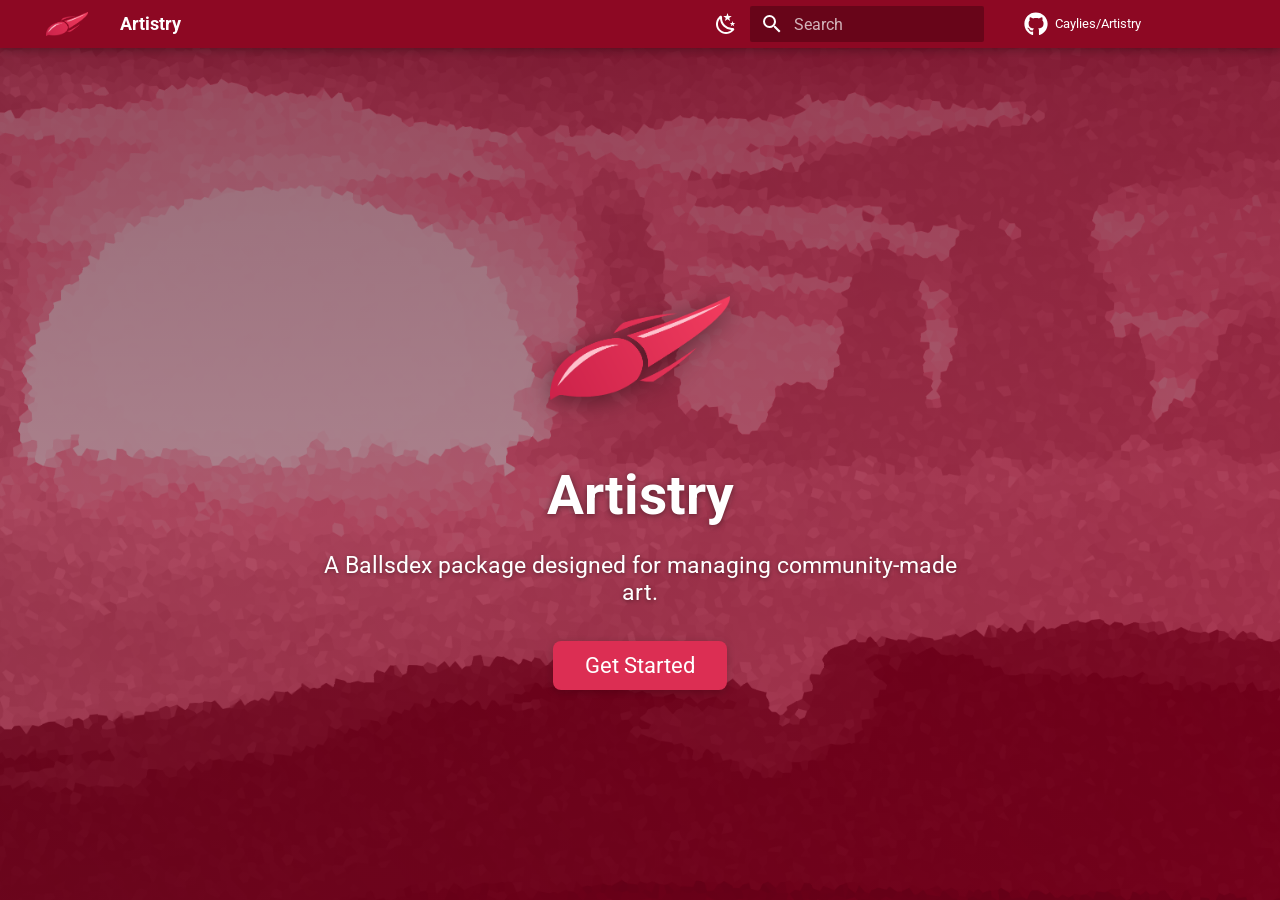
<file: index.html>
<!doctype html>
<html lang="en" class="no-js">
  <head>
    
      <meta charset="utf-8">
      <meta name="viewport" content="width=device-width,initial-scale=1">
      
      
        <meta name="author" content="Cayla">
      
      
      
      
      
        
      
      
      <link rel="icon" href="assets/logo.png">
      <meta name="generator" content="mkdocs-1.6.1, mkdocs-material-9.7.6">
    
    
      
        <title>Artistry</title>
      
    
    
      <link rel="stylesheet" href="assets/stylesheets/main.484c7ddc.min.css">
      
        
        <link rel="stylesheet" href="assets/stylesheets/palette.ab4e12ef.min.css">
      
      


    
    
      
    
    
      
        
        
        <link rel="preconnect" href="https://fonts.gstatic.com" crossorigin>
        <link rel="stylesheet" href="https://fonts.googleapis.com/css?family=Roboto:300,300i,400,400i,700,700i%7CRoboto+Mono:400,400i,700,700i&display=fallback">
        <style>:root{--md-text-font:"Roboto";--md-code-font:"Roboto Mono"}</style>
      
    
    
      <link rel="stylesheet" href="stylesheets/extra.css">
    
    <script>__md_scope=new URL(".",location),__md_hash=e=>[...e].reduce(((e,_)=>(e<<5)-e+_.charCodeAt(0)),0),__md_get=(e,_=localStorage,t=__md_scope)=>JSON.parse(_.getItem(t.pathname+"."+e)),__md_set=(e,_,t=localStorage,a=__md_scope)=>{try{t.setItem(a.pathname+"."+e,JSON.stringify(_))}catch(e){}}</script>
    
      

    
    
  </head>
  
  
    
    
      
    
    
    
    
    <body dir="ltr" data-md-color-scheme="sunset" data-md-color-primary="indigo" data-md-color-accent="indigo">
  
    
    <input class="md-toggle" data-md-toggle="drawer" type="checkbox" id="__drawer" autocomplete="off">
    <input class="md-toggle" data-md-toggle="search" type="checkbox" id="__search" autocomplete="off">
    <label class="md-overlay" for="__drawer"></label>
    <div data-md-component="skip">
      
    </div>
    <div data-md-component="announce">
      
    </div>
    
    
      

  

<header class="md-header md-header--shadow" data-md-component="header">
  <nav class="md-header__inner md-grid" aria-label="Header">
    <a href="." title="Artistry" class="md-header__button md-logo" aria-label="Artistry" data-md-component="logo">
      
  <img src="assets/logo.png" alt="logo">

    </a>
    <label class="md-header__button md-icon" for="__drawer">
      
      <svg xmlns="http://www.w3.org/2000/svg" viewBox="0 0 24 24"><path d="M3 6h18v2H3zm0 5h18v2H3zm0 5h18v2H3z"/></svg>
    </label>
    <div class="md-header__title" data-md-component="header-title">
      <div class="md-header__ellipsis">
        <div class="md-header__topic">
          <span class="md-ellipsis">
            Artistry
          </span>
        </div>
        <div class="md-header__topic" data-md-component="header-topic">
          <span class="md-ellipsis">
            
              Home
            
          </span>
        </div>
      </div>
    </div>
    
      
        <form class="md-header__option" data-md-component="palette">
  
    
    
    
    <input class="md-option" data-md-color-media="(prefers-color-scheme: light)" data-md-color-scheme="sunset" data-md-color-primary="indigo" data-md-color-accent="indigo"  aria-label="Switch to dark mode"  type="radio" name="__palette" id="__palette_0">
    
      <label class="md-header__button md-icon" title="Switch to dark mode" for="__palette_1" hidden>
        <svg xmlns="http://www.w3.org/2000/svg" viewBox="0 0 24 24"><path d="m17.75 4.09-2.53 1.94.91 3.06-2.63-1.81-2.63 1.81.91-3.06-2.53-1.94L12.44 4l1.06-3 1.06 3zm3.5 6.91-1.64 1.25.59 1.98-1.7-1.17-1.7 1.17.59-1.98L15.75 11l2.06-.05L18.5 9l.69 1.95zm-2.28 4.95c.83-.08 1.72 1.1 1.19 1.85-.32.45-.66.87-1.08 1.27C15.17 23 8.84 23 4.94 19.07c-3.91-3.9-3.91-10.24 0-14.14.4-.4.82-.76 1.27-1.08.75-.53 1.93.36 1.85 1.19-.27 2.86.69 5.83 2.89 8.02a9.96 9.96 0 0 0 8.02 2.89m-1.64 2.02a12.08 12.08 0 0 1-7.8-3.47c-2.17-2.19-3.33-5-3.49-7.82-2.81 3.14-2.7 7.96.31 10.98 3.02 3.01 7.84 3.12 10.98.31"/></svg>
      </label>
    
  
    
    
    
    <input class="md-option" data-md-color-media="(prefers-color-scheme: dark)" data-md-color-scheme="sunset-dark" data-md-color-primary="indigo" data-md-color-accent="indigo"  aria-label="Switch to light mode"  type="radio" name="__palette" id="__palette_1">
    
      <label class="md-header__button md-icon" title="Switch to light mode" for="__palette_0" hidden>
        <svg xmlns="http://www.w3.org/2000/svg" viewBox="0 0 24 24"><path d="M12 7a5 5 0 0 1 5 5 5 5 0 0 1-5 5 5 5 0 0 1-5-5 5 5 0 0 1 5-5m0 2a3 3 0 0 0-3 3 3 3 0 0 0 3 3 3 3 0 0 0 3-3 3 3 0 0 0-3-3m0-7 2.39 3.42C13.65 5.15 12.84 5 12 5s-1.65.15-2.39.42zM3.34 7l4.16-.35A7.2 7.2 0 0 0 5.94 8.5c-.44.74-.69 1.5-.83 2.29zm.02 10 1.76-3.77a7.131 7.131 0 0 0 2.38 4.14zM20.65 7l-1.77 3.79a7.02 7.02 0 0 0-2.38-4.15zm-.01 10-4.14.36c.59-.51 1.12-1.14 1.54-1.86.42-.73.69-1.5.83-2.29zM12 22l-2.41-3.44c.74.27 1.55.44 2.41.44.82 0 1.63-.17 2.37-.44z"/></svg>
      </label>
    
  
</form>
      
    
    
      <script>var palette=__md_get("__palette");if(palette&&palette.color){if("(prefers-color-scheme)"===palette.color.media){var media=matchMedia("(prefers-color-scheme: light)"),input=document.querySelector(media.matches?"[data-md-color-media='(prefers-color-scheme: light)']":"[data-md-color-media='(prefers-color-scheme: dark)']");palette.color.media=input.getAttribute("data-md-color-media"),palette.color.scheme=input.getAttribute("data-md-color-scheme"),palette.color.primary=input.getAttribute("data-md-color-primary"),palette.color.accent=input.getAttribute("data-md-color-accent")}for(var[key,value]of Object.entries(palette.color))document.body.setAttribute("data-md-color-"+key,value)}</script>
    
    
    
      
      
        <label class="md-header__button md-icon" for="__search">
          
          <svg xmlns="http://www.w3.org/2000/svg" viewBox="0 0 24 24"><path d="M9.5 3A6.5 6.5 0 0 1 16 9.5c0 1.61-.59 3.09-1.56 4.23l.27.27h.79l5 5-1.5 1.5-5-5v-.79l-.27-.27A6.52 6.52 0 0 1 9.5 16 6.5 6.5 0 0 1 3 9.5 6.5 6.5 0 0 1 9.5 3m0 2C7 5 5 7 5 9.5S7 14 9.5 14 14 12 14 9.5 12 5 9.5 5"/></svg>
        </label>
        <div class="md-search" data-md-component="search" role="dialog">
  <label class="md-search__overlay" for="__search"></label>
  <div class="md-search__inner" role="search">
    <form class="md-search__form" name="search">
      <input type="text" class="md-search__input" name="query" aria-label="Search" placeholder="Search" autocapitalize="off" autocorrect="off" autocomplete="off" spellcheck="false" data-md-component="search-query" required>
      <label class="md-search__icon md-icon" for="__search">
        
        <svg xmlns="http://www.w3.org/2000/svg" viewBox="0 0 24 24"><path d="M9.5 3A6.5 6.5 0 0 1 16 9.5c0 1.61-.59 3.09-1.56 4.23l.27.27h.79l5 5-1.5 1.5-5-5v-.79l-.27-.27A6.52 6.52 0 0 1 9.5 16 6.5 6.5 0 0 1 3 9.5 6.5 6.5 0 0 1 9.5 3m0 2C7 5 5 7 5 9.5S7 14 9.5 14 14 12 14 9.5 12 5 9.5 5"/></svg>
        
        <svg xmlns="http://www.w3.org/2000/svg" viewBox="0 0 24 24"><path d="M20 11v2H8l5.5 5.5-1.42 1.42L4.16 12l7.92-7.92L13.5 5.5 8 11z"/></svg>
      </label>
      <nav class="md-search__options" aria-label="Search">
        
        <button type="reset" class="md-search__icon md-icon" title="Clear" aria-label="Clear" tabindex="-1">
          
          <svg xmlns="http://www.w3.org/2000/svg" viewBox="0 0 24 24"><path d="M19 6.41 17.59 5 12 10.59 6.41 5 5 6.41 10.59 12 5 17.59 6.41 19 12 13.41 17.59 19 19 17.59 13.41 12z"/></svg>
        </button>
      </nav>
      
    </form>
    <div class="md-search__output">
      <div class="md-search__scrollwrap" tabindex="0" data-md-scrollfix>
        <div class="md-search-result" data-md-component="search-result">
          <div class="md-search-result__meta">
            Initializing search
          </div>
          <ol class="md-search-result__list" role="presentation"></ol>
        </div>
      </div>
    </div>
  </div>
</div>
      
    
    
      <div class="md-header__source">
        <a href="https://github.com/Caylies/Artistry" title="Go to repository" class="md-source" data-md-component="source">
  <div class="md-source__icon md-icon">
    
    <svg xmlns="http://www.w3.org/2000/svg" viewBox="0 0 512 512"><!--! Font Awesome Free 7.1.0 by @fontawesome - https://fontawesome.com License - https://fontawesome.com/license/free (Icons: CC BY 4.0, Fonts: SIL OFL 1.1, Code: MIT License) Copyright 2025 Fonticons, Inc.--><path d="M173.9 397.4c0 2-2.3 3.6-5.2 3.6-3.3.3-5.6-1.3-5.6-3.6 0-2 2.3-3.6 5.2-3.6 3-.3 5.6 1.3 5.6 3.6m-31.1-4.5c-.7 2 1.3 4.3 4.3 4.9 2.6 1 5.6 0 6.2-2s-1.3-4.3-4.3-5.2c-2.6-.7-5.5.3-6.2 2.3m44.2-1.7c-2.9.7-4.9 2.6-4.6 4.9.3 2 2.9 3.3 5.9 2.6 2.9-.7 4.9-2.6 4.6-4.6-.3-1.9-3-3.2-5.9-2.9M252.8 8C114.1 8 8 113.3 8 252c0 110.9 69.8 205.8 169.5 239.2 12.8 2.3 17.3-5.6 17.3-12.1 0-6.2-.3-40.4-.3-61.4 0 0-70 15-84.7-29.8 0 0-11.4-29.1-27.8-36.6 0 0-22.9-15.7 1.6-15.4 0 0 24.9 2 38.6 25.8 21.9 38.6 58.6 27.5 72.9 20.9 2.3-16 8.8-27.1 16-33.7-55.9-6.2-112.3-14.3-112.3-110.5 0-27.5 7.6-41.3 23.6-58.9-2.6-6.5-11.1-33.3 2.6-67.9 20.9-6.5 69 27 69 27 20-5.6 41.5-8.5 62.8-8.5s42.8 2.9 62.8 8.5c0 0 48.1-33.6 69-27 13.7 34.7 5.2 61.4 2.6 67.9 16 17.7 25.8 31.5 25.8 58.9 0 96.5-58.9 104.2-114.8 110.5 9.2 7.9 17 22.9 17 46.4 0 33.7-.3 75.4-.3 83.6 0 6.5 4.6 14.4 17.3 12.1C436.2 457.8 504 362.9 504 252 504 113.3 391.5 8 252.8 8M105.2 352.9c-1.3 1-1 3.3.7 5.2 1.6 1.6 3.9 2.3 5.2 1 1.3-1 1-3.3-.7-5.2-1.6-1.6-3.9-2.3-5.2-1m-10.8-8.1c-.7 1.3.3 2.9 2.3 3.9 1.6 1 3.6.7 4.3-.7.7-1.3-.3-2.9-2.3-3.9-2-.6-3.6-.3-4.3.7m32.4 35.6c-1.6 1.3-1 4.3 1.3 6.2 2.3 2.3 5.2 2.6 6.5 1 1.3-1.3.7-4.3-1.3-6.2-2.2-2.3-5.2-2.6-6.5-1m-11.4-14.7c-1.6 1-1.6 3.6 0 5.9s4.3 3.3 5.6 2.3c1.6-1.3 1.6-3.9 0-6.2-1.4-2.3-4-3.3-5.6-2"/></svg>
  </div>
  <div class="md-source__repository">
    Caylies/Artistry
  </div>
</a>
      </div>
    
  </nav>
  
</header>
    
    <div class="md-container" data-md-component="container">
      
      


        
          
        
      

<style>
  .md-header { position: initial }
  .md-main { display: none }
</style>

<section class="mdx-hero" style="flex-grow: 1;">
  <div class="mdx-hero__inner">
    <img src="assets/logo.png" alt="Artistry logo" class="mdx-hero__logo">
    <h1 class="mdx-hero__title">Artistry</h1>
    <p class="mdx-hero__subtitle">A Ballsdex package designed for managing community-made art.</p>
    <a href="getting-started/about" class="md-button md-button--primary mdx-hero__button">Get Started</a>
  </div>
</section>

      <main class="md-main" data-md-component="main">
        <div class="md-main__inner md-grid">
          
            
              
              <div class="md-sidebar md-sidebar--primary" data-md-component="sidebar" data-md-type="navigation" >
                <div class="md-sidebar__scrollwrap">
                  <div class="md-sidebar__inner">
                    



<nav class="md-nav md-nav--primary" aria-label="Navigation" data-md-level="0">
  <label class="md-nav__title" for="__drawer">
    <a href="." title="Artistry" class="md-nav__button md-logo" aria-label="Artistry" data-md-component="logo">
      
  <img src="assets/logo.png" alt="logo">

    </a>
    Artistry
  </label>
  
    <div class="md-nav__source">
      <a href="https://github.com/Caylies/Artistry" title="Go to repository" class="md-source" data-md-component="source">
  <div class="md-source__icon md-icon">
    
    <svg xmlns="http://www.w3.org/2000/svg" viewBox="0 0 512 512"><!--! Font Awesome Free 7.1.0 by @fontawesome - https://fontawesome.com License - https://fontawesome.com/license/free (Icons: CC BY 4.0, Fonts: SIL OFL 1.1, Code: MIT License) Copyright 2025 Fonticons, Inc.--><path d="M173.9 397.4c0 2-2.3 3.6-5.2 3.6-3.3.3-5.6-1.3-5.6-3.6 0-2 2.3-3.6 5.2-3.6 3-.3 5.6 1.3 5.6 3.6m-31.1-4.5c-.7 2 1.3 4.3 4.3 4.9 2.6 1 5.6 0 6.2-2s-1.3-4.3-4.3-5.2c-2.6-.7-5.5.3-6.2 2.3m44.2-1.7c-2.9.7-4.9 2.6-4.6 4.9.3 2 2.9 3.3 5.9 2.6 2.9-.7 4.9-2.6 4.6-4.6-.3-1.9-3-3.2-5.9-2.9M252.8 8C114.1 8 8 113.3 8 252c0 110.9 69.8 205.8 169.5 239.2 12.8 2.3 17.3-5.6 17.3-12.1 0-6.2-.3-40.4-.3-61.4 0 0-70 15-84.7-29.8 0 0-11.4-29.1-27.8-36.6 0 0-22.9-15.7 1.6-15.4 0 0 24.9 2 38.6 25.8 21.9 38.6 58.6 27.5 72.9 20.9 2.3-16 8.8-27.1 16-33.7-55.9-6.2-112.3-14.3-112.3-110.5 0-27.5 7.6-41.3 23.6-58.9-2.6-6.5-11.1-33.3 2.6-67.9 20.9-6.5 69 27 69 27 20-5.6 41.5-8.5 62.8-8.5s42.8 2.9 62.8 8.5c0 0 48.1-33.6 69-27 13.7 34.7 5.2 61.4 2.6 67.9 16 17.7 25.8 31.5 25.8 58.9 0 96.5-58.9 104.2-114.8 110.5 9.2 7.9 17 22.9 17 46.4 0 33.7-.3 75.4-.3 83.6 0 6.5 4.6 14.4 17.3 12.1C436.2 457.8 504 362.9 504 252 504 113.3 391.5 8 252.8 8M105.2 352.9c-1.3 1-1 3.3.7 5.2 1.6 1.6 3.9 2.3 5.2 1 1.3-1 1-3.3-.7-5.2-1.6-1.6-3.9-2.3-5.2-1m-10.8-8.1c-.7 1.3.3 2.9 2.3 3.9 1.6 1 3.6.7 4.3-.7.7-1.3-.3-2.9-2.3-3.9-2-.6-3.6-.3-4.3.7m32.4 35.6c-1.6 1.3-1 4.3 1.3 6.2 2.3 2.3 5.2 2.6 6.5 1 1.3-1.3.7-4.3-1.3-6.2-2.2-2.3-5.2-2.6-6.5-1m-11.4-14.7c-1.6 1-1.6 3.6 0 5.9s4.3 3.3 5.6 2.3c1.6-1.3 1.6-3.9 0-6.2-1.4-2.3-4-3.3-5.6-2"/></svg>
  </div>
  <div class="md-source__repository">
    Caylies/Artistry
  </div>
</a>
    </div>
  
  <ul class="md-nav__list" data-md-scrollfix>
    
      
      
  
  
  
  
    
    
    
    
    
    <li class="md-nav__item md-nav__item--nested">
      
        
        
        <input class="md-nav__toggle md-toggle " type="checkbox" id="__nav_1" >
        
          
          <label class="md-nav__link" for="__nav_1" id="__nav_1_label" tabindex="0">
            
  
  
  <span class="md-ellipsis">
    
  
    Getting Started
  

    
  </span>
  
  

            <span class="md-nav__icon md-icon"></span>
          </label>
        
        <nav class="md-nav" data-md-level="1" aria-labelledby="__nav_1_label" aria-expanded="false">
          <label class="md-nav__title" for="__nav_1">
            <span class="md-nav__icon md-icon"></span>
            
  
    Getting Started
  

          </label>
          <ul class="md-nav__list" data-md-scrollfix>
            
              
                
  
  
  
  
    <li class="md-nav__item">
      <a href="getting-started/about/" class="md-nav__link">
        
  
  
  <span class="md-ellipsis">
    
  
    What is Artistry?
  

    
  </span>
  
  

      </a>
    </li>
  

              
            
              
                
  
  
  
  
    <li class="md-nav__item">
      <a href="getting-started/configuration/" class="md-nav__link">
        
  
  
  <span class="md-ellipsis">
    
  
    Configuration
  

    
  </span>
  
  

      </a>
    </li>
  

              
            
              
                
  
  
  
  
    <li class="md-nav__item">
      <a href="getting-started/permissions/" class="md-nav__link">
        
  
  
  <span class="md-ellipsis">
    
  
    Permissions
  

    
  </span>
  
  

      </a>
    </li>
  

              
            
              
                
  
  
  
  
    <li class="md-nav__item">
      <a href="getting-started/generation/" class="md-nav__link">
        
  
  
  <span class="md-ellipsis">
    
  
    Generation
  

    
  </span>
  
  

      </a>
    </li>
  

              
            
              
                
  
  
  
  
    <li class="md-nav__item">
      <a href="getting-started/accepting/" class="md-nav__link">
        
  
  
  <span class="md-ellipsis">
    
  
    Accepting Art
  

    
  </span>
  
  

      </a>
    </li>
  

              
            
          </ul>
        </nav>
      
    </li>
  

    
      
      
  
  
  
  
    <li class="md-nav__item">
      <a href="changelog/" class="md-nav__link">
        
  
  
  <span class="md-ellipsis">
    
  
    Changelog
  

    
  </span>
  
  

      </a>
    </li>
  

    
  </ul>
</nav>
                  </div>
                </div>
              </div>
            
            
              
              <div class="md-sidebar md-sidebar--secondary" data-md-component="sidebar" data-md-type="toc" >
                <div class="md-sidebar__scrollwrap">
                  <div class="md-sidebar__inner">
                    

<nav class="md-nav md-nav--secondary" aria-label="Table of contents">
  
  
  
  
</nav>
                  </div>
                </div>
              </div>
            
          
          
            <div class="md-content" data-md-component="content">
              
              <article class="md-content__inner md-typeset">
                
                  


  
  


  <h1>Home</h1>









  
  






                
              </article>
            </div>
          
          
<script>var target=document.getElementById(location.hash.slice(1));target&&target.name&&(target.checked=target.name.startsWith("__tabbed_"))</script>
        </div>
        
      </main>
      
    </div>
    <div class="md-dialog" data-md-component="dialog">
      <div class="md-dialog__inner md-typeset"></div>
    </div>
    
    
    
      
      
      <script id="__config" type="application/json">{"annotate": null, "base": ".", "features": ["content.code.copy", "content.code.annotate", "content.code.select", "navigation.footer", "toc.follow"], "search": "assets/javascripts/workers/search.2c215733.min.js", "tags": null, "translations": {"clipboard.copied": "Copied to clipboard", "clipboard.copy": "Copy to clipboard", "search.result.more.one": "1 more on this page", "search.result.more.other": "# more on this page", "search.result.none": "No matching documents", "search.result.one": "1 matching document", "search.result.other": "# matching documents", "search.result.placeholder": "Type to start searching", "search.result.term.missing": "Missing", "select.version": "Select version"}, "version": null}</script>
    
    
      <script src="assets/javascripts/bundle.79ae519e.min.js"></script>
      
    
  </body>
</html>
</file>
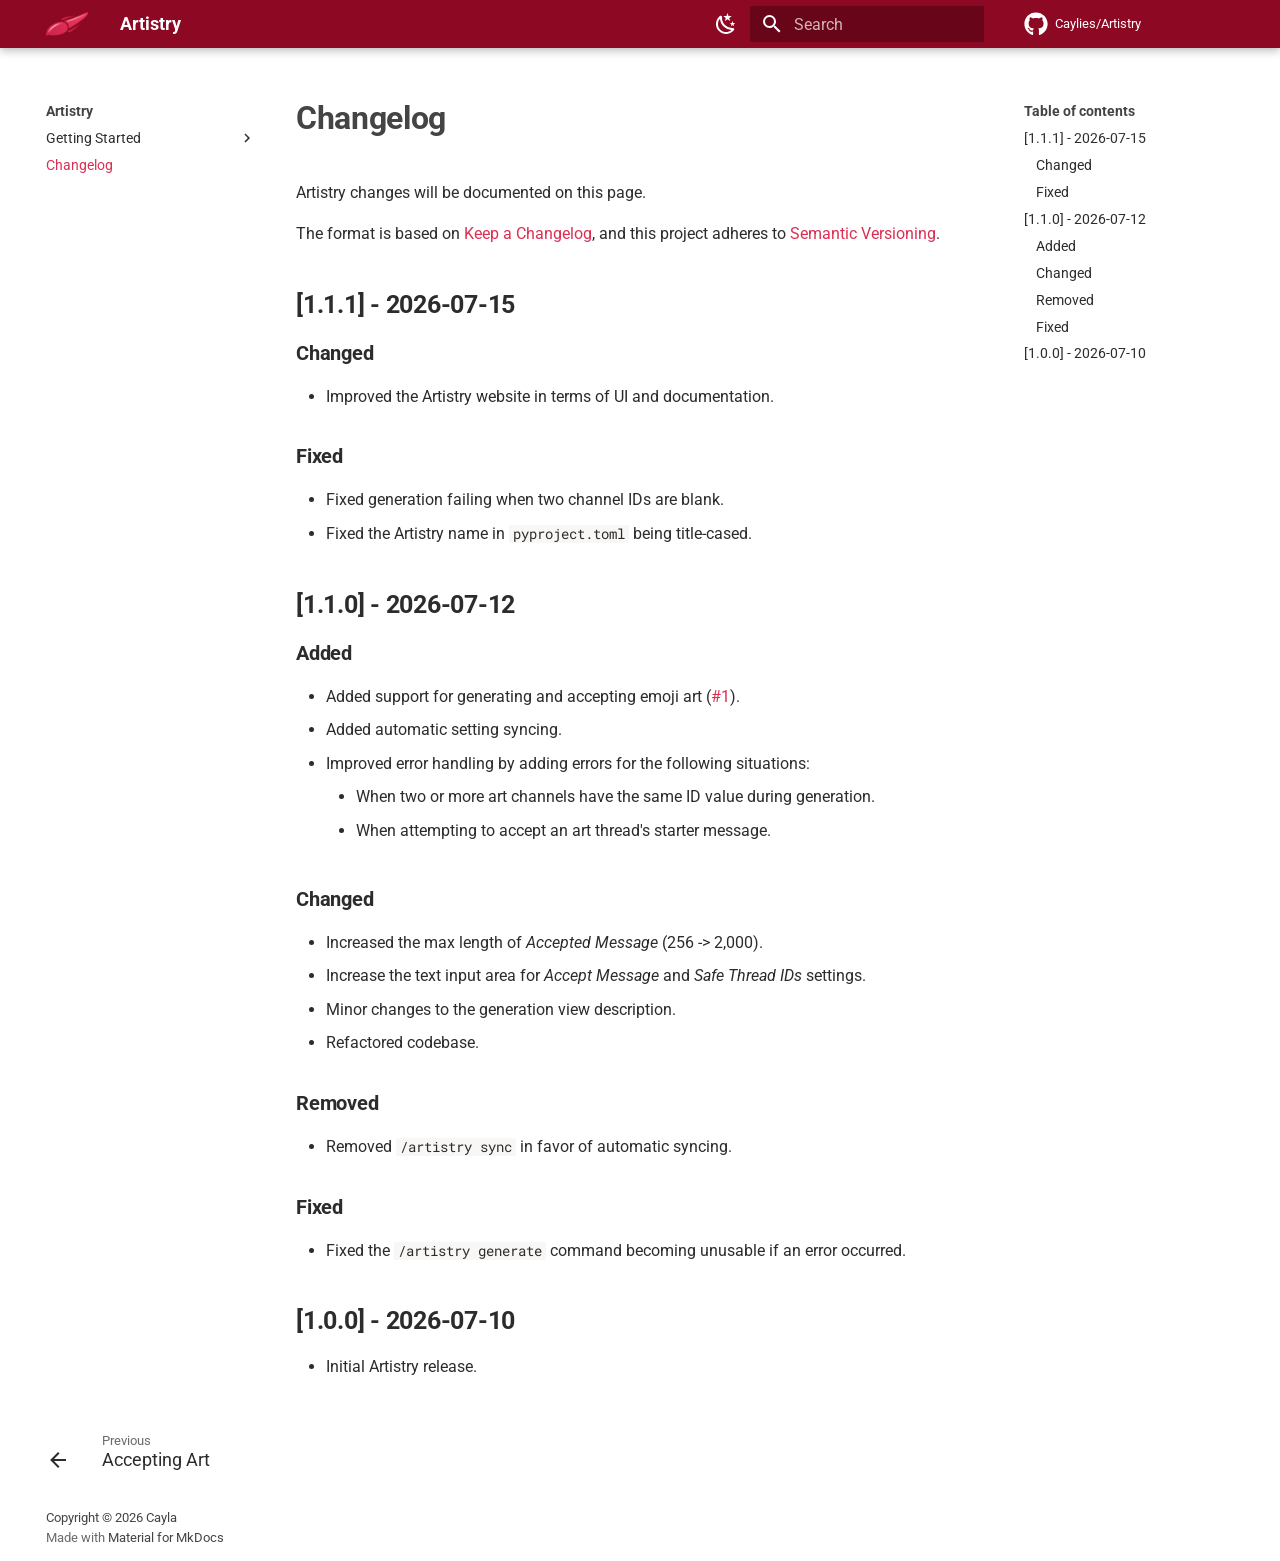
<file: changelog/index.html>
<!doctype html>
<html lang="en" class="no-js">
  <head>
    
      <meta charset="utf-8">
      <meta name="viewport" content="width=device-width,initial-scale=1">
      
      
        <meta name="author" content="Cayla">
      
      
      
        <link rel="prev" href="../getting-started/accepting/">
      
      
      
        
      
      
      <link rel="icon" href="../assets/logo.png">
      <meta name="generator" content="mkdocs-1.6.1, mkdocs-material-9.7.6">
    
    
      
        <title>Changelog - Artistry</title>
      
    
    
      <link rel="stylesheet" href="../assets/stylesheets/main.484c7ddc.min.css">
      
        
        <link rel="stylesheet" href="../assets/stylesheets/palette.ab4e12ef.min.css">
      
      


    
    
      
    
    
      
        
        
        <link rel="preconnect" href="https://fonts.gstatic.com" crossorigin>
        <link rel="stylesheet" href="https://fonts.googleapis.com/css?family=Roboto:300,300i,400,400i,700,700i%7CRoboto+Mono:400,400i,700,700i&display=fallback">
        <style>:root{--md-text-font:"Roboto";--md-code-font:"Roboto Mono"}</style>
      
    
    
      <link rel="stylesheet" href="../stylesheets/extra.css">
    
    <script>__md_scope=new URL("..",location),__md_hash=e=>[...e].reduce(((e,_)=>(e<<5)-e+_.charCodeAt(0)),0),__md_get=(e,_=localStorage,t=__md_scope)=>JSON.parse(_.getItem(t.pathname+"."+e)),__md_set=(e,_,t=localStorage,a=__md_scope)=>{try{t.setItem(a.pathname+"."+e,JSON.stringify(_))}catch(e){}}</script>
    
      

    
    
  </head>
  
  
    
    
      
    
    
    
    
    <body dir="ltr" data-md-color-scheme="sunset" data-md-color-primary="indigo" data-md-color-accent="indigo">
  
    
    <input class="md-toggle" data-md-toggle="drawer" type="checkbox" id="__drawer" autocomplete="off">
    <input class="md-toggle" data-md-toggle="search" type="checkbox" id="__search" autocomplete="off">
    <label class="md-overlay" for="__drawer"></label>
    <div data-md-component="skip">
      
        
        <a href="#changelog" class="md-skip">
          Skip to content
        </a>
      
    </div>
    <div data-md-component="announce">
      
    </div>
    
    
      

  

<header class="md-header md-header--shadow" data-md-component="header">
  <nav class="md-header__inner md-grid" aria-label="Header">
    <a href=".." title="Artistry" class="md-header__button md-logo" aria-label="Artistry" data-md-component="logo">
      
  <img src="../assets/logo.png" alt="logo">

    </a>
    <label class="md-header__button md-icon" for="__drawer">
      
      <svg xmlns="http://www.w3.org/2000/svg" viewBox="0 0 24 24"><path d="M3 6h18v2H3zm0 5h18v2H3zm0 5h18v2H3z"/></svg>
    </label>
    <div class="md-header__title" data-md-component="header-title">
      <div class="md-header__ellipsis">
        <div class="md-header__topic">
          <span class="md-ellipsis">
            Artistry
          </span>
        </div>
        <div class="md-header__topic" data-md-component="header-topic">
          <span class="md-ellipsis">
            
              Changelog
            
          </span>
        </div>
      </div>
    </div>
    
      
        <form class="md-header__option" data-md-component="palette">
  
    
    
    
    <input class="md-option" data-md-color-media="(prefers-color-scheme: light)" data-md-color-scheme="sunset" data-md-color-primary="indigo" data-md-color-accent="indigo"  aria-label="Switch to dark mode"  type="radio" name="__palette" id="__palette_0">
    
      <label class="md-header__button md-icon" title="Switch to dark mode" for="__palette_1" hidden>
        <svg xmlns="http://www.w3.org/2000/svg" viewBox="0 0 24 24"><path d="m17.75 4.09-2.53 1.94.91 3.06-2.63-1.81-2.63 1.81.91-3.06-2.53-1.94L12.44 4l1.06-3 1.06 3zm3.5 6.91-1.64 1.25.59 1.98-1.7-1.17-1.7 1.17.59-1.98L15.75 11l2.06-.05L18.5 9l.69 1.95zm-2.28 4.95c.83-.08 1.72 1.1 1.19 1.85-.32.45-.66.87-1.08 1.27C15.17 23 8.84 23 4.94 19.07c-3.91-3.9-3.91-10.24 0-14.14.4-.4.82-.76 1.27-1.08.75-.53 1.93.36 1.85 1.19-.27 2.86.69 5.83 2.89 8.02a9.96 9.96 0 0 0 8.02 2.89m-1.64 2.02a12.08 12.08 0 0 1-7.8-3.47c-2.17-2.19-3.33-5-3.49-7.82-2.81 3.14-2.7 7.96.31 10.98 3.02 3.01 7.84 3.12 10.98.31"/></svg>
      </label>
    
  
    
    
    
    <input class="md-option" data-md-color-media="(prefers-color-scheme: dark)" data-md-color-scheme="sunset-dark" data-md-color-primary="indigo" data-md-color-accent="indigo"  aria-label="Switch to light mode"  type="radio" name="__palette" id="__palette_1">
    
      <label class="md-header__button md-icon" title="Switch to light mode" for="__palette_0" hidden>
        <svg xmlns="http://www.w3.org/2000/svg" viewBox="0 0 24 24"><path d="M12 7a5 5 0 0 1 5 5 5 5 0 0 1-5 5 5 5 0 0 1-5-5 5 5 0 0 1 5-5m0 2a3 3 0 0 0-3 3 3 3 0 0 0 3 3 3 3 0 0 0 3-3 3 3 0 0 0-3-3m0-7 2.39 3.42C13.65 5.15 12.84 5 12 5s-1.65.15-2.39.42zM3.34 7l4.16-.35A7.2 7.2 0 0 0 5.94 8.5c-.44.74-.69 1.5-.83 2.29zm.02 10 1.76-3.77a7.131 7.131 0 0 0 2.38 4.14zM20.65 7l-1.77 3.79a7.02 7.02 0 0 0-2.38-4.15zm-.01 10-4.14.36c.59-.51 1.12-1.14 1.54-1.86.42-.73.69-1.5.83-2.29zM12 22l-2.41-3.44c.74.27 1.55.44 2.41.44.82 0 1.63-.17 2.37-.44z"/></svg>
      </label>
    
  
</form>
      
    
    
      <script>var palette=__md_get("__palette");if(palette&&palette.color){if("(prefers-color-scheme)"===palette.color.media){var media=matchMedia("(prefers-color-scheme: light)"),input=document.querySelector(media.matches?"[data-md-color-media='(prefers-color-scheme: light)']":"[data-md-color-media='(prefers-color-scheme: dark)']");palette.color.media=input.getAttribute("data-md-color-media"),palette.color.scheme=input.getAttribute("data-md-color-scheme"),palette.color.primary=input.getAttribute("data-md-color-primary"),palette.color.accent=input.getAttribute("data-md-color-accent")}for(var[key,value]of Object.entries(palette.color))document.body.setAttribute("data-md-color-"+key,value)}</script>
    
    
    
      
      
        <label class="md-header__button md-icon" for="__search">
          
          <svg xmlns="http://www.w3.org/2000/svg" viewBox="0 0 24 24"><path d="M9.5 3A6.5 6.5 0 0 1 16 9.5c0 1.61-.59 3.09-1.56 4.23l.27.27h.79l5 5-1.5 1.5-5-5v-.79l-.27-.27A6.52 6.52 0 0 1 9.5 16 6.5 6.5 0 0 1 3 9.5 6.5 6.5 0 0 1 9.5 3m0 2C7 5 5 7 5 9.5S7 14 9.5 14 14 12 14 9.5 12 5 9.5 5"/></svg>
        </label>
        <div class="md-search" data-md-component="search" role="dialog">
  <label class="md-search__overlay" for="__search"></label>
  <div class="md-search__inner" role="search">
    <form class="md-search__form" name="search">
      <input type="text" class="md-search__input" name="query" aria-label="Search" placeholder="Search" autocapitalize="off" autocorrect="off" autocomplete="off" spellcheck="false" data-md-component="search-query" required>
      <label class="md-search__icon md-icon" for="__search">
        
        <svg xmlns="http://www.w3.org/2000/svg" viewBox="0 0 24 24"><path d="M9.5 3A6.5 6.5 0 0 1 16 9.5c0 1.61-.59 3.09-1.56 4.23l.27.27h.79l5 5-1.5 1.5-5-5v-.79l-.27-.27A6.52 6.52 0 0 1 9.5 16 6.5 6.5 0 0 1 3 9.5 6.5 6.5 0 0 1 9.5 3m0 2C7 5 5 7 5 9.5S7 14 9.5 14 14 12 14 9.5 12 5 9.5 5"/></svg>
        
        <svg xmlns="http://www.w3.org/2000/svg" viewBox="0 0 24 24"><path d="M20 11v2H8l5.5 5.5-1.42 1.42L4.16 12l7.92-7.92L13.5 5.5 8 11z"/></svg>
      </label>
      <nav class="md-search__options" aria-label="Search">
        
        <button type="reset" class="md-search__icon md-icon" title="Clear" aria-label="Clear" tabindex="-1">
          
          <svg xmlns="http://www.w3.org/2000/svg" viewBox="0 0 24 24"><path d="M19 6.41 17.59 5 12 10.59 6.41 5 5 6.41 10.59 12 5 17.59 6.41 19 12 13.41 17.59 19 19 17.59 13.41 12z"/></svg>
        </button>
      </nav>
      
    </form>
    <div class="md-search__output">
      <div class="md-search__scrollwrap" tabindex="0" data-md-scrollfix>
        <div class="md-search-result" data-md-component="search-result">
          <div class="md-search-result__meta">
            Initializing search
          </div>
          <ol class="md-search-result__list" role="presentation"></ol>
        </div>
      </div>
    </div>
  </div>
</div>
      
    
    
      <div class="md-header__source">
        <a href="https://github.com/Caylies/Artistry" title="Go to repository" class="md-source" data-md-component="source">
  <div class="md-source__icon md-icon">
    
    <svg xmlns="http://www.w3.org/2000/svg" viewBox="0 0 512 512"><!--! Font Awesome Free 7.1.0 by @fontawesome - https://fontawesome.com License - https://fontawesome.com/license/free (Icons: CC BY 4.0, Fonts: SIL OFL 1.1, Code: MIT License) Copyright 2025 Fonticons, Inc.--><path d="M173.9 397.4c0 2-2.3 3.6-5.2 3.6-3.3.3-5.6-1.3-5.6-3.6 0-2 2.3-3.6 5.2-3.6 3-.3 5.6 1.3 5.6 3.6m-31.1-4.5c-.7 2 1.3 4.3 4.3 4.9 2.6 1 5.6 0 6.2-2s-1.3-4.3-4.3-5.2c-2.6-.7-5.5.3-6.2 2.3m44.2-1.7c-2.9.7-4.9 2.6-4.6 4.9.3 2 2.9 3.3 5.9 2.6 2.9-.7 4.9-2.6 4.6-4.6-.3-1.9-3-3.2-5.9-2.9M252.8 8C114.1 8 8 113.3 8 252c0 110.9 69.8 205.8 169.5 239.2 12.8 2.3 17.3-5.6 17.3-12.1 0-6.2-.3-40.4-.3-61.4 0 0-70 15-84.7-29.8 0 0-11.4-29.1-27.8-36.6 0 0-22.9-15.7 1.6-15.4 0 0 24.9 2 38.6 25.8 21.9 38.6 58.6 27.5 72.9 20.9 2.3-16 8.8-27.1 16-33.7-55.9-6.2-112.3-14.3-112.3-110.5 0-27.5 7.6-41.3 23.6-58.9-2.6-6.5-11.1-33.3 2.6-67.9 20.9-6.5 69 27 69 27 20-5.6 41.5-8.5 62.8-8.5s42.8 2.9 62.8 8.5c0 0 48.1-33.6 69-27 13.7 34.7 5.2 61.4 2.6 67.9 16 17.7 25.8 31.5 25.8 58.9 0 96.5-58.9 104.2-114.8 110.5 9.2 7.9 17 22.9 17 46.4 0 33.7-.3 75.4-.3 83.6 0 6.5 4.6 14.4 17.3 12.1C436.2 457.8 504 362.9 504 252 504 113.3 391.5 8 252.8 8M105.2 352.9c-1.3 1-1 3.3.7 5.2 1.6 1.6 3.9 2.3 5.2 1 1.3-1 1-3.3-.7-5.2-1.6-1.6-3.9-2.3-5.2-1m-10.8-8.1c-.7 1.3.3 2.9 2.3 3.9 1.6 1 3.6.7 4.3-.7.7-1.3-.3-2.9-2.3-3.9-2-.6-3.6-.3-4.3.7m32.4 35.6c-1.6 1.3-1 4.3 1.3 6.2 2.3 2.3 5.2 2.6 6.5 1 1.3-1.3.7-4.3-1.3-6.2-2.2-2.3-5.2-2.6-6.5-1m-11.4-14.7c-1.6 1-1.6 3.6 0 5.9s4.3 3.3 5.6 2.3c1.6-1.3 1.6-3.9 0-6.2-1.4-2.3-4-3.3-5.6-2"/></svg>
  </div>
  <div class="md-source__repository">
    Caylies/Artistry
  </div>
</a>
      </div>
    
  </nav>
  
</header>
    
    <div class="md-container" data-md-component="container">
      
      
        
          
        
      
      <main class="md-main" data-md-component="main">
        <div class="md-main__inner md-grid">
          
            
              
              <div class="md-sidebar md-sidebar--primary" data-md-component="sidebar" data-md-type="navigation" >
                <div class="md-sidebar__scrollwrap">
                  <div class="md-sidebar__inner">
                    



<nav class="md-nav md-nav--primary" aria-label="Navigation" data-md-level="0">
  <label class="md-nav__title" for="__drawer">
    <a href=".." title="Artistry" class="md-nav__button md-logo" aria-label="Artistry" data-md-component="logo">
      
  <img src="../assets/logo.png" alt="logo">

    </a>
    Artistry
  </label>
  
    <div class="md-nav__source">
      <a href="https://github.com/Caylies/Artistry" title="Go to repository" class="md-source" data-md-component="source">
  <div class="md-source__icon md-icon">
    
    <svg xmlns="http://www.w3.org/2000/svg" viewBox="0 0 512 512"><!--! Font Awesome Free 7.1.0 by @fontawesome - https://fontawesome.com License - https://fontawesome.com/license/free (Icons: CC BY 4.0, Fonts: SIL OFL 1.1, Code: MIT License) Copyright 2025 Fonticons, Inc.--><path d="M173.9 397.4c0 2-2.3 3.6-5.2 3.6-3.3.3-5.6-1.3-5.6-3.6 0-2 2.3-3.6 5.2-3.6 3-.3 5.6 1.3 5.6 3.6m-31.1-4.5c-.7 2 1.3 4.3 4.3 4.9 2.6 1 5.6 0 6.2-2s-1.3-4.3-4.3-5.2c-2.6-.7-5.5.3-6.2 2.3m44.2-1.7c-2.9.7-4.9 2.6-4.6 4.9.3 2 2.9 3.3 5.9 2.6 2.9-.7 4.9-2.6 4.6-4.6-.3-1.9-3-3.2-5.9-2.9M252.8 8C114.1 8 8 113.3 8 252c0 110.9 69.8 205.8 169.5 239.2 12.8 2.3 17.3-5.6 17.3-12.1 0-6.2-.3-40.4-.3-61.4 0 0-70 15-84.7-29.8 0 0-11.4-29.1-27.8-36.6 0 0-22.9-15.7 1.6-15.4 0 0 24.9 2 38.6 25.8 21.9 38.6 58.6 27.5 72.9 20.9 2.3-16 8.8-27.1 16-33.7-55.9-6.2-112.3-14.3-112.3-110.5 0-27.5 7.6-41.3 23.6-58.9-2.6-6.5-11.1-33.3 2.6-67.9 20.9-6.5 69 27 69 27 20-5.6 41.5-8.5 62.8-8.5s42.8 2.9 62.8 8.5c0 0 48.1-33.6 69-27 13.7 34.7 5.2 61.4 2.6 67.9 16 17.7 25.8 31.5 25.8 58.9 0 96.5-58.9 104.2-114.8 110.5 9.2 7.9 17 22.9 17 46.4 0 33.7-.3 75.4-.3 83.6 0 6.5 4.6 14.4 17.3 12.1C436.2 457.8 504 362.9 504 252 504 113.3 391.5 8 252.8 8M105.2 352.9c-1.3 1-1 3.3.7 5.2 1.6 1.6 3.9 2.3 5.2 1 1.3-1 1-3.3-.7-5.2-1.6-1.6-3.9-2.3-5.2-1m-10.8-8.1c-.7 1.3.3 2.9 2.3 3.9 1.6 1 3.6.7 4.3-.7.7-1.3-.3-2.9-2.3-3.9-2-.6-3.6-.3-4.3.7m32.4 35.6c-1.6 1.3-1 4.3 1.3 6.2 2.3 2.3 5.2 2.6 6.5 1 1.3-1.3.7-4.3-1.3-6.2-2.2-2.3-5.2-2.6-6.5-1m-11.4-14.7c-1.6 1-1.6 3.6 0 5.9s4.3 3.3 5.6 2.3c1.6-1.3 1.6-3.9 0-6.2-1.4-2.3-4-3.3-5.6-2"/></svg>
  </div>
  <div class="md-source__repository">
    Caylies/Artistry
  </div>
</a>
    </div>
  
  <ul class="md-nav__list" data-md-scrollfix>
    
      
      
  
  
  
  
    
    
    
    
    
    <li class="md-nav__item md-nav__item--nested">
      
        
        
        <input class="md-nav__toggle md-toggle " type="checkbox" id="__nav_1" >
        
          
          <label class="md-nav__link" for="__nav_1" id="__nav_1_label" tabindex="0">
            
  
  
  <span class="md-ellipsis">
    
  
    Getting Started
  

    
  </span>
  
  

            <span class="md-nav__icon md-icon"></span>
          </label>
        
        <nav class="md-nav" data-md-level="1" aria-labelledby="__nav_1_label" aria-expanded="false">
          <label class="md-nav__title" for="__nav_1">
            <span class="md-nav__icon md-icon"></span>
            
  
    Getting Started
  

          </label>
          <ul class="md-nav__list" data-md-scrollfix>
            
              
                
  
  
  
  
    <li class="md-nav__item">
      <a href="../getting-started/about/" class="md-nav__link">
        
  
  
  <span class="md-ellipsis">
    
  
    What is Artistry?
  

    
  </span>
  
  

      </a>
    </li>
  

              
            
              
                
  
  
  
  
    <li class="md-nav__item">
      <a href="../getting-started/configuration/" class="md-nav__link">
        
  
  
  <span class="md-ellipsis">
    
  
    Configuration
  

    
  </span>
  
  

      </a>
    </li>
  

              
            
              
                
  
  
  
  
    <li class="md-nav__item">
      <a href="../getting-started/permissions/" class="md-nav__link">
        
  
  
  <span class="md-ellipsis">
    
  
    Permissions
  

    
  </span>
  
  

      </a>
    </li>
  

              
            
              
                
  
  
  
  
    <li class="md-nav__item">
      <a href="../getting-started/generation/" class="md-nav__link">
        
  
  
  <span class="md-ellipsis">
    
  
    Generation
  

    
  </span>
  
  

      </a>
    </li>
  

              
            
              
                
  
  
  
  
    <li class="md-nav__item">
      <a href="../getting-started/accepting/" class="md-nav__link">
        
  
  
  <span class="md-ellipsis">
    
  
    Accepting Art
  

    
  </span>
  
  

      </a>
    </li>
  

              
            
          </ul>
        </nav>
      
    </li>
  

    
      
      
  
  
    
  
  
  
    <li class="md-nav__item md-nav__item--active">
      
      <input class="md-nav__toggle md-toggle" type="checkbox" id="__toc">
      
      
        
      
      
        <label class="md-nav__link md-nav__link--active" for="__toc">
          
  
  
  <span class="md-ellipsis">
    
  
    Changelog
  

    
  </span>
  
  

          <span class="md-nav__icon md-icon"></span>
        </label>
      
      <a href="./" class="md-nav__link md-nav__link--active">
        
  
  
  <span class="md-ellipsis">
    
  
    Changelog
  

    
  </span>
  
  

      </a>
      
        

<nav class="md-nav md-nav--secondary" aria-label="Table of contents">
  
  
  
    
  
  
    <label class="md-nav__title" for="__toc">
      <span class="md-nav__icon md-icon"></span>
      Table of contents
    </label>
    <ul class="md-nav__list" data-md-component="toc" data-md-scrollfix>
      
        <li class="md-nav__item">
  <a href="#111-2026-07-15" class="md-nav__link">
    <span class="md-ellipsis">
      
        [1.1.1] - 2026-07-15
      
    </span>
  </a>
  
    <nav class="md-nav" aria-label="[1.1.1] - 2026-07-15">
      <ul class="md-nav__list">
        
          <li class="md-nav__item">
  <a href="#changed" class="md-nav__link">
    <span class="md-ellipsis">
      
        Changed
      
    </span>
  </a>
  
</li>
        
          <li class="md-nav__item">
  <a href="#fixed" class="md-nav__link">
    <span class="md-ellipsis">
      
        Fixed
      
    </span>
  </a>
  
</li>
        
      </ul>
    </nav>
  
</li>
      
        <li class="md-nav__item">
  <a href="#110-2026-07-12" class="md-nav__link">
    <span class="md-ellipsis">
      
        [1.1.0] - 2026-07-12
      
    </span>
  </a>
  
    <nav class="md-nav" aria-label="[1.1.0] - 2026-07-12">
      <ul class="md-nav__list">
        
          <li class="md-nav__item">
  <a href="#added" class="md-nav__link">
    <span class="md-ellipsis">
      
        Added
      
    </span>
  </a>
  
</li>
        
          <li class="md-nav__item">
  <a href="#changed_1" class="md-nav__link">
    <span class="md-ellipsis">
      
        Changed
      
    </span>
  </a>
  
</li>
        
          <li class="md-nav__item">
  <a href="#removed" class="md-nav__link">
    <span class="md-ellipsis">
      
        Removed
      
    </span>
  </a>
  
</li>
        
          <li class="md-nav__item">
  <a href="#fixed_1" class="md-nav__link">
    <span class="md-ellipsis">
      
        Fixed
      
    </span>
  </a>
  
</li>
        
      </ul>
    </nav>
  
</li>
      
        <li class="md-nav__item">
  <a href="#100-2026-07-10" class="md-nav__link">
    <span class="md-ellipsis">
      
        [1.0.0] - 2026-07-10
      
    </span>
  </a>
  
</li>
      
    </ul>
  
</nav>
      
    </li>
  

    
  </ul>
</nav>
                  </div>
                </div>
              </div>
            
            
              
              <div class="md-sidebar md-sidebar--secondary" data-md-component="sidebar" data-md-type="toc" >
                <div class="md-sidebar__scrollwrap">
                  <div class="md-sidebar__inner">
                    

<nav class="md-nav md-nav--secondary" aria-label="Table of contents">
  
  
  
    
  
  
    <label class="md-nav__title" for="__toc">
      <span class="md-nav__icon md-icon"></span>
      Table of contents
    </label>
    <ul class="md-nav__list" data-md-component="toc" data-md-scrollfix>
      
        <li class="md-nav__item">
  <a href="#111-2026-07-15" class="md-nav__link">
    <span class="md-ellipsis">
      
        [1.1.1] - 2026-07-15
      
    </span>
  </a>
  
    <nav class="md-nav" aria-label="[1.1.1] - 2026-07-15">
      <ul class="md-nav__list">
        
          <li class="md-nav__item">
  <a href="#changed" class="md-nav__link">
    <span class="md-ellipsis">
      
        Changed
      
    </span>
  </a>
  
</li>
        
          <li class="md-nav__item">
  <a href="#fixed" class="md-nav__link">
    <span class="md-ellipsis">
      
        Fixed
      
    </span>
  </a>
  
</li>
        
      </ul>
    </nav>
  
</li>
      
        <li class="md-nav__item">
  <a href="#110-2026-07-12" class="md-nav__link">
    <span class="md-ellipsis">
      
        [1.1.0] - 2026-07-12
      
    </span>
  </a>
  
    <nav class="md-nav" aria-label="[1.1.0] - 2026-07-12">
      <ul class="md-nav__list">
        
          <li class="md-nav__item">
  <a href="#added" class="md-nav__link">
    <span class="md-ellipsis">
      
        Added
      
    </span>
  </a>
  
</li>
        
          <li class="md-nav__item">
  <a href="#changed_1" class="md-nav__link">
    <span class="md-ellipsis">
      
        Changed
      
    </span>
  </a>
  
</li>
        
          <li class="md-nav__item">
  <a href="#removed" class="md-nav__link">
    <span class="md-ellipsis">
      
        Removed
      
    </span>
  </a>
  
</li>
        
          <li class="md-nav__item">
  <a href="#fixed_1" class="md-nav__link">
    <span class="md-ellipsis">
      
        Fixed
      
    </span>
  </a>
  
</li>
        
      </ul>
    </nav>
  
</li>
      
        <li class="md-nav__item">
  <a href="#100-2026-07-10" class="md-nav__link">
    <span class="md-ellipsis">
      
        [1.0.0] - 2026-07-10
      
    </span>
  </a>
  
</li>
      
    </ul>
  
</nav>
                  </div>
                </div>
              </div>
            
          
          
            <div class="md-content" data-md-component="content">
              
              <article class="md-content__inner md-typeset">
                
                  


  
  


<h1 id="changelog">Changelog</h1>
<p>Artistry changes will be documented on this page.</p>
<p>The format is based on <a href="https://keepachangelog.com/en/1.1.0/">Keep a Changelog</a>, and this project adheres to <a href="https://semver.org/spec/v2.0.0.html">Semantic Versioning</a>.</p>
<h2 id="111-2026-07-15">[1.1.1] - 2026-07-15</h2>
<h3 id="changed">Changed</h3>
<ul>
<li>Improved the Artistry website in terms of UI and documentation.</li>
</ul>
<h3 id="fixed">Fixed</h3>
<ul>
<li>Fixed generation failing when two channel IDs are blank.</li>
<li>Fixed the Artistry name in <code>pyproject.toml</code> being title-cased.</li>
</ul>
<h2 id="110-2026-07-12">[1.1.0] - 2026-07-12</h2>
<h3 id="added">Added</h3>
<ul>
<li>Added support for generating and accepting emoji art (<a href="https://github.com/Caylies/Artistry/pull/1">#1</a>).</li>
<li>Added automatic setting syncing.</li>
<li>Improved error handling by adding errors for the following situations:<ul>
<li>When two or more art channels have the same ID value during generation.</li>
<li>When attempting to accept an art thread's starter message.</li>
</ul>
</li>
</ul>
<h3 id="changed_1">Changed</h3>
<ul>
<li>Increased the max length of <em>Accepted Message</em> (256 -&gt; 2,000).</li>
<li>Increase the text input area for <em>Accept Message</em> and <em>Safe Thread IDs</em> settings.</li>
<li>Minor changes to the generation view description.</li>
<li>Refactored codebase.</li>
</ul>
<h3 id="removed">Removed</h3>
<ul>
<li>Removed <code>/artistry sync</code> in favor of automatic syncing.</li>
</ul>
<h3 id="fixed_1">Fixed</h3>
<ul>
<li>Fixed the <code>/artistry generate</code> command becoming unusable if an error occurred.</li>
</ul>
<h2 id="100-2026-07-10">[1.0.0] - 2026-07-10</h2>
<ul>
<li>Initial Artistry release.</li>
</ul>












                
              </article>
            </div>
          
          
<script>var target=document.getElementById(location.hash.slice(1));target&&target.name&&(target.checked=target.name.startsWith("__tabbed_"))</script>
        </div>
        
      </main>
      
        <footer class="md-footer">
  
    
      
      <nav class="md-footer__inner md-grid" aria-label="Footer" >
        
          
          <a href="../getting-started/accepting/" class="md-footer__link md-footer__link--prev" aria-label="Previous: Accepting Art">
            <div class="md-footer__button md-icon">
              
              <svg xmlns="http://www.w3.org/2000/svg" viewBox="0 0 24 24"><path d="M20 11v2H8l5.5 5.5-1.42 1.42L4.16 12l7.92-7.92L13.5 5.5 8 11z"/></svg>
            </div>
            <div class="md-footer__title">
              <span class="md-footer__direction">
                Previous
              </span>
              <div class="md-ellipsis">
                Accepting Art
              </div>
            </div>
          </a>
        
        
      </nav>
    
  
  <div class="md-footer-meta md-typeset">
    <div class="md-footer-meta__inner md-grid">
      <div class="md-copyright">
  
    <div class="md-copyright__highlight">
      Copyright &copy; 2026 Cayla
    </div>
  
  
    Made with
    <a href="https://squidfunk.github.io/mkdocs-material/" target="_blank" rel="noopener">
      Material for MkDocs
    </a>
  
</div>
      
    </div>
  </div>
</footer>
      
    </div>
    <div class="md-dialog" data-md-component="dialog">
      <div class="md-dialog__inner md-typeset"></div>
    </div>
    
    
    
      
      
      <script id="__config" type="application/json">{"annotate": null, "base": "..", "features": ["content.code.copy", "content.code.annotate", "content.code.select", "navigation.footer", "toc.follow"], "search": "../assets/javascripts/workers/search.2c215733.min.js", "tags": null, "translations": {"clipboard.copied": "Copied to clipboard", "clipboard.copy": "Copy to clipboard", "search.result.more.one": "1 more on this page", "search.result.more.other": "# more on this page", "search.result.none": "No matching documents", "search.result.one": "1 matching document", "search.result.other": "# matching documents", "search.result.placeholder": "Type to start searching", "search.result.term.missing": "Missing", "select.version": "Select version"}, "version": null}</script>
    
    
      <script src="../assets/javascripts/bundle.79ae519e.min.js"></script>
      
    
  </body>
</html>
</file>
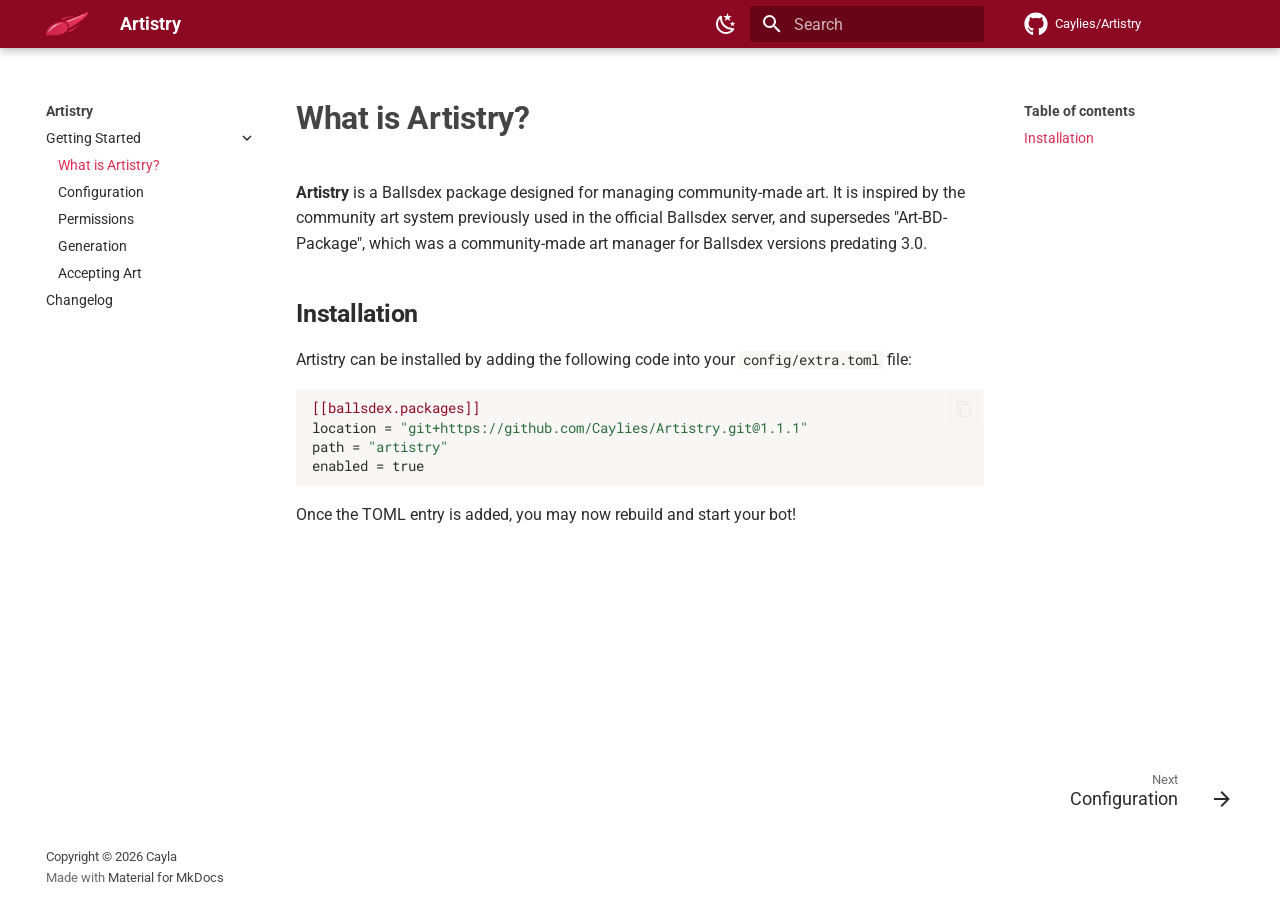
<file: getting-started/about/index.html>
<!doctype html>
<html lang="en" class="no-js">
  <head>
    
      <meta charset="utf-8">
      <meta name="viewport" content="width=device-width,initial-scale=1">
      
      
        <meta name="author" content="Cayla">
      
      
      
      
        <link rel="next" href="../configuration/">
      
      
        
      
      
      <link rel="icon" href="../../assets/logo.png">
      <meta name="generator" content="mkdocs-1.6.1, mkdocs-material-9.7.6">
    
    
      
        <title>What is Artistry? - Artistry</title>
      
    
    
      <link rel="stylesheet" href="../../assets/stylesheets/main.484c7ddc.min.css">
      
        
        <link rel="stylesheet" href="../../assets/stylesheets/palette.ab4e12ef.min.css">
      
      


    
    
      
    
    
      
        
        
        <link rel="preconnect" href="https://fonts.gstatic.com" crossorigin>
        <link rel="stylesheet" href="https://fonts.googleapis.com/css?family=Roboto:300,300i,400,400i,700,700i%7CRoboto+Mono:400,400i,700,700i&display=fallback">
        <style>:root{--md-text-font:"Roboto";--md-code-font:"Roboto Mono"}</style>
      
    
    
      <link rel="stylesheet" href="../../stylesheets/extra.css">
    
    <script>__md_scope=new URL("../..",location),__md_hash=e=>[...e].reduce(((e,_)=>(e<<5)-e+_.charCodeAt(0)),0),__md_get=(e,_=localStorage,t=__md_scope)=>JSON.parse(_.getItem(t.pathname+"."+e)),__md_set=(e,_,t=localStorage,a=__md_scope)=>{try{t.setItem(a.pathname+"."+e,JSON.stringify(_))}catch(e){}}</script>
    
      

    
    
  </head>
  
  
    
    
      
    
    
    
    
    <body dir="ltr" data-md-color-scheme="sunset" data-md-color-primary="indigo" data-md-color-accent="indigo">
  
    
    <input class="md-toggle" data-md-toggle="drawer" type="checkbox" id="__drawer" autocomplete="off">
    <input class="md-toggle" data-md-toggle="search" type="checkbox" id="__search" autocomplete="off">
    <label class="md-overlay" for="__drawer"></label>
    <div data-md-component="skip">
      
        
        <a href="#what-is-artistry" class="md-skip">
          Skip to content
        </a>
      
    </div>
    <div data-md-component="announce">
      
    </div>
    
    
      

  

<header class="md-header md-header--shadow" data-md-component="header">
  <nav class="md-header__inner md-grid" aria-label="Header">
    <a href="../.." title="Artistry" class="md-header__button md-logo" aria-label="Artistry" data-md-component="logo">
      
  <img src="../../assets/logo.png" alt="logo">

    </a>
    <label class="md-header__button md-icon" for="__drawer">
      
      <svg xmlns="http://www.w3.org/2000/svg" viewBox="0 0 24 24"><path d="M3 6h18v2H3zm0 5h18v2H3zm0 5h18v2H3z"/></svg>
    </label>
    <div class="md-header__title" data-md-component="header-title">
      <div class="md-header__ellipsis">
        <div class="md-header__topic">
          <span class="md-ellipsis">
            Artistry
          </span>
        </div>
        <div class="md-header__topic" data-md-component="header-topic">
          <span class="md-ellipsis">
            
              What is Artistry?
            
          </span>
        </div>
      </div>
    </div>
    
      
        <form class="md-header__option" data-md-component="palette">
  
    
    
    
    <input class="md-option" data-md-color-media="(prefers-color-scheme: light)" data-md-color-scheme="sunset" data-md-color-primary="indigo" data-md-color-accent="indigo"  aria-label="Switch to dark mode"  type="radio" name="__palette" id="__palette_0">
    
      <label class="md-header__button md-icon" title="Switch to dark mode" for="__palette_1" hidden>
        <svg xmlns="http://www.w3.org/2000/svg" viewBox="0 0 24 24"><path d="m17.75 4.09-2.53 1.94.91 3.06-2.63-1.81-2.63 1.81.91-3.06-2.53-1.94L12.44 4l1.06-3 1.06 3zm3.5 6.91-1.64 1.25.59 1.98-1.7-1.17-1.7 1.17.59-1.98L15.75 11l2.06-.05L18.5 9l.69 1.95zm-2.28 4.95c.83-.08 1.72 1.1 1.19 1.85-.32.45-.66.87-1.08 1.27C15.17 23 8.84 23 4.94 19.07c-3.91-3.9-3.91-10.24 0-14.14.4-.4.82-.76 1.27-1.08.75-.53 1.93.36 1.85 1.19-.27 2.86.69 5.83 2.89 8.02a9.96 9.96 0 0 0 8.02 2.89m-1.64 2.02a12.08 12.08 0 0 1-7.8-3.47c-2.17-2.19-3.33-5-3.49-7.82-2.81 3.14-2.7 7.96.31 10.98 3.02 3.01 7.84 3.12 10.98.31"/></svg>
      </label>
    
  
    
    
    
    <input class="md-option" data-md-color-media="(prefers-color-scheme: dark)" data-md-color-scheme="sunset-dark" data-md-color-primary="indigo" data-md-color-accent="indigo"  aria-label="Switch to light mode"  type="radio" name="__palette" id="__palette_1">
    
      <label class="md-header__button md-icon" title="Switch to light mode" for="__palette_0" hidden>
        <svg xmlns="http://www.w3.org/2000/svg" viewBox="0 0 24 24"><path d="M12 7a5 5 0 0 1 5 5 5 5 0 0 1-5 5 5 5 0 0 1-5-5 5 5 0 0 1 5-5m0 2a3 3 0 0 0-3 3 3 3 0 0 0 3 3 3 3 0 0 0 3-3 3 3 0 0 0-3-3m0-7 2.39 3.42C13.65 5.15 12.84 5 12 5s-1.65.15-2.39.42zM3.34 7l4.16-.35A7.2 7.2 0 0 0 5.94 8.5c-.44.74-.69 1.5-.83 2.29zm.02 10 1.76-3.77a7.131 7.131 0 0 0 2.38 4.14zM20.65 7l-1.77 3.79a7.02 7.02 0 0 0-2.38-4.15zm-.01 10-4.14.36c.59-.51 1.12-1.14 1.54-1.86.42-.73.69-1.5.83-2.29zM12 22l-2.41-3.44c.74.27 1.55.44 2.41.44.82 0 1.63-.17 2.37-.44z"/></svg>
      </label>
    
  
</form>
      
    
    
      <script>var palette=__md_get("__palette");if(palette&&palette.color){if("(prefers-color-scheme)"===palette.color.media){var media=matchMedia("(prefers-color-scheme: light)"),input=document.querySelector(media.matches?"[data-md-color-media='(prefers-color-scheme: light)']":"[data-md-color-media='(prefers-color-scheme: dark)']");palette.color.media=input.getAttribute("data-md-color-media"),palette.color.scheme=input.getAttribute("data-md-color-scheme"),palette.color.primary=input.getAttribute("data-md-color-primary"),palette.color.accent=input.getAttribute("data-md-color-accent")}for(var[key,value]of Object.entries(palette.color))document.body.setAttribute("data-md-color-"+key,value)}</script>
    
    
    
      
      
        <label class="md-header__button md-icon" for="__search">
          
          <svg xmlns="http://www.w3.org/2000/svg" viewBox="0 0 24 24"><path d="M9.5 3A6.5 6.5 0 0 1 16 9.5c0 1.61-.59 3.09-1.56 4.23l.27.27h.79l5 5-1.5 1.5-5-5v-.79l-.27-.27A6.52 6.52 0 0 1 9.5 16 6.5 6.5 0 0 1 3 9.5 6.5 6.5 0 0 1 9.5 3m0 2C7 5 5 7 5 9.5S7 14 9.5 14 14 12 14 9.5 12 5 9.5 5"/></svg>
        </label>
        <div class="md-search" data-md-component="search" role="dialog">
  <label class="md-search__overlay" for="__search"></label>
  <div class="md-search__inner" role="search">
    <form class="md-search__form" name="search">
      <input type="text" class="md-search__input" name="query" aria-label="Search" placeholder="Search" autocapitalize="off" autocorrect="off" autocomplete="off" spellcheck="false" data-md-component="search-query" required>
      <label class="md-search__icon md-icon" for="__search">
        
        <svg xmlns="http://www.w3.org/2000/svg" viewBox="0 0 24 24"><path d="M9.5 3A6.5 6.5 0 0 1 16 9.5c0 1.61-.59 3.09-1.56 4.23l.27.27h.79l5 5-1.5 1.5-5-5v-.79l-.27-.27A6.52 6.52 0 0 1 9.5 16 6.5 6.5 0 0 1 3 9.5 6.5 6.5 0 0 1 9.5 3m0 2C7 5 5 7 5 9.5S7 14 9.5 14 14 12 14 9.5 12 5 9.5 5"/></svg>
        
        <svg xmlns="http://www.w3.org/2000/svg" viewBox="0 0 24 24"><path d="M20 11v2H8l5.5 5.5-1.42 1.42L4.16 12l7.92-7.92L13.5 5.5 8 11z"/></svg>
      </label>
      <nav class="md-search__options" aria-label="Search">
        
        <button type="reset" class="md-search__icon md-icon" title="Clear" aria-label="Clear" tabindex="-1">
          
          <svg xmlns="http://www.w3.org/2000/svg" viewBox="0 0 24 24"><path d="M19 6.41 17.59 5 12 10.59 6.41 5 5 6.41 10.59 12 5 17.59 6.41 19 12 13.41 17.59 19 19 17.59 13.41 12z"/></svg>
        </button>
      </nav>
      
    </form>
    <div class="md-search__output">
      <div class="md-search__scrollwrap" tabindex="0" data-md-scrollfix>
        <div class="md-search-result" data-md-component="search-result">
          <div class="md-search-result__meta">
            Initializing search
          </div>
          <ol class="md-search-result__list" role="presentation"></ol>
        </div>
      </div>
    </div>
  </div>
</div>
      
    
    
      <div class="md-header__source">
        <a href="https://github.com/Caylies/Artistry" title="Go to repository" class="md-source" data-md-component="source">
  <div class="md-source__icon md-icon">
    
    <svg xmlns="http://www.w3.org/2000/svg" viewBox="0 0 512 512"><!--! Font Awesome Free 7.1.0 by @fontawesome - https://fontawesome.com License - https://fontawesome.com/license/free (Icons: CC BY 4.0, Fonts: SIL OFL 1.1, Code: MIT License) Copyright 2025 Fonticons, Inc.--><path d="M173.9 397.4c0 2-2.3 3.6-5.2 3.6-3.3.3-5.6-1.3-5.6-3.6 0-2 2.3-3.6 5.2-3.6 3-.3 5.6 1.3 5.6 3.6m-31.1-4.5c-.7 2 1.3 4.3 4.3 4.9 2.6 1 5.6 0 6.2-2s-1.3-4.3-4.3-5.2c-2.6-.7-5.5.3-6.2 2.3m44.2-1.7c-2.9.7-4.9 2.6-4.6 4.9.3 2 2.9 3.3 5.9 2.6 2.9-.7 4.9-2.6 4.6-4.6-.3-1.9-3-3.2-5.9-2.9M252.8 8C114.1 8 8 113.3 8 252c0 110.9 69.8 205.8 169.5 239.2 12.8 2.3 17.3-5.6 17.3-12.1 0-6.2-.3-40.4-.3-61.4 0 0-70 15-84.7-29.8 0 0-11.4-29.1-27.8-36.6 0 0-22.9-15.7 1.6-15.4 0 0 24.9 2 38.6 25.8 21.9 38.6 58.6 27.5 72.9 20.9 2.3-16 8.8-27.1 16-33.7-55.9-6.2-112.3-14.3-112.3-110.5 0-27.5 7.6-41.3 23.6-58.9-2.6-6.5-11.1-33.3 2.6-67.9 20.9-6.5 69 27 69 27 20-5.6 41.5-8.5 62.8-8.5s42.8 2.9 62.8 8.5c0 0 48.1-33.6 69-27 13.7 34.7 5.2 61.4 2.6 67.9 16 17.7 25.8 31.5 25.8 58.9 0 96.5-58.9 104.2-114.8 110.5 9.2 7.9 17 22.9 17 46.4 0 33.7-.3 75.4-.3 83.6 0 6.5 4.6 14.4 17.3 12.1C436.2 457.8 504 362.9 504 252 504 113.3 391.5 8 252.8 8M105.2 352.9c-1.3 1-1 3.3.7 5.2 1.6 1.6 3.9 2.3 5.2 1 1.3-1 1-3.3-.7-5.2-1.6-1.6-3.9-2.3-5.2-1m-10.8-8.1c-.7 1.3.3 2.9 2.3 3.9 1.6 1 3.6.7 4.3-.7.7-1.3-.3-2.9-2.3-3.9-2-.6-3.6-.3-4.3.7m32.4 35.6c-1.6 1.3-1 4.3 1.3 6.2 2.3 2.3 5.2 2.6 6.5 1 1.3-1.3.7-4.3-1.3-6.2-2.2-2.3-5.2-2.6-6.5-1m-11.4-14.7c-1.6 1-1.6 3.6 0 5.9s4.3 3.3 5.6 2.3c1.6-1.3 1.6-3.9 0-6.2-1.4-2.3-4-3.3-5.6-2"/></svg>
  </div>
  <div class="md-source__repository">
    Caylies/Artistry
  </div>
</a>
      </div>
    
  </nav>
  
</header>
    
    <div class="md-container" data-md-component="container">
      
      
        
          
        
      
      <main class="md-main" data-md-component="main">
        <div class="md-main__inner md-grid">
          
            
              
              <div class="md-sidebar md-sidebar--primary" data-md-component="sidebar" data-md-type="navigation" >
                <div class="md-sidebar__scrollwrap">
                  <div class="md-sidebar__inner">
                    



<nav class="md-nav md-nav--primary" aria-label="Navigation" data-md-level="0">
  <label class="md-nav__title" for="__drawer">
    <a href="../.." title="Artistry" class="md-nav__button md-logo" aria-label="Artistry" data-md-component="logo">
      
  <img src="../../assets/logo.png" alt="logo">

    </a>
    Artistry
  </label>
  
    <div class="md-nav__source">
      <a href="https://github.com/Caylies/Artistry" title="Go to repository" class="md-source" data-md-component="source">
  <div class="md-source__icon md-icon">
    
    <svg xmlns="http://www.w3.org/2000/svg" viewBox="0 0 512 512"><!--! Font Awesome Free 7.1.0 by @fontawesome - https://fontawesome.com License - https://fontawesome.com/license/free (Icons: CC BY 4.0, Fonts: SIL OFL 1.1, Code: MIT License) Copyright 2025 Fonticons, Inc.--><path d="M173.9 397.4c0 2-2.3 3.6-5.2 3.6-3.3.3-5.6-1.3-5.6-3.6 0-2 2.3-3.6 5.2-3.6 3-.3 5.6 1.3 5.6 3.6m-31.1-4.5c-.7 2 1.3 4.3 4.3 4.9 2.6 1 5.6 0 6.2-2s-1.3-4.3-4.3-5.2c-2.6-.7-5.5.3-6.2 2.3m44.2-1.7c-2.9.7-4.9 2.6-4.6 4.9.3 2 2.9 3.3 5.9 2.6 2.9-.7 4.9-2.6 4.6-4.6-.3-1.9-3-3.2-5.9-2.9M252.8 8C114.1 8 8 113.3 8 252c0 110.9 69.8 205.8 169.5 239.2 12.8 2.3 17.3-5.6 17.3-12.1 0-6.2-.3-40.4-.3-61.4 0 0-70 15-84.7-29.8 0 0-11.4-29.1-27.8-36.6 0 0-22.9-15.7 1.6-15.4 0 0 24.9 2 38.6 25.8 21.9 38.6 58.6 27.5 72.9 20.9 2.3-16 8.8-27.1 16-33.7-55.9-6.2-112.3-14.3-112.3-110.5 0-27.5 7.6-41.3 23.6-58.9-2.6-6.5-11.1-33.3 2.6-67.9 20.9-6.5 69 27 69 27 20-5.6 41.5-8.5 62.8-8.5s42.8 2.9 62.8 8.5c0 0 48.1-33.6 69-27 13.7 34.7 5.2 61.4 2.6 67.9 16 17.7 25.8 31.5 25.8 58.9 0 96.5-58.9 104.2-114.8 110.5 9.2 7.9 17 22.9 17 46.4 0 33.7-.3 75.4-.3 83.6 0 6.5 4.6 14.4 17.3 12.1C436.2 457.8 504 362.9 504 252 504 113.3 391.5 8 252.8 8M105.2 352.9c-1.3 1-1 3.3.7 5.2 1.6 1.6 3.9 2.3 5.2 1 1.3-1 1-3.3-.7-5.2-1.6-1.6-3.9-2.3-5.2-1m-10.8-8.1c-.7 1.3.3 2.9 2.3 3.9 1.6 1 3.6.7 4.3-.7.7-1.3-.3-2.9-2.3-3.9-2-.6-3.6-.3-4.3.7m32.4 35.6c-1.6 1.3-1 4.3 1.3 6.2 2.3 2.3 5.2 2.6 6.5 1 1.3-1.3.7-4.3-1.3-6.2-2.2-2.3-5.2-2.6-6.5-1m-11.4-14.7c-1.6 1-1.6 3.6 0 5.9s4.3 3.3 5.6 2.3c1.6-1.3 1.6-3.9 0-6.2-1.4-2.3-4-3.3-5.6-2"/></svg>
  </div>
  <div class="md-source__repository">
    Caylies/Artistry
  </div>
</a>
    </div>
  
  <ul class="md-nav__list" data-md-scrollfix>
    
      
      
  
  
    
  
  
  
    
    
    
    
    
    <li class="md-nav__item md-nav__item--active md-nav__item--nested">
      
        
        
        <input class="md-nav__toggle md-toggle " type="checkbox" id="__nav_1" checked>
        
          
          <label class="md-nav__link" for="__nav_1" id="__nav_1_label" tabindex="0">
            
  
  
  <span class="md-ellipsis">
    
  
    Getting Started
  

    
  </span>
  
  

            <span class="md-nav__icon md-icon"></span>
          </label>
        
        <nav class="md-nav" data-md-level="1" aria-labelledby="__nav_1_label" aria-expanded="true">
          <label class="md-nav__title" for="__nav_1">
            <span class="md-nav__icon md-icon"></span>
            
  
    Getting Started
  

          </label>
          <ul class="md-nav__list" data-md-scrollfix>
            
              
                
  
  
    
  
  
  
    <li class="md-nav__item md-nav__item--active">
      
      <input class="md-nav__toggle md-toggle" type="checkbox" id="__toc">
      
      
        
      
      
        <label class="md-nav__link md-nav__link--active" for="__toc">
          
  
  
  <span class="md-ellipsis">
    
  
    What is Artistry?
  

    
  </span>
  
  

          <span class="md-nav__icon md-icon"></span>
        </label>
      
      <a href="./" class="md-nav__link md-nav__link--active">
        
  
  
  <span class="md-ellipsis">
    
  
    What is Artistry?
  

    
  </span>
  
  

      </a>
      
        

<nav class="md-nav md-nav--secondary" aria-label="Table of contents">
  
  
  
    
  
  
    <label class="md-nav__title" for="__toc">
      <span class="md-nav__icon md-icon"></span>
      Table of contents
    </label>
    <ul class="md-nav__list" data-md-component="toc" data-md-scrollfix>
      
        <li class="md-nav__item">
  <a href="#installation" class="md-nav__link">
    <span class="md-ellipsis">
      
        Installation
      
    </span>
  </a>
  
</li>
      
    </ul>
  
</nav>
      
    </li>
  

              
            
              
                
  
  
  
  
    <li class="md-nav__item">
      <a href="../configuration/" class="md-nav__link">
        
  
  
  <span class="md-ellipsis">
    
  
    Configuration
  

    
  </span>
  
  

      </a>
    </li>
  

              
            
              
                
  
  
  
  
    <li class="md-nav__item">
      <a href="../permissions/" class="md-nav__link">
        
  
  
  <span class="md-ellipsis">
    
  
    Permissions
  

    
  </span>
  
  

      </a>
    </li>
  

              
            
              
                
  
  
  
  
    <li class="md-nav__item">
      <a href="../generation/" class="md-nav__link">
        
  
  
  <span class="md-ellipsis">
    
  
    Generation
  

    
  </span>
  
  

      </a>
    </li>
  

              
            
              
                
  
  
  
  
    <li class="md-nav__item">
      <a href="../accepting/" class="md-nav__link">
        
  
  
  <span class="md-ellipsis">
    
  
    Accepting Art
  

    
  </span>
  
  

      </a>
    </li>
  

              
            
          </ul>
        </nav>
      
    </li>
  

    
      
      
  
  
  
  
    <li class="md-nav__item">
      <a href="../../changelog/" class="md-nav__link">
        
  
  
  <span class="md-ellipsis">
    
  
    Changelog
  

    
  </span>
  
  

      </a>
    </li>
  

    
  </ul>
</nav>
                  </div>
                </div>
              </div>
            
            
              
              <div class="md-sidebar md-sidebar--secondary" data-md-component="sidebar" data-md-type="toc" >
                <div class="md-sidebar__scrollwrap">
                  <div class="md-sidebar__inner">
                    

<nav class="md-nav md-nav--secondary" aria-label="Table of contents">
  
  
  
    
  
  
    <label class="md-nav__title" for="__toc">
      <span class="md-nav__icon md-icon"></span>
      Table of contents
    </label>
    <ul class="md-nav__list" data-md-component="toc" data-md-scrollfix>
      
        <li class="md-nav__item">
  <a href="#installation" class="md-nav__link">
    <span class="md-ellipsis">
      
        Installation
      
    </span>
  </a>
  
</li>
      
    </ul>
  
</nav>
                  </div>
                </div>
              </div>
            
          
          
            <div class="md-content" data-md-component="content">
              
              <article class="md-content__inner md-typeset">
                
                  


  
  


<h1 id="what-is-artistry">What is Artistry?</h1>
<p><strong>Artistry</strong> is a Ballsdex package designed for managing community-made art. It is inspired by the community art system previously used in the official Ballsdex server, and supersedes "Art-BD-Package", which was a community-made art manager for Ballsdex versions predating 3.0.</p>
<h2 id="installation">Installation</h2>
<p>Artistry can be installed by adding the following code into your <code>config/extra.toml</code> file:</p>
<div class="highlight"><pre><span></span><code><a id="__codelineno-0-1" name="__codelineno-0-1" href="#__codelineno-0-1"></a><span class="k">[[ballsdex.packages]]</span>
<a id="__codelineno-0-2" name="__codelineno-0-2" href="#__codelineno-0-2"></a><span class="n">location</span><span class="w"> </span><span class="o">=</span><span class="w"> </span><span class="s2">&quot;git+https://github.com/Caylies/Artistry.git@1.1.1&quot;</span>
<a id="__codelineno-0-3" name="__codelineno-0-3" href="#__codelineno-0-3"></a><span class="n">path</span><span class="w"> </span><span class="o">=</span><span class="w"> </span><span class="s2">&quot;artistry&quot;</span>
<a id="__codelineno-0-4" name="__codelineno-0-4" href="#__codelineno-0-4"></a><span class="n">enabled</span><span class="w"> </span><span class="o">=</span><span class="w"> </span><span class="kc">true</span>
</code></pre></div>
<p>Once the TOML entry is added, you may now rebuild and start your bot!</p>












                
              </article>
            </div>
          
          
<script>var target=document.getElementById(location.hash.slice(1));target&&target.name&&(target.checked=target.name.startsWith("__tabbed_"))</script>
        </div>
        
      </main>
      
        <footer class="md-footer">
  
    
      
      <nav class="md-footer__inner md-grid" aria-label="Footer" >
        
        
          
          <a href="../configuration/" class="md-footer__link md-footer__link--next" aria-label="Next: Configuration">
            <div class="md-footer__title">
              <span class="md-footer__direction">
                Next
              </span>
              <div class="md-ellipsis">
                Configuration
              </div>
            </div>
            <div class="md-footer__button md-icon">
              
              <svg xmlns="http://www.w3.org/2000/svg" viewBox="0 0 24 24"><path d="M4 11v2h12l-5.5 5.5 1.42 1.42L19.84 12l-7.92-7.92L10.5 5.5 16 11z"/></svg>
            </div>
          </a>
        
      </nav>
    
  
  <div class="md-footer-meta md-typeset">
    <div class="md-footer-meta__inner md-grid">
      <div class="md-copyright">
  
    <div class="md-copyright__highlight">
      Copyright &copy; 2026 Cayla
    </div>
  
  
    Made with
    <a href="https://squidfunk.github.io/mkdocs-material/" target="_blank" rel="noopener">
      Material for MkDocs
    </a>
  
</div>
      
    </div>
  </div>
</footer>
      
    </div>
    <div class="md-dialog" data-md-component="dialog">
      <div class="md-dialog__inner md-typeset"></div>
    </div>
    
    
    
      
      
      <script id="__config" type="application/json">{"annotate": null, "base": "../..", "features": ["content.code.copy", "content.code.annotate", "content.code.select", "navigation.footer", "toc.follow"], "search": "../../assets/javascripts/workers/search.2c215733.min.js", "tags": null, "translations": {"clipboard.copied": "Copied to clipboard", "clipboard.copy": "Copy to clipboard", "search.result.more.one": "1 more on this page", "search.result.more.other": "# more on this page", "search.result.none": "No matching documents", "search.result.one": "1 matching document", "search.result.other": "# matching documents", "search.result.placeholder": "Type to start searching", "search.result.term.missing": "Missing", "select.version": "Select version"}, "version": null}</script>
    
    
      <script src="../../assets/javascripts/bundle.79ae519e.min.js"></script>
      
    
  </body>
</html>
</file>
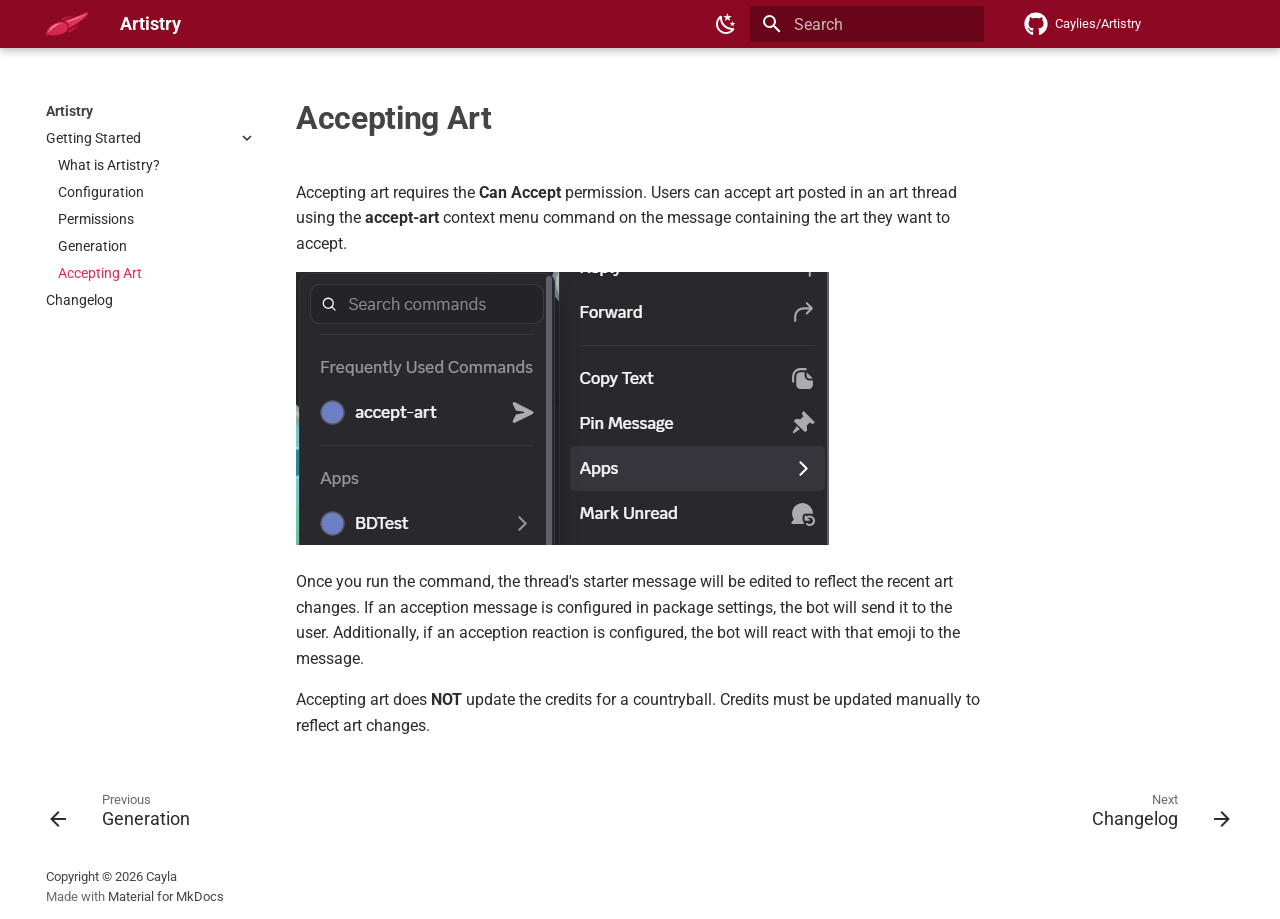
<file: getting-started/accepting/index.html>
<!doctype html>
<html lang="en" class="no-js">
  <head>
    
      <meta charset="utf-8">
      <meta name="viewport" content="width=device-width,initial-scale=1">
      
      
        <meta name="author" content="Cayla">
      
      
      
        <link rel="prev" href="../generation/">
      
      
        <link rel="next" href="../../changelog/">
      
      
        
      
      
      <link rel="icon" href="../../assets/logo.png">
      <meta name="generator" content="mkdocs-1.6.1, mkdocs-material-9.7.6">
    
    
      
        <title>Accepting Art - Artistry</title>
      
    
    
      <link rel="stylesheet" href="../../assets/stylesheets/main.484c7ddc.min.css">
      
        
        <link rel="stylesheet" href="../../assets/stylesheets/palette.ab4e12ef.min.css">
      
      


    
    
      
    
    
      
        
        
        <link rel="preconnect" href="https://fonts.gstatic.com" crossorigin>
        <link rel="stylesheet" href="https://fonts.googleapis.com/css?family=Roboto:300,300i,400,400i,700,700i%7CRoboto+Mono:400,400i,700,700i&display=fallback">
        <style>:root{--md-text-font:"Roboto";--md-code-font:"Roboto Mono"}</style>
      
    
    
      <link rel="stylesheet" href="../../stylesheets/extra.css">
    
    <script>__md_scope=new URL("../..",location),__md_hash=e=>[...e].reduce(((e,_)=>(e<<5)-e+_.charCodeAt(0)),0),__md_get=(e,_=localStorage,t=__md_scope)=>JSON.parse(_.getItem(t.pathname+"."+e)),__md_set=(e,_,t=localStorage,a=__md_scope)=>{try{t.setItem(a.pathname+"."+e,JSON.stringify(_))}catch(e){}}</script>
    
      

    
    
  </head>
  
  
    
    
      
    
    
    
    
    <body dir="ltr" data-md-color-scheme="sunset" data-md-color-primary="indigo" data-md-color-accent="indigo">
  
    
    <input class="md-toggle" data-md-toggle="drawer" type="checkbox" id="__drawer" autocomplete="off">
    <input class="md-toggle" data-md-toggle="search" type="checkbox" id="__search" autocomplete="off">
    <label class="md-overlay" for="__drawer"></label>
    <div data-md-component="skip">
      
        
        <a href="#accepting-art" class="md-skip">
          Skip to content
        </a>
      
    </div>
    <div data-md-component="announce">
      
    </div>
    
    
      

  

<header class="md-header md-header--shadow" data-md-component="header">
  <nav class="md-header__inner md-grid" aria-label="Header">
    <a href="../.." title="Artistry" class="md-header__button md-logo" aria-label="Artistry" data-md-component="logo">
      
  <img src="../../assets/logo.png" alt="logo">

    </a>
    <label class="md-header__button md-icon" for="__drawer">
      
      <svg xmlns="http://www.w3.org/2000/svg" viewBox="0 0 24 24"><path d="M3 6h18v2H3zm0 5h18v2H3zm0 5h18v2H3z"/></svg>
    </label>
    <div class="md-header__title" data-md-component="header-title">
      <div class="md-header__ellipsis">
        <div class="md-header__topic">
          <span class="md-ellipsis">
            Artistry
          </span>
        </div>
        <div class="md-header__topic" data-md-component="header-topic">
          <span class="md-ellipsis">
            
              Accepting Art
            
          </span>
        </div>
      </div>
    </div>
    
      
        <form class="md-header__option" data-md-component="palette">
  
    
    
    
    <input class="md-option" data-md-color-media="(prefers-color-scheme: light)" data-md-color-scheme="sunset" data-md-color-primary="indigo" data-md-color-accent="indigo"  aria-label="Switch to dark mode"  type="radio" name="__palette" id="__palette_0">
    
      <label class="md-header__button md-icon" title="Switch to dark mode" for="__palette_1" hidden>
        <svg xmlns="http://www.w3.org/2000/svg" viewBox="0 0 24 24"><path d="m17.75 4.09-2.53 1.94.91 3.06-2.63-1.81-2.63 1.81.91-3.06-2.53-1.94L12.44 4l1.06-3 1.06 3zm3.5 6.91-1.64 1.25.59 1.98-1.7-1.17-1.7 1.17.59-1.98L15.75 11l2.06-.05L18.5 9l.69 1.95zm-2.28 4.95c.83-.08 1.72 1.1 1.19 1.85-.32.45-.66.87-1.08 1.27C15.17 23 8.84 23 4.94 19.07c-3.91-3.9-3.91-10.24 0-14.14.4-.4.82-.76 1.27-1.08.75-.53 1.93.36 1.85 1.19-.27 2.86.69 5.83 2.89 8.02a9.96 9.96 0 0 0 8.02 2.89m-1.64 2.02a12.08 12.08 0 0 1-7.8-3.47c-2.17-2.19-3.33-5-3.49-7.82-2.81 3.14-2.7 7.96.31 10.98 3.02 3.01 7.84 3.12 10.98.31"/></svg>
      </label>
    
  
    
    
    
    <input class="md-option" data-md-color-media="(prefers-color-scheme: dark)" data-md-color-scheme="sunset-dark" data-md-color-primary="indigo" data-md-color-accent="indigo"  aria-label="Switch to light mode"  type="radio" name="__palette" id="__palette_1">
    
      <label class="md-header__button md-icon" title="Switch to light mode" for="__palette_0" hidden>
        <svg xmlns="http://www.w3.org/2000/svg" viewBox="0 0 24 24"><path d="M12 7a5 5 0 0 1 5 5 5 5 0 0 1-5 5 5 5 0 0 1-5-5 5 5 0 0 1 5-5m0 2a3 3 0 0 0-3 3 3 3 0 0 0 3 3 3 3 0 0 0 3-3 3 3 0 0 0-3-3m0-7 2.39 3.42C13.65 5.15 12.84 5 12 5s-1.65.15-2.39.42zM3.34 7l4.16-.35A7.2 7.2 0 0 0 5.94 8.5c-.44.74-.69 1.5-.83 2.29zm.02 10 1.76-3.77a7.131 7.131 0 0 0 2.38 4.14zM20.65 7l-1.77 3.79a7.02 7.02 0 0 0-2.38-4.15zm-.01 10-4.14.36c.59-.51 1.12-1.14 1.54-1.86.42-.73.69-1.5.83-2.29zM12 22l-2.41-3.44c.74.27 1.55.44 2.41.44.82 0 1.63-.17 2.37-.44z"/></svg>
      </label>
    
  
</form>
      
    
    
      <script>var palette=__md_get("__palette");if(palette&&palette.color){if("(prefers-color-scheme)"===palette.color.media){var media=matchMedia("(prefers-color-scheme: light)"),input=document.querySelector(media.matches?"[data-md-color-media='(prefers-color-scheme: light)']":"[data-md-color-media='(prefers-color-scheme: dark)']");palette.color.media=input.getAttribute("data-md-color-media"),palette.color.scheme=input.getAttribute("data-md-color-scheme"),palette.color.primary=input.getAttribute("data-md-color-primary"),palette.color.accent=input.getAttribute("data-md-color-accent")}for(var[key,value]of Object.entries(palette.color))document.body.setAttribute("data-md-color-"+key,value)}</script>
    
    
    
      
      
        <label class="md-header__button md-icon" for="__search">
          
          <svg xmlns="http://www.w3.org/2000/svg" viewBox="0 0 24 24"><path d="M9.5 3A6.5 6.5 0 0 1 16 9.5c0 1.61-.59 3.09-1.56 4.23l.27.27h.79l5 5-1.5 1.5-5-5v-.79l-.27-.27A6.52 6.52 0 0 1 9.5 16 6.5 6.5 0 0 1 3 9.5 6.5 6.5 0 0 1 9.5 3m0 2C7 5 5 7 5 9.5S7 14 9.5 14 14 12 14 9.5 12 5 9.5 5"/></svg>
        </label>
        <div class="md-search" data-md-component="search" role="dialog">
  <label class="md-search__overlay" for="__search"></label>
  <div class="md-search__inner" role="search">
    <form class="md-search__form" name="search">
      <input type="text" class="md-search__input" name="query" aria-label="Search" placeholder="Search" autocapitalize="off" autocorrect="off" autocomplete="off" spellcheck="false" data-md-component="search-query" required>
      <label class="md-search__icon md-icon" for="__search">
        
        <svg xmlns="http://www.w3.org/2000/svg" viewBox="0 0 24 24"><path d="M9.5 3A6.5 6.5 0 0 1 16 9.5c0 1.61-.59 3.09-1.56 4.23l.27.27h.79l5 5-1.5 1.5-5-5v-.79l-.27-.27A6.52 6.52 0 0 1 9.5 16 6.5 6.5 0 0 1 3 9.5 6.5 6.5 0 0 1 9.5 3m0 2C7 5 5 7 5 9.5S7 14 9.5 14 14 12 14 9.5 12 5 9.5 5"/></svg>
        
        <svg xmlns="http://www.w3.org/2000/svg" viewBox="0 0 24 24"><path d="M20 11v2H8l5.5 5.5-1.42 1.42L4.16 12l7.92-7.92L13.5 5.5 8 11z"/></svg>
      </label>
      <nav class="md-search__options" aria-label="Search">
        
        <button type="reset" class="md-search__icon md-icon" title="Clear" aria-label="Clear" tabindex="-1">
          
          <svg xmlns="http://www.w3.org/2000/svg" viewBox="0 0 24 24"><path d="M19 6.41 17.59 5 12 10.59 6.41 5 5 6.41 10.59 12 5 17.59 6.41 19 12 13.41 17.59 19 19 17.59 13.41 12z"/></svg>
        </button>
      </nav>
      
    </form>
    <div class="md-search__output">
      <div class="md-search__scrollwrap" tabindex="0" data-md-scrollfix>
        <div class="md-search-result" data-md-component="search-result">
          <div class="md-search-result__meta">
            Initializing search
          </div>
          <ol class="md-search-result__list" role="presentation"></ol>
        </div>
      </div>
    </div>
  </div>
</div>
      
    
    
      <div class="md-header__source">
        <a href="https://github.com/Caylies/Artistry" title="Go to repository" class="md-source" data-md-component="source">
  <div class="md-source__icon md-icon">
    
    <svg xmlns="http://www.w3.org/2000/svg" viewBox="0 0 512 512"><!--! Font Awesome Free 7.1.0 by @fontawesome - https://fontawesome.com License - https://fontawesome.com/license/free (Icons: CC BY 4.0, Fonts: SIL OFL 1.1, Code: MIT License) Copyright 2025 Fonticons, Inc.--><path d="M173.9 397.4c0 2-2.3 3.6-5.2 3.6-3.3.3-5.6-1.3-5.6-3.6 0-2 2.3-3.6 5.2-3.6 3-.3 5.6 1.3 5.6 3.6m-31.1-4.5c-.7 2 1.3 4.3 4.3 4.9 2.6 1 5.6 0 6.2-2s-1.3-4.3-4.3-5.2c-2.6-.7-5.5.3-6.2 2.3m44.2-1.7c-2.9.7-4.9 2.6-4.6 4.9.3 2 2.9 3.3 5.9 2.6 2.9-.7 4.9-2.6 4.6-4.6-.3-1.9-3-3.2-5.9-2.9M252.8 8C114.1 8 8 113.3 8 252c0 110.9 69.8 205.8 169.5 239.2 12.8 2.3 17.3-5.6 17.3-12.1 0-6.2-.3-40.4-.3-61.4 0 0-70 15-84.7-29.8 0 0-11.4-29.1-27.8-36.6 0 0-22.9-15.7 1.6-15.4 0 0 24.9 2 38.6 25.8 21.9 38.6 58.6 27.5 72.9 20.9 2.3-16 8.8-27.1 16-33.7-55.9-6.2-112.3-14.3-112.3-110.5 0-27.5 7.6-41.3 23.6-58.9-2.6-6.5-11.1-33.3 2.6-67.9 20.9-6.5 69 27 69 27 20-5.6 41.5-8.5 62.8-8.5s42.8 2.9 62.8 8.5c0 0 48.1-33.6 69-27 13.7 34.7 5.2 61.4 2.6 67.9 16 17.7 25.8 31.5 25.8 58.9 0 96.5-58.9 104.2-114.8 110.5 9.2 7.9 17 22.9 17 46.4 0 33.7-.3 75.4-.3 83.6 0 6.5 4.6 14.4 17.3 12.1C436.2 457.8 504 362.9 504 252 504 113.3 391.5 8 252.8 8M105.2 352.9c-1.3 1-1 3.3.7 5.2 1.6 1.6 3.9 2.3 5.2 1 1.3-1 1-3.3-.7-5.2-1.6-1.6-3.9-2.3-5.2-1m-10.8-8.1c-.7 1.3.3 2.9 2.3 3.9 1.6 1 3.6.7 4.3-.7.7-1.3-.3-2.9-2.3-3.9-2-.6-3.6-.3-4.3.7m32.4 35.6c-1.6 1.3-1 4.3 1.3 6.2 2.3 2.3 5.2 2.6 6.5 1 1.3-1.3.7-4.3-1.3-6.2-2.2-2.3-5.2-2.6-6.5-1m-11.4-14.7c-1.6 1-1.6 3.6 0 5.9s4.3 3.3 5.6 2.3c1.6-1.3 1.6-3.9 0-6.2-1.4-2.3-4-3.3-5.6-2"/></svg>
  </div>
  <div class="md-source__repository">
    Caylies/Artistry
  </div>
</a>
      </div>
    
  </nav>
  
</header>
    
    <div class="md-container" data-md-component="container">
      
      
        
          
        
      
      <main class="md-main" data-md-component="main">
        <div class="md-main__inner md-grid">
          
            
              
              <div class="md-sidebar md-sidebar--primary" data-md-component="sidebar" data-md-type="navigation" >
                <div class="md-sidebar__scrollwrap">
                  <div class="md-sidebar__inner">
                    



<nav class="md-nav md-nav--primary" aria-label="Navigation" data-md-level="0">
  <label class="md-nav__title" for="__drawer">
    <a href="../.." title="Artistry" class="md-nav__button md-logo" aria-label="Artistry" data-md-component="logo">
      
  <img src="../../assets/logo.png" alt="logo">

    </a>
    Artistry
  </label>
  
    <div class="md-nav__source">
      <a href="https://github.com/Caylies/Artistry" title="Go to repository" class="md-source" data-md-component="source">
  <div class="md-source__icon md-icon">
    
    <svg xmlns="http://www.w3.org/2000/svg" viewBox="0 0 512 512"><!--! Font Awesome Free 7.1.0 by @fontawesome - https://fontawesome.com License - https://fontawesome.com/license/free (Icons: CC BY 4.0, Fonts: SIL OFL 1.1, Code: MIT License) Copyright 2025 Fonticons, Inc.--><path d="M173.9 397.4c0 2-2.3 3.6-5.2 3.6-3.3.3-5.6-1.3-5.6-3.6 0-2 2.3-3.6 5.2-3.6 3-.3 5.6 1.3 5.6 3.6m-31.1-4.5c-.7 2 1.3 4.3 4.3 4.9 2.6 1 5.6 0 6.2-2s-1.3-4.3-4.3-5.2c-2.6-.7-5.5.3-6.2 2.3m44.2-1.7c-2.9.7-4.9 2.6-4.6 4.9.3 2 2.9 3.3 5.9 2.6 2.9-.7 4.9-2.6 4.6-4.6-.3-1.9-3-3.2-5.9-2.9M252.8 8C114.1 8 8 113.3 8 252c0 110.9 69.8 205.8 169.5 239.2 12.8 2.3 17.3-5.6 17.3-12.1 0-6.2-.3-40.4-.3-61.4 0 0-70 15-84.7-29.8 0 0-11.4-29.1-27.8-36.6 0 0-22.9-15.7 1.6-15.4 0 0 24.9 2 38.6 25.8 21.9 38.6 58.6 27.5 72.9 20.9 2.3-16 8.8-27.1 16-33.7-55.9-6.2-112.3-14.3-112.3-110.5 0-27.5 7.6-41.3 23.6-58.9-2.6-6.5-11.1-33.3 2.6-67.9 20.9-6.5 69 27 69 27 20-5.6 41.5-8.5 62.8-8.5s42.8 2.9 62.8 8.5c0 0 48.1-33.6 69-27 13.7 34.7 5.2 61.4 2.6 67.9 16 17.7 25.8 31.5 25.8 58.9 0 96.5-58.9 104.2-114.8 110.5 9.2 7.9 17 22.9 17 46.4 0 33.7-.3 75.4-.3 83.6 0 6.5 4.6 14.4 17.3 12.1C436.2 457.8 504 362.9 504 252 504 113.3 391.5 8 252.8 8M105.2 352.9c-1.3 1-1 3.3.7 5.2 1.6 1.6 3.9 2.3 5.2 1 1.3-1 1-3.3-.7-5.2-1.6-1.6-3.9-2.3-5.2-1m-10.8-8.1c-.7 1.3.3 2.9 2.3 3.9 1.6 1 3.6.7 4.3-.7.7-1.3-.3-2.9-2.3-3.9-2-.6-3.6-.3-4.3.7m32.4 35.6c-1.6 1.3-1 4.3 1.3 6.2 2.3 2.3 5.2 2.6 6.5 1 1.3-1.3.7-4.3-1.3-6.2-2.2-2.3-5.2-2.6-6.5-1m-11.4-14.7c-1.6 1-1.6 3.6 0 5.9s4.3 3.3 5.6 2.3c1.6-1.3 1.6-3.9 0-6.2-1.4-2.3-4-3.3-5.6-2"/></svg>
  </div>
  <div class="md-source__repository">
    Caylies/Artistry
  </div>
</a>
    </div>
  
  <ul class="md-nav__list" data-md-scrollfix>
    
      
      
  
  
    
  
  
  
    
    
    
    
    
    <li class="md-nav__item md-nav__item--active md-nav__item--nested">
      
        
        
        <input class="md-nav__toggle md-toggle " type="checkbox" id="__nav_1" checked>
        
          
          <label class="md-nav__link" for="__nav_1" id="__nav_1_label" tabindex="0">
            
  
  
  <span class="md-ellipsis">
    
  
    Getting Started
  

    
  </span>
  
  

            <span class="md-nav__icon md-icon"></span>
          </label>
        
        <nav class="md-nav" data-md-level="1" aria-labelledby="__nav_1_label" aria-expanded="true">
          <label class="md-nav__title" for="__nav_1">
            <span class="md-nav__icon md-icon"></span>
            
  
    Getting Started
  

          </label>
          <ul class="md-nav__list" data-md-scrollfix>
            
              
                
  
  
  
  
    <li class="md-nav__item">
      <a href="../about/" class="md-nav__link">
        
  
  
  <span class="md-ellipsis">
    
  
    What is Artistry?
  

    
  </span>
  
  

      </a>
    </li>
  

              
            
              
                
  
  
  
  
    <li class="md-nav__item">
      <a href="../configuration/" class="md-nav__link">
        
  
  
  <span class="md-ellipsis">
    
  
    Configuration
  

    
  </span>
  
  

      </a>
    </li>
  

              
            
              
                
  
  
  
  
    <li class="md-nav__item">
      <a href="../permissions/" class="md-nav__link">
        
  
  
  <span class="md-ellipsis">
    
  
    Permissions
  

    
  </span>
  
  

      </a>
    </li>
  

              
            
              
                
  
  
  
  
    <li class="md-nav__item">
      <a href="../generation/" class="md-nav__link">
        
  
  
  <span class="md-ellipsis">
    
  
    Generation
  

    
  </span>
  
  

      </a>
    </li>
  

              
            
              
                
  
  
    
  
  
  
    <li class="md-nav__item md-nav__item--active">
      
      <input class="md-nav__toggle md-toggle" type="checkbox" id="__toc">
      
      
        
      
      
      <a href="./" class="md-nav__link md-nav__link--active">
        
  
  
  <span class="md-ellipsis">
    
  
    Accepting Art
  

    
  </span>
  
  

      </a>
      
    </li>
  

              
            
          </ul>
        </nav>
      
    </li>
  

    
      
      
  
  
  
  
    <li class="md-nav__item">
      <a href="../../changelog/" class="md-nav__link">
        
  
  
  <span class="md-ellipsis">
    
  
    Changelog
  

    
  </span>
  
  

      </a>
    </li>
  

    
  </ul>
</nav>
                  </div>
                </div>
              </div>
            
            
              
              <div class="md-sidebar md-sidebar--secondary" data-md-component="sidebar" data-md-type="toc" >
                <div class="md-sidebar__scrollwrap">
                  <div class="md-sidebar__inner">
                    

<nav class="md-nav md-nav--secondary" aria-label="Table of contents">
  
  
  
    
  
  
</nav>
                  </div>
                </div>
              </div>
            
          
          
            <div class="md-content" data-md-component="content">
              
              <article class="md-content__inner md-typeset">
                
                  


  
  


<h1 id="accepting-art">Accepting Art</h1>
<p>Accepting art requires the <strong>Can Accept</strong> permission. Users can accept art posted in an art thread using the <strong>accept-art</strong> context menu command on the message containing the art they want to accept.</p>
<p><img alt="Accept art command" src="../../assets/media/accept_command.png" /></p>
<p>Once you run the command, the thread's starter message will be edited to reflect the recent art changes. If an acception message is configured in package settings, the bot will send it to the user. Additionally, if an acception reaction is configured, the bot will react with that emoji to the message.</p>
<p>Accepting art does <strong>NOT</strong> update the credits for a countryball. Credits must be updated manually to reflect art changes.</p>












                
              </article>
            </div>
          
          
<script>var target=document.getElementById(location.hash.slice(1));target&&target.name&&(target.checked=target.name.startsWith("__tabbed_"))</script>
        </div>
        
      </main>
      
        <footer class="md-footer">
  
    
      
      <nav class="md-footer__inner md-grid" aria-label="Footer" >
        
          
          <a href="../generation/" class="md-footer__link md-footer__link--prev" aria-label="Previous: Generation">
            <div class="md-footer__button md-icon">
              
              <svg xmlns="http://www.w3.org/2000/svg" viewBox="0 0 24 24"><path d="M20 11v2H8l5.5 5.5-1.42 1.42L4.16 12l7.92-7.92L13.5 5.5 8 11z"/></svg>
            </div>
            <div class="md-footer__title">
              <span class="md-footer__direction">
                Previous
              </span>
              <div class="md-ellipsis">
                Generation
              </div>
            </div>
          </a>
        
        
          
          <a href="../../changelog/" class="md-footer__link md-footer__link--next" aria-label="Next: Changelog">
            <div class="md-footer__title">
              <span class="md-footer__direction">
                Next
              </span>
              <div class="md-ellipsis">
                Changelog
              </div>
            </div>
            <div class="md-footer__button md-icon">
              
              <svg xmlns="http://www.w3.org/2000/svg" viewBox="0 0 24 24"><path d="M4 11v2h12l-5.5 5.5 1.42 1.42L19.84 12l-7.92-7.92L10.5 5.5 16 11z"/></svg>
            </div>
          </a>
        
      </nav>
    
  
  <div class="md-footer-meta md-typeset">
    <div class="md-footer-meta__inner md-grid">
      <div class="md-copyright">
  
    <div class="md-copyright__highlight">
      Copyright &copy; 2026 Cayla
    </div>
  
  
    Made with
    <a href="https://squidfunk.github.io/mkdocs-material/" target="_blank" rel="noopener">
      Material for MkDocs
    </a>
  
</div>
      
    </div>
  </div>
</footer>
      
    </div>
    <div class="md-dialog" data-md-component="dialog">
      <div class="md-dialog__inner md-typeset"></div>
    </div>
    
    
    
      
      
      <script id="__config" type="application/json">{"annotate": null, "base": "../..", "features": ["content.code.copy", "content.code.annotate", "content.code.select", "navigation.footer", "toc.follow"], "search": "../../assets/javascripts/workers/search.2c215733.min.js", "tags": null, "translations": {"clipboard.copied": "Copied to clipboard", "clipboard.copy": "Copy to clipboard", "search.result.more.one": "1 more on this page", "search.result.more.other": "# more on this page", "search.result.none": "No matching documents", "search.result.one": "1 matching document", "search.result.other": "# matching documents", "search.result.placeholder": "Type to start searching", "search.result.term.missing": "Missing", "select.version": "Select version"}, "version": null}</script>
    
    
      <script src="../../assets/javascripts/bundle.79ae519e.min.js"></script>
      
    
  </body>
</html>
</file>
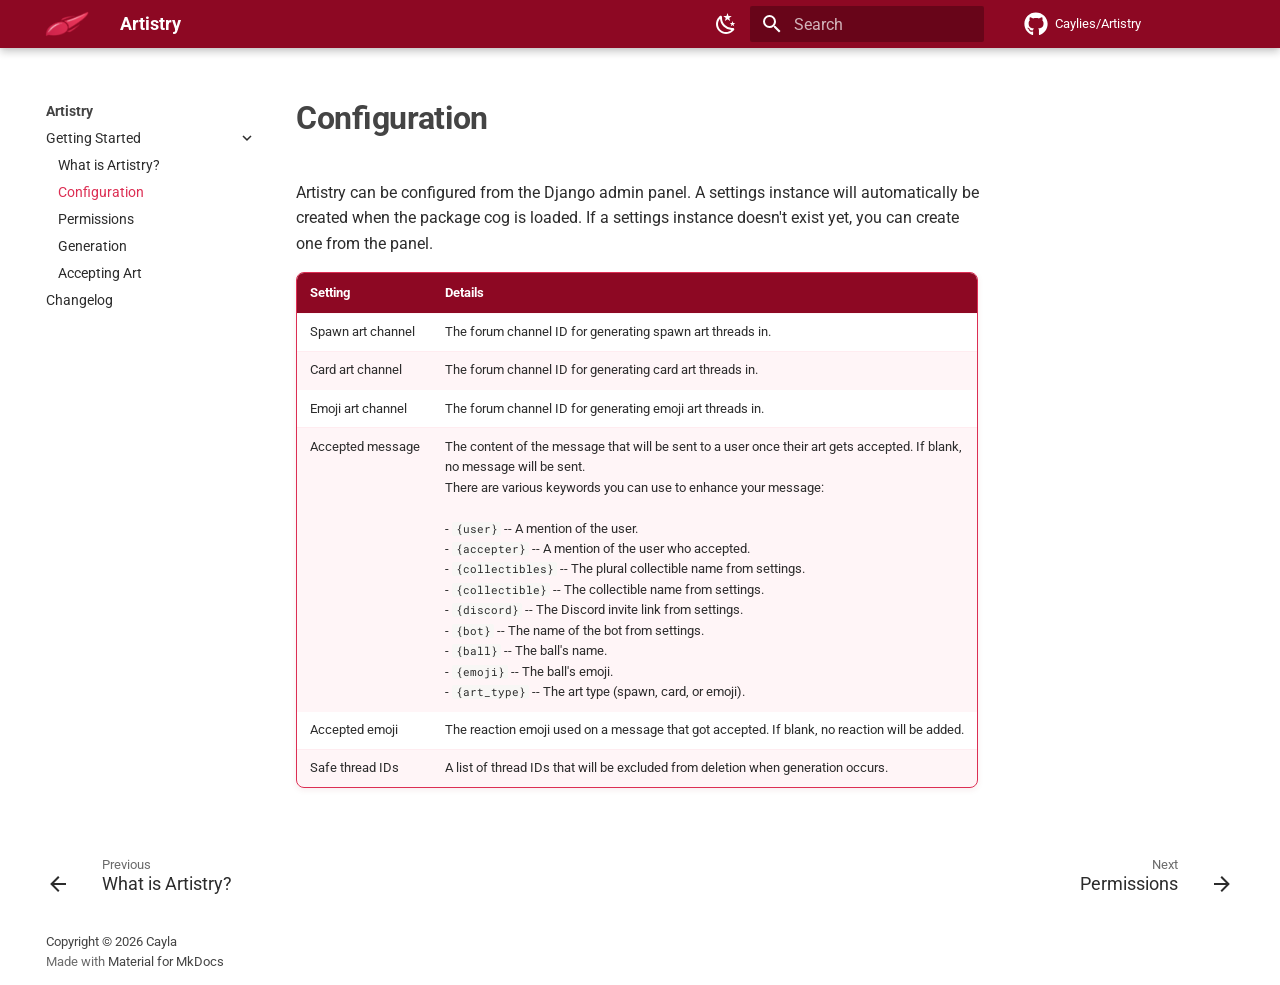
<file: getting-started/configuration/index.html>
<!doctype html>
<html lang="en" class="no-js">
  <head>
    
      <meta charset="utf-8">
      <meta name="viewport" content="width=device-width,initial-scale=1">
      
      
        <meta name="author" content="Cayla">
      
      
      
        <link rel="prev" href="../about/">
      
      
        <link rel="next" href="../permissions/">
      
      
        
      
      
      <link rel="icon" href="../../assets/logo.png">
      <meta name="generator" content="mkdocs-1.6.1, mkdocs-material-9.7.6">
    
    
      
        <title>Configuration - Artistry</title>
      
    
    
      <link rel="stylesheet" href="../../assets/stylesheets/main.484c7ddc.min.css">
      
        
        <link rel="stylesheet" href="../../assets/stylesheets/palette.ab4e12ef.min.css">
      
      


    
    
      
    
    
      
        
        
        <link rel="preconnect" href="https://fonts.gstatic.com" crossorigin>
        <link rel="stylesheet" href="https://fonts.googleapis.com/css?family=Roboto:300,300i,400,400i,700,700i%7CRoboto+Mono:400,400i,700,700i&display=fallback">
        <style>:root{--md-text-font:"Roboto";--md-code-font:"Roboto Mono"}</style>
      
    
    
      <link rel="stylesheet" href="../../stylesheets/extra.css">
    
    <script>__md_scope=new URL("../..",location),__md_hash=e=>[...e].reduce(((e,_)=>(e<<5)-e+_.charCodeAt(0)),0),__md_get=(e,_=localStorage,t=__md_scope)=>JSON.parse(_.getItem(t.pathname+"."+e)),__md_set=(e,_,t=localStorage,a=__md_scope)=>{try{t.setItem(a.pathname+"."+e,JSON.stringify(_))}catch(e){}}</script>
    
      

    
    
  </head>
  
  
    
    
      
    
    
    
    
    <body dir="ltr" data-md-color-scheme="sunset" data-md-color-primary="indigo" data-md-color-accent="indigo">
  
    
    <input class="md-toggle" data-md-toggle="drawer" type="checkbox" id="__drawer" autocomplete="off">
    <input class="md-toggle" data-md-toggle="search" type="checkbox" id="__search" autocomplete="off">
    <label class="md-overlay" for="__drawer"></label>
    <div data-md-component="skip">
      
        
        <a href="#configuration" class="md-skip">
          Skip to content
        </a>
      
    </div>
    <div data-md-component="announce">
      
    </div>
    
    
      

  

<header class="md-header md-header--shadow" data-md-component="header">
  <nav class="md-header__inner md-grid" aria-label="Header">
    <a href="../.." title="Artistry" class="md-header__button md-logo" aria-label="Artistry" data-md-component="logo">
      
  <img src="../../assets/logo.png" alt="logo">

    </a>
    <label class="md-header__button md-icon" for="__drawer">
      
      <svg xmlns="http://www.w3.org/2000/svg" viewBox="0 0 24 24"><path d="M3 6h18v2H3zm0 5h18v2H3zm0 5h18v2H3z"/></svg>
    </label>
    <div class="md-header__title" data-md-component="header-title">
      <div class="md-header__ellipsis">
        <div class="md-header__topic">
          <span class="md-ellipsis">
            Artistry
          </span>
        </div>
        <div class="md-header__topic" data-md-component="header-topic">
          <span class="md-ellipsis">
            
              Configuration
            
          </span>
        </div>
      </div>
    </div>
    
      
        <form class="md-header__option" data-md-component="palette">
  
    
    
    
    <input class="md-option" data-md-color-media="(prefers-color-scheme: light)" data-md-color-scheme="sunset" data-md-color-primary="indigo" data-md-color-accent="indigo"  aria-label="Switch to dark mode"  type="radio" name="__palette" id="__palette_0">
    
      <label class="md-header__button md-icon" title="Switch to dark mode" for="__palette_1" hidden>
        <svg xmlns="http://www.w3.org/2000/svg" viewBox="0 0 24 24"><path d="m17.75 4.09-2.53 1.94.91 3.06-2.63-1.81-2.63 1.81.91-3.06-2.53-1.94L12.44 4l1.06-3 1.06 3zm3.5 6.91-1.64 1.25.59 1.98-1.7-1.17-1.7 1.17.59-1.98L15.75 11l2.06-.05L18.5 9l.69 1.95zm-2.28 4.95c.83-.08 1.72 1.1 1.19 1.85-.32.45-.66.87-1.08 1.27C15.17 23 8.84 23 4.94 19.07c-3.91-3.9-3.91-10.24 0-14.14.4-.4.82-.76 1.27-1.08.75-.53 1.93.36 1.85 1.19-.27 2.86.69 5.83 2.89 8.02a9.96 9.96 0 0 0 8.02 2.89m-1.64 2.02a12.08 12.08 0 0 1-7.8-3.47c-2.17-2.19-3.33-5-3.49-7.82-2.81 3.14-2.7 7.96.31 10.98 3.02 3.01 7.84 3.12 10.98.31"/></svg>
      </label>
    
  
    
    
    
    <input class="md-option" data-md-color-media="(prefers-color-scheme: dark)" data-md-color-scheme="sunset-dark" data-md-color-primary="indigo" data-md-color-accent="indigo"  aria-label="Switch to light mode"  type="radio" name="__palette" id="__palette_1">
    
      <label class="md-header__button md-icon" title="Switch to light mode" for="__palette_0" hidden>
        <svg xmlns="http://www.w3.org/2000/svg" viewBox="0 0 24 24"><path d="M12 7a5 5 0 0 1 5 5 5 5 0 0 1-5 5 5 5 0 0 1-5-5 5 5 0 0 1 5-5m0 2a3 3 0 0 0-3 3 3 3 0 0 0 3 3 3 3 0 0 0 3-3 3 3 0 0 0-3-3m0-7 2.39 3.42C13.65 5.15 12.84 5 12 5s-1.65.15-2.39.42zM3.34 7l4.16-.35A7.2 7.2 0 0 0 5.94 8.5c-.44.74-.69 1.5-.83 2.29zm.02 10 1.76-3.77a7.131 7.131 0 0 0 2.38 4.14zM20.65 7l-1.77 3.79a7.02 7.02 0 0 0-2.38-4.15zm-.01 10-4.14.36c.59-.51 1.12-1.14 1.54-1.86.42-.73.69-1.5.83-2.29zM12 22l-2.41-3.44c.74.27 1.55.44 2.41.44.82 0 1.63-.17 2.37-.44z"/></svg>
      </label>
    
  
</form>
      
    
    
      <script>var palette=__md_get("__palette");if(palette&&palette.color){if("(prefers-color-scheme)"===palette.color.media){var media=matchMedia("(prefers-color-scheme: light)"),input=document.querySelector(media.matches?"[data-md-color-media='(prefers-color-scheme: light)']":"[data-md-color-media='(prefers-color-scheme: dark)']");palette.color.media=input.getAttribute("data-md-color-media"),palette.color.scheme=input.getAttribute("data-md-color-scheme"),palette.color.primary=input.getAttribute("data-md-color-primary"),palette.color.accent=input.getAttribute("data-md-color-accent")}for(var[key,value]of Object.entries(palette.color))document.body.setAttribute("data-md-color-"+key,value)}</script>
    
    
    
      
      
        <label class="md-header__button md-icon" for="__search">
          
          <svg xmlns="http://www.w3.org/2000/svg" viewBox="0 0 24 24"><path d="M9.5 3A6.5 6.5 0 0 1 16 9.5c0 1.61-.59 3.09-1.56 4.23l.27.27h.79l5 5-1.5 1.5-5-5v-.79l-.27-.27A6.52 6.52 0 0 1 9.5 16 6.5 6.5 0 0 1 3 9.5 6.5 6.5 0 0 1 9.5 3m0 2C7 5 5 7 5 9.5S7 14 9.5 14 14 12 14 9.5 12 5 9.5 5"/></svg>
        </label>
        <div class="md-search" data-md-component="search" role="dialog">
  <label class="md-search__overlay" for="__search"></label>
  <div class="md-search__inner" role="search">
    <form class="md-search__form" name="search">
      <input type="text" class="md-search__input" name="query" aria-label="Search" placeholder="Search" autocapitalize="off" autocorrect="off" autocomplete="off" spellcheck="false" data-md-component="search-query" required>
      <label class="md-search__icon md-icon" for="__search">
        
        <svg xmlns="http://www.w3.org/2000/svg" viewBox="0 0 24 24"><path d="M9.5 3A6.5 6.5 0 0 1 16 9.5c0 1.61-.59 3.09-1.56 4.23l.27.27h.79l5 5-1.5 1.5-5-5v-.79l-.27-.27A6.52 6.52 0 0 1 9.5 16 6.5 6.5 0 0 1 3 9.5 6.5 6.5 0 0 1 9.5 3m0 2C7 5 5 7 5 9.5S7 14 9.5 14 14 12 14 9.5 12 5 9.5 5"/></svg>
        
        <svg xmlns="http://www.w3.org/2000/svg" viewBox="0 0 24 24"><path d="M20 11v2H8l5.5 5.5-1.42 1.42L4.16 12l7.92-7.92L13.5 5.5 8 11z"/></svg>
      </label>
      <nav class="md-search__options" aria-label="Search">
        
        <button type="reset" class="md-search__icon md-icon" title="Clear" aria-label="Clear" tabindex="-1">
          
          <svg xmlns="http://www.w3.org/2000/svg" viewBox="0 0 24 24"><path d="M19 6.41 17.59 5 12 10.59 6.41 5 5 6.41 10.59 12 5 17.59 6.41 19 12 13.41 17.59 19 19 17.59 13.41 12z"/></svg>
        </button>
      </nav>
      
    </form>
    <div class="md-search__output">
      <div class="md-search__scrollwrap" tabindex="0" data-md-scrollfix>
        <div class="md-search-result" data-md-component="search-result">
          <div class="md-search-result__meta">
            Initializing search
          </div>
          <ol class="md-search-result__list" role="presentation"></ol>
        </div>
      </div>
    </div>
  </div>
</div>
      
    
    
      <div class="md-header__source">
        <a href="https://github.com/Caylies/Artistry" title="Go to repository" class="md-source" data-md-component="source">
  <div class="md-source__icon md-icon">
    
    <svg xmlns="http://www.w3.org/2000/svg" viewBox="0 0 512 512"><!--! Font Awesome Free 7.1.0 by @fontawesome - https://fontawesome.com License - https://fontawesome.com/license/free (Icons: CC BY 4.0, Fonts: SIL OFL 1.1, Code: MIT License) Copyright 2025 Fonticons, Inc.--><path d="M173.9 397.4c0 2-2.3 3.6-5.2 3.6-3.3.3-5.6-1.3-5.6-3.6 0-2 2.3-3.6 5.2-3.6 3-.3 5.6 1.3 5.6 3.6m-31.1-4.5c-.7 2 1.3 4.3 4.3 4.9 2.6 1 5.6 0 6.2-2s-1.3-4.3-4.3-5.2c-2.6-.7-5.5.3-6.2 2.3m44.2-1.7c-2.9.7-4.9 2.6-4.6 4.9.3 2 2.9 3.3 5.9 2.6 2.9-.7 4.9-2.6 4.6-4.6-.3-1.9-3-3.2-5.9-2.9M252.8 8C114.1 8 8 113.3 8 252c0 110.9 69.8 205.8 169.5 239.2 12.8 2.3 17.3-5.6 17.3-12.1 0-6.2-.3-40.4-.3-61.4 0 0-70 15-84.7-29.8 0 0-11.4-29.1-27.8-36.6 0 0-22.9-15.7 1.6-15.4 0 0 24.9 2 38.6 25.8 21.9 38.6 58.6 27.5 72.9 20.9 2.3-16 8.8-27.1 16-33.7-55.9-6.2-112.3-14.3-112.3-110.5 0-27.5 7.6-41.3 23.6-58.9-2.6-6.5-11.1-33.3 2.6-67.9 20.9-6.5 69 27 69 27 20-5.6 41.5-8.5 62.8-8.5s42.8 2.9 62.8 8.5c0 0 48.1-33.6 69-27 13.7 34.7 5.2 61.4 2.6 67.9 16 17.7 25.8 31.5 25.8 58.9 0 96.5-58.9 104.2-114.8 110.5 9.2 7.9 17 22.9 17 46.4 0 33.7-.3 75.4-.3 83.6 0 6.5 4.6 14.4 17.3 12.1C436.2 457.8 504 362.9 504 252 504 113.3 391.5 8 252.8 8M105.2 352.9c-1.3 1-1 3.3.7 5.2 1.6 1.6 3.9 2.3 5.2 1 1.3-1 1-3.3-.7-5.2-1.6-1.6-3.9-2.3-5.2-1m-10.8-8.1c-.7 1.3.3 2.9 2.3 3.9 1.6 1 3.6.7 4.3-.7.7-1.3-.3-2.9-2.3-3.9-2-.6-3.6-.3-4.3.7m32.4 35.6c-1.6 1.3-1 4.3 1.3 6.2 2.3 2.3 5.2 2.6 6.5 1 1.3-1.3.7-4.3-1.3-6.2-2.2-2.3-5.2-2.6-6.5-1m-11.4-14.7c-1.6 1-1.6 3.6 0 5.9s4.3 3.3 5.6 2.3c1.6-1.3 1.6-3.9 0-6.2-1.4-2.3-4-3.3-5.6-2"/></svg>
  </div>
  <div class="md-source__repository">
    Caylies/Artistry
  </div>
</a>
      </div>
    
  </nav>
  
</header>
    
    <div class="md-container" data-md-component="container">
      
      
        
          
        
      
      <main class="md-main" data-md-component="main">
        <div class="md-main__inner md-grid">
          
            
              
              <div class="md-sidebar md-sidebar--primary" data-md-component="sidebar" data-md-type="navigation" >
                <div class="md-sidebar__scrollwrap">
                  <div class="md-sidebar__inner">
                    



<nav class="md-nav md-nav--primary" aria-label="Navigation" data-md-level="0">
  <label class="md-nav__title" for="__drawer">
    <a href="../.." title="Artistry" class="md-nav__button md-logo" aria-label="Artistry" data-md-component="logo">
      
  <img src="../../assets/logo.png" alt="logo">

    </a>
    Artistry
  </label>
  
    <div class="md-nav__source">
      <a href="https://github.com/Caylies/Artistry" title="Go to repository" class="md-source" data-md-component="source">
  <div class="md-source__icon md-icon">
    
    <svg xmlns="http://www.w3.org/2000/svg" viewBox="0 0 512 512"><!--! Font Awesome Free 7.1.0 by @fontawesome - https://fontawesome.com License - https://fontawesome.com/license/free (Icons: CC BY 4.0, Fonts: SIL OFL 1.1, Code: MIT License) Copyright 2025 Fonticons, Inc.--><path d="M173.9 397.4c0 2-2.3 3.6-5.2 3.6-3.3.3-5.6-1.3-5.6-3.6 0-2 2.3-3.6 5.2-3.6 3-.3 5.6 1.3 5.6 3.6m-31.1-4.5c-.7 2 1.3 4.3 4.3 4.9 2.6 1 5.6 0 6.2-2s-1.3-4.3-4.3-5.2c-2.6-.7-5.5.3-6.2 2.3m44.2-1.7c-2.9.7-4.9 2.6-4.6 4.9.3 2 2.9 3.3 5.9 2.6 2.9-.7 4.9-2.6 4.6-4.6-.3-1.9-3-3.2-5.9-2.9M252.8 8C114.1 8 8 113.3 8 252c0 110.9 69.8 205.8 169.5 239.2 12.8 2.3 17.3-5.6 17.3-12.1 0-6.2-.3-40.4-.3-61.4 0 0-70 15-84.7-29.8 0 0-11.4-29.1-27.8-36.6 0 0-22.9-15.7 1.6-15.4 0 0 24.9 2 38.6 25.8 21.9 38.6 58.6 27.5 72.9 20.9 2.3-16 8.8-27.1 16-33.7-55.9-6.2-112.3-14.3-112.3-110.5 0-27.5 7.6-41.3 23.6-58.9-2.6-6.5-11.1-33.3 2.6-67.9 20.9-6.5 69 27 69 27 20-5.6 41.5-8.5 62.8-8.5s42.8 2.9 62.8 8.5c0 0 48.1-33.6 69-27 13.7 34.7 5.2 61.4 2.6 67.9 16 17.7 25.8 31.5 25.8 58.9 0 96.5-58.9 104.2-114.8 110.5 9.2 7.9 17 22.9 17 46.4 0 33.7-.3 75.4-.3 83.6 0 6.5 4.6 14.4 17.3 12.1C436.2 457.8 504 362.9 504 252 504 113.3 391.5 8 252.8 8M105.2 352.9c-1.3 1-1 3.3.7 5.2 1.6 1.6 3.9 2.3 5.2 1 1.3-1 1-3.3-.7-5.2-1.6-1.6-3.9-2.3-5.2-1m-10.8-8.1c-.7 1.3.3 2.9 2.3 3.9 1.6 1 3.6.7 4.3-.7.7-1.3-.3-2.9-2.3-3.9-2-.6-3.6-.3-4.3.7m32.4 35.6c-1.6 1.3-1 4.3 1.3 6.2 2.3 2.3 5.2 2.6 6.5 1 1.3-1.3.7-4.3-1.3-6.2-2.2-2.3-5.2-2.6-6.5-1m-11.4-14.7c-1.6 1-1.6 3.6 0 5.9s4.3 3.3 5.6 2.3c1.6-1.3 1.6-3.9 0-6.2-1.4-2.3-4-3.3-5.6-2"/></svg>
  </div>
  <div class="md-source__repository">
    Caylies/Artistry
  </div>
</a>
    </div>
  
  <ul class="md-nav__list" data-md-scrollfix>
    
      
      
  
  
    
  
  
  
    
    
    
    
    
    <li class="md-nav__item md-nav__item--active md-nav__item--nested">
      
        
        
        <input class="md-nav__toggle md-toggle " type="checkbox" id="__nav_1" checked>
        
          
          <label class="md-nav__link" for="__nav_1" id="__nav_1_label" tabindex="0">
            
  
  
  <span class="md-ellipsis">
    
  
    Getting Started
  

    
  </span>
  
  

            <span class="md-nav__icon md-icon"></span>
          </label>
        
        <nav class="md-nav" data-md-level="1" aria-labelledby="__nav_1_label" aria-expanded="true">
          <label class="md-nav__title" for="__nav_1">
            <span class="md-nav__icon md-icon"></span>
            
  
    Getting Started
  

          </label>
          <ul class="md-nav__list" data-md-scrollfix>
            
              
                
  
  
  
  
    <li class="md-nav__item">
      <a href="../about/" class="md-nav__link">
        
  
  
  <span class="md-ellipsis">
    
  
    What is Artistry?
  

    
  </span>
  
  

      </a>
    </li>
  

              
            
              
                
  
  
    
  
  
  
    <li class="md-nav__item md-nav__item--active">
      
      <input class="md-nav__toggle md-toggle" type="checkbox" id="__toc">
      
      
        
      
      
      <a href="./" class="md-nav__link md-nav__link--active">
        
  
  
  <span class="md-ellipsis">
    
  
    Configuration
  

    
  </span>
  
  

      </a>
      
    </li>
  

              
            
              
                
  
  
  
  
    <li class="md-nav__item">
      <a href="../permissions/" class="md-nav__link">
        
  
  
  <span class="md-ellipsis">
    
  
    Permissions
  

    
  </span>
  
  

      </a>
    </li>
  

              
            
              
                
  
  
  
  
    <li class="md-nav__item">
      <a href="../generation/" class="md-nav__link">
        
  
  
  <span class="md-ellipsis">
    
  
    Generation
  

    
  </span>
  
  

      </a>
    </li>
  

              
            
              
                
  
  
  
  
    <li class="md-nav__item">
      <a href="../accepting/" class="md-nav__link">
        
  
  
  <span class="md-ellipsis">
    
  
    Accepting Art
  

    
  </span>
  
  

      </a>
    </li>
  

              
            
          </ul>
        </nav>
      
    </li>
  

    
      
      
  
  
  
  
    <li class="md-nav__item">
      <a href="../../changelog/" class="md-nav__link">
        
  
  
  <span class="md-ellipsis">
    
  
    Changelog
  

    
  </span>
  
  

      </a>
    </li>
  

    
  </ul>
</nav>
                  </div>
                </div>
              </div>
            
            
              
              <div class="md-sidebar md-sidebar--secondary" data-md-component="sidebar" data-md-type="toc" >
                <div class="md-sidebar__scrollwrap">
                  <div class="md-sidebar__inner">
                    

<nav class="md-nav md-nav--secondary" aria-label="Table of contents">
  
  
  
    
  
  
</nav>
                  </div>
                </div>
              </div>
            
          
          
            <div class="md-content" data-md-component="content">
              
              <article class="md-content__inner md-typeset">
                
                  


  
  


<h1 id="configuration">Configuration</h1>
<p>Artistry can be configured from the Django admin panel. A settings instance will automatically be created when the package cog is loaded. If a settings instance doesn't exist yet, you can create one from the panel.</p>
<!-- Decrease your zoom if you have difficulty reading the grid table. -->

<table>
<thead>
<tr>
<th colspan="1" rowspan="1">
<p>Setting</p>
</th>
<th colspan="1" rowspan="1">
<p>Details</p>
</th>
</tr>
</thead>
<tbody>
<tr>
<td colspan="1" rowspan="1">
<p>Spawn art channel</p>
</td>
<td colspan="1" rowspan="1">
<p>The forum channel ID for generating spawn art threads in.</p>
</td>
</tr>
<tr>
<td colspan="1" rowspan="1">
<p>Card art channel</p>
</td>
<td colspan="1" rowspan="1">
<p>The forum channel ID for generating card art threads in.</p>
</td>
</tr>
<tr>
<td colspan="1" rowspan="1">
<p>Emoji art channel</p>
</td>
<td colspan="1" rowspan="1">
<p>The forum channel ID for generating emoji art threads in.</p>
</td>
</tr>
<tr>
<td colspan="1" rowspan="1">
<p>Accepted message<br />
<br />
<br />
<br />
<br />
<br />
<br />
<br />
<br />
<br />
<br />
<br />
</p>
</td>
<td colspan="1" rowspan="1">
<p>The content of the message that will be sent to a user once their art gets accepted. If blank,<br />
no message will be sent.<br />
There are various keywords you can use to enhance your message:<br />
<br />
- <code>{user}</code> -- A mention of the user.<br />
- <code>{accepter}</code> -- A mention of the user who accepted.<br />
- <code>{collectibles}</code> -- The plural collectible name from settings.<br />
- <code>{collectible}</code> -- The collectible name from settings.<br />
- <code>{discord}</code> -- The Discord invite link from settings.<br />
- <code>{bot}</code> -- The name of the bot from settings.<br />
- <code>{ball}</code> -- The ball's name.<br />
- <code>{emoji}</code> -- The ball's emoji.<br />
- <code>{art_type}</code> -- The art type (spawn, card, or emoji).</p>
</td>
</tr>
<tr>
<td colspan="1" rowspan="1">
<p>Accepted emoji</p>
</td>
<td colspan="1" rowspan="1">
<p>The reaction emoji used on a message that got accepted. If blank, no reaction will be added.</p>
</td>
</tr>
<tr>
<td colspan="1" rowspan="1">
<p>Safe thread IDs</p>
</td>
<td colspan="1" rowspan="1">
<p>A list of thread IDs that will be excluded from deletion when generation occurs.</p>
</td>
</tr>
</tbody>
</table>












                
              </article>
            </div>
          
          
<script>var target=document.getElementById(location.hash.slice(1));target&&target.name&&(target.checked=target.name.startsWith("__tabbed_"))</script>
        </div>
        
      </main>
      
        <footer class="md-footer">
  
    
      
      <nav class="md-footer__inner md-grid" aria-label="Footer" >
        
          
          <a href="../about/" class="md-footer__link md-footer__link--prev" aria-label="Previous: What is Artistry?">
            <div class="md-footer__button md-icon">
              
              <svg xmlns="http://www.w3.org/2000/svg" viewBox="0 0 24 24"><path d="M20 11v2H8l5.5 5.5-1.42 1.42L4.16 12l7.92-7.92L13.5 5.5 8 11z"/></svg>
            </div>
            <div class="md-footer__title">
              <span class="md-footer__direction">
                Previous
              </span>
              <div class="md-ellipsis">
                What is Artistry?
              </div>
            </div>
          </a>
        
        
          
          <a href="../permissions/" class="md-footer__link md-footer__link--next" aria-label="Next: Permissions">
            <div class="md-footer__title">
              <span class="md-footer__direction">
                Next
              </span>
              <div class="md-ellipsis">
                Permissions
              </div>
            </div>
            <div class="md-footer__button md-icon">
              
              <svg xmlns="http://www.w3.org/2000/svg" viewBox="0 0 24 24"><path d="M4 11v2h12l-5.5 5.5 1.42 1.42L19.84 12l-7.92-7.92L10.5 5.5 16 11z"/></svg>
            </div>
          </a>
        
      </nav>
    
  
  <div class="md-footer-meta md-typeset">
    <div class="md-footer-meta__inner md-grid">
      <div class="md-copyright">
  
    <div class="md-copyright__highlight">
      Copyright &copy; 2026 Cayla
    </div>
  
  
    Made with
    <a href="https://squidfunk.github.io/mkdocs-material/" target="_blank" rel="noopener">
      Material for MkDocs
    </a>
  
</div>
      
    </div>
  </div>
</footer>
      
    </div>
    <div class="md-dialog" data-md-component="dialog">
      <div class="md-dialog__inner md-typeset"></div>
    </div>
    
    
    
      
      
      <script id="__config" type="application/json">{"annotate": null, "base": "../..", "features": ["content.code.copy", "content.code.annotate", "content.code.select", "navigation.footer", "toc.follow"], "search": "../../assets/javascripts/workers/search.2c215733.min.js", "tags": null, "translations": {"clipboard.copied": "Copied to clipboard", "clipboard.copy": "Copy to clipboard", "search.result.more.one": "1 more on this page", "search.result.more.other": "# more on this page", "search.result.none": "No matching documents", "search.result.one": "1 matching document", "search.result.other": "# matching documents", "search.result.placeholder": "Type to start searching", "search.result.term.missing": "Missing", "select.version": "Select version"}, "version": null}</script>
    
    
      <script src="../../assets/javascripts/bundle.79ae519e.min.js"></script>
      
    
  </body>
</html>
</file>
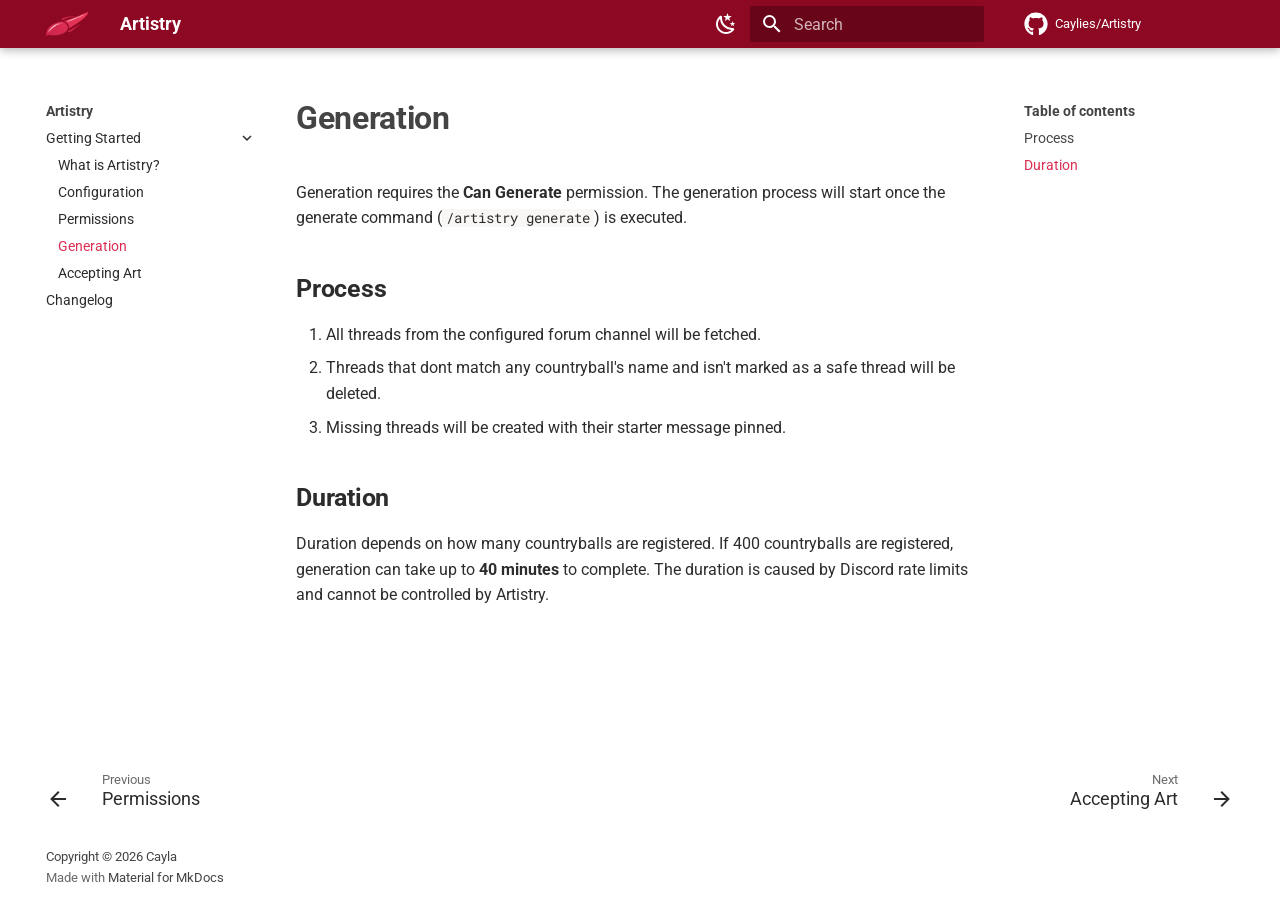
<file: getting-started/generation/index.html>
<!doctype html>
<html lang="en" class="no-js">
  <head>
    
      <meta charset="utf-8">
      <meta name="viewport" content="width=device-width,initial-scale=1">
      
      
        <meta name="author" content="Cayla">
      
      
      
        <link rel="prev" href="../permissions/">
      
      
        <link rel="next" href="../accepting/">
      
      
        
      
      
      <link rel="icon" href="../../assets/logo.png">
      <meta name="generator" content="mkdocs-1.6.1, mkdocs-material-9.7.6">
    
    
      
        <title>Generation - Artistry</title>
      
    
    
      <link rel="stylesheet" href="../../assets/stylesheets/main.484c7ddc.min.css">
      
        
        <link rel="stylesheet" href="../../assets/stylesheets/palette.ab4e12ef.min.css">
      
      


    
    
      
    
    
      
        
        
        <link rel="preconnect" href="https://fonts.gstatic.com" crossorigin>
        <link rel="stylesheet" href="https://fonts.googleapis.com/css?family=Roboto:300,300i,400,400i,700,700i%7CRoboto+Mono:400,400i,700,700i&display=fallback">
        <style>:root{--md-text-font:"Roboto";--md-code-font:"Roboto Mono"}</style>
      
    
    
      <link rel="stylesheet" href="../../stylesheets/extra.css">
    
    <script>__md_scope=new URL("../..",location),__md_hash=e=>[...e].reduce(((e,_)=>(e<<5)-e+_.charCodeAt(0)),0),__md_get=(e,_=localStorage,t=__md_scope)=>JSON.parse(_.getItem(t.pathname+"."+e)),__md_set=(e,_,t=localStorage,a=__md_scope)=>{try{t.setItem(a.pathname+"."+e,JSON.stringify(_))}catch(e){}}</script>
    
      

    
    
  </head>
  
  
    
    
      
    
    
    
    
    <body dir="ltr" data-md-color-scheme="sunset" data-md-color-primary="indigo" data-md-color-accent="indigo">
  
    
    <input class="md-toggle" data-md-toggle="drawer" type="checkbox" id="__drawer" autocomplete="off">
    <input class="md-toggle" data-md-toggle="search" type="checkbox" id="__search" autocomplete="off">
    <label class="md-overlay" for="__drawer"></label>
    <div data-md-component="skip">
      
        
        <a href="#generation" class="md-skip">
          Skip to content
        </a>
      
    </div>
    <div data-md-component="announce">
      
    </div>
    
    
      

  

<header class="md-header md-header--shadow" data-md-component="header">
  <nav class="md-header__inner md-grid" aria-label="Header">
    <a href="../.." title="Artistry" class="md-header__button md-logo" aria-label="Artistry" data-md-component="logo">
      
  <img src="../../assets/logo.png" alt="logo">

    </a>
    <label class="md-header__button md-icon" for="__drawer">
      
      <svg xmlns="http://www.w3.org/2000/svg" viewBox="0 0 24 24"><path d="M3 6h18v2H3zm0 5h18v2H3zm0 5h18v2H3z"/></svg>
    </label>
    <div class="md-header__title" data-md-component="header-title">
      <div class="md-header__ellipsis">
        <div class="md-header__topic">
          <span class="md-ellipsis">
            Artistry
          </span>
        </div>
        <div class="md-header__topic" data-md-component="header-topic">
          <span class="md-ellipsis">
            
              Generation
            
          </span>
        </div>
      </div>
    </div>
    
      
        <form class="md-header__option" data-md-component="palette">
  
    
    
    
    <input class="md-option" data-md-color-media="(prefers-color-scheme: light)" data-md-color-scheme="sunset" data-md-color-primary="indigo" data-md-color-accent="indigo"  aria-label="Switch to dark mode"  type="radio" name="__palette" id="__palette_0">
    
      <label class="md-header__button md-icon" title="Switch to dark mode" for="__palette_1" hidden>
        <svg xmlns="http://www.w3.org/2000/svg" viewBox="0 0 24 24"><path d="m17.75 4.09-2.53 1.94.91 3.06-2.63-1.81-2.63 1.81.91-3.06-2.53-1.94L12.44 4l1.06-3 1.06 3zm3.5 6.91-1.64 1.25.59 1.98-1.7-1.17-1.7 1.17.59-1.98L15.75 11l2.06-.05L18.5 9l.69 1.95zm-2.28 4.95c.83-.08 1.72 1.1 1.19 1.85-.32.45-.66.87-1.08 1.27C15.17 23 8.84 23 4.94 19.07c-3.91-3.9-3.91-10.24 0-14.14.4-.4.82-.76 1.27-1.08.75-.53 1.93.36 1.85 1.19-.27 2.86.69 5.83 2.89 8.02a9.96 9.96 0 0 0 8.02 2.89m-1.64 2.02a12.08 12.08 0 0 1-7.8-3.47c-2.17-2.19-3.33-5-3.49-7.82-2.81 3.14-2.7 7.96.31 10.98 3.02 3.01 7.84 3.12 10.98.31"/></svg>
      </label>
    
  
    
    
    
    <input class="md-option" data-md-color-media="(prefers-color-scheme: dark)" data-md-color-scheme="sunset-dark" data-md-color-primary="indigo" data-md-color-accent="indigo"  aria-label="Switch to light mode"  type="radio" name="__palette" id="__palette_1">
    
      <label class="md-header__button md-icon" title="Switch to light mode" for="__palette_0" hidden>
        <svg xmlns="http://www.w3.org/2000/svg" viewBox="0 0 24 24"><path d="M12 7a5 5 0 0 1 5 5 5 5 0 0 1-5 5 5 5 0 0 1-5-5 5 5 0 0 1 5-5m0 2a3 3 0 0 0-3 3 3 3 0 0 0 3 3 3 3 0 0 0 3-3 3 3 0 0 0-3-3m0-7 2.39 3.42C13.65 5.15 12.84 5 12 5s-1.65.15-2.39.42zM3.34 7l4.16-.35A7.2 7.2 0 0 0 5.94 8.5c-.44.74-.69 1.5-.83 2.29zm.02 10 1.76-3.77a7.131 7.131 0 0 0 2.38 4.14zM20.65 7l-1.77 3.79a7.02 7.02 0 0 0-2.38-4.15zm-.01 10-4.14.36c.59-.51 1.12-1.14 1.54-1.86.42-.73.69-1.5.83-2.29zM12 22l-2.41-3.44c.74.27 1.55.44 2.41.44.82 0 1.63-.17 2.37-.44z"/></svg>
      </label>
    
  
</form>
      
    
    
      <script>var palette=__md_get("__palette");if(palette&&palette.color){if("(prefers-color-scheme)"===palette.color.media){var media=matchMedia("(prefers-color-scheme: light)"),input=document.querySelector(media.matches?"[data-md-color-media='(prefers-color-scheme: light)']":"[data-md-color-media='(prefers-color-scheme: dark)']");palette.color.media=input.getAttribute("data-md-color-media"),palette.color.scheme=input.getAttribute("data-md-color-scheme"),palette.color.primary=input.getAttribute("data-md-color-primary"),palette.color.accent=input.getAttribute("data-md-color-accent")}for(var[key,value]of Object.entries(palette.color))document.body.setAttribute("data-md-color-"+key,value)}</script>
    
    
    
      
      
        <label class="md-header__button md-icon" for="__search">
          
          <svg xmlns="http://www.w3.org/2000/svg" viewBox="0 0 24 24"><path d="M9.5 3A6.5 6.5 0 0 1 16 9.5c0 1.61-.59 3.09-1.56 4.23l.27.27h.79l5 5-1.5 1.5-5-5v-.79l-.27-.27A6.52 6.52 0 0 1 9.5 16 6.5 6.5 0 0 1 3 9.5 6.5 6.5 0 0 1 9.5 3m0 2C7 5 5 7 5 9.5S7 14 9.5 14 14 12 14 9.5 12 5 9.5 5"/></svg>
        </label>
        <div class="md-search" data-md-component="search" role="dialog">
  <label class="md-search__overlay" for="__search"></label>
  <div class="md-search__inner" role="search">
    <form class="md-search__form" name="search">
      <input type="text" class="md-search__input" name="query" aria-label="Search" placeholder="Search" autocapitalize="off" autocorrect="off" autocomplete="off" spellcheck="false" data-md-component="search-query" required>
      <label class="md-search__icon md-icon" for="__search">
        
        <svg xmlns="http://www.w3.org/2000/svg" viewBox="0 0 24 24"><path d="M9.5 3A6.5 6.5 0 0 1 16 9.5c0 1.61-.59 3.09-1.56 4.23l.27.27h.79l5 5-1.5 1.5-5-5v-.79l-.27-.27A6.52 6.52 0 0 1 9.5 16 6.5 6.5 0 0 1 3 9.5 6.5 6.5 0 0 1 9.5 3m0 2C7 5 5 7 5 9.5S7 14 9.5 14 14 12 14 9.5 12 5 9.5 5"/></svg>
        
        <svg xmlns="http://www.w3.org/2000/svg" viewBox="0 0 24 24"><path d="M20 11v2H8l5.5 5.5-1.42 1.42L4.16 12l7.92-7.92L13.5 5.5 8 11z"/></svg>
      </label>
      <nav class="md-search__options" aria-label="Search">
        
        <button type="reset" class="md-search__icon md-icon" title="Clear" aria-label="Clear" tabindex="-1">
          
          <svg xmlns="http://www.w3.org/2000/svg" viewBox="0 0 24 24"><path d="M19 6.41 17.59 5 12 10.59 6.41 5 5 6.41 10.59 12 5 17.59 6.41 19 12 13.41 17.59 19 19 17.59 13.41 12z"/></svg>
        </button>
      </nav>
      
    </form>
    <div class="md-search__output">
      <div class="md-search__scrollwrap" tabindex="0" data-md-scrollfix>
        <div class="md-search-result" data-md-component="search-result">
          <div class="md-search-result__meta">
            Initializing search
          </div>
          <ol class="md-search-result__list" role="presentation"></ol>
        </div>
      </div>
    </div>
  </div>
</div>
      
    
    
      <div class="md-header__source">
        <a href="https://github.com/Caylies/Artistry" title="Go to repository" class="md-source" data-md-component="source">
  <div class="md-source__icon md-icon">
    
    <svg xmlns="http://www.w3.org/2000/svg" viewBox="0 0 512 512"><!--! Font Awesome Free 7.1.0 by @fontawesome - https://fontawesome.com License - https://fontawesome.com/license/free (Icons: CC BY 4.0, Fonts: SIL OFL 1.1, Code: MIT License) Copyright 2025 Fonticons, Inc.--><path d="M173.9 397.4c0 2-2.3 3.6-5.2 3.6-3.3.3-5.6-1.3-5.6-3.6 0-2 2.3-3.6 5.2-3.6 3-.3 5.6 1.3 5.6 3.6m-31.1-4.5c-.7 2 1.3 4.3 4.3 4.9 2.6 1 5.6 0 6.2-2s-1.3-4.3-4.3-5.2c-2.6-.7-5.5.3-6.2 2.3m44.2-1.7c-2.9.7-4.9 2.6-4.6 4.9.3 2 2.9 3.3 5.9 2.6 2.9-.7 4.9-2.6 4.6-4.6-.3-1.9-3-3.2-5.9-2.9M252.8 8C114.1 8 8 113.3 8 252c0 110.9 69.8 205.8 169.5 239.2 12.8 2.3 17.3-5.6 17.3-12.1 0-6.2-.3-40.4-.3-61.4 0 0-70 15-84.7-29.8 0 0-11.4-29.1-27.8-36.6 0 0-22.9-15.7 1.6-15.4 0 0 24.9 2 38.6 25.8 21.9 38.6 58.6 27.5 72.9 20.9 2.3-16 8.8-27.1 16-33.7-55.9-6.2-112.3-14.3-112.3-110.5 0-27.5 7.6-41.3 23.6-58.9-2.6-6.5-11.1-33.3 2.6-67.9 20.9-6.5 69 27 69 27 20-5.6 41.5-8.5 62.8-8.5s42.8 2.9 62.8 8.5c0 0 48.1-33.6 69-27 13.7 34.7 5.2 61.4 2.6 67.9 16 17.7 25.8 31.5 25.8 58.9 0 96.5-58.9 104.2-114.8 110.5 9.2 7.9 17 22.9 17 46.4 0 33.7-.3 75.4-.3 83.6 0 6.5 4.6 14.4 17.3 12.1C436.2 457.8 504 362.9 504 252 504 113.3 391.5 8 252.8 8M105.2 352.9c-1.3 1-1 3.3.7 5.2 1.6 1.6 3.9 2.3 5.2 1 1.3-1 1-3.3-.7-5.2-1.6-1.6-3.9-2.3-5.2-1m-10.8-8.1c-.7 1.3.3 2.9 2.3 3.9 1.6 1 3.6.7 4.3-.7.7-1.3-.3-2.9-2.3-3.9-2-.6-3.6-.3-4.3.7m32.4 35.6c-1.6 1.3-1 4.3 1.3 6.2 2.3 2.3 5.2 2.6 6.5 1 1.3-1.3.7-4.3-1.3-6.2-2.2-2.3-5.2-2.6-6.5-1m-11.4-14.7c-1.6 1-1.6 3.6 0 5.9s4.3 3.3 5.6 2.3c1.6-1.3 1.6-3.9 0-6.2-1.4-2.3-4-3.3-5.6-2"/></svg>
  </div>
  <div class="md-source__repository">
    Caylies/Artistry
  </div>
</a>
      </div>
    
  </nav>
  
</header>
    
    <div class="md-container" data-md-component="container">
      
      
        
          
        
      
      <main class="md-main" data-md-component="main">
        <div class="md-main__inner md-grid">
          
            
              
              <div class="md-sidebar md-sidebar--primary" data-md-component="sidebar" data-md-type="navigation" >
                <div class="md-sidebar__scrollwrap">
                  <div class="md-sidebar__inner">
                    



<nav class="md-nav md-nav--primary" aria-label="Navigation" data-md-level="0">
  <label class="md-nav__title" for="__drawer">
    <a href="../.." title="Artistry" class="md-nav__button md-logo" aria-label="Artistry" data-md-component="logo">
      
  <img src="../../assets/logo.png" alt="logo">

    </a>
    Artistry
  </label>
  
    <div class="md-nav__source">
      <a href="https://github.com/Caylies/Artistry" title="Go to repository" class="md-source" data-md-component="source">
  <div class="md-source__icon md-icon">
    
    <svg xmlns="http://www.w3.org/2000/svg" viewBox="0 0 512 512"><!--! Font Awesome Free 7.1.0 by @fontawesome - https://fontawesome.com License - https://fontawesome.com/license/free (Icons: CC BY 4.0, Fonts: SIL OFL 1.1, Code: MIT License) Copyright 2025 Fonticons, Inc.--><path d="M173.9 397.4c0 2-2.3 3.6-5.2 3.6-3.3.3-5.6-1.3-5.6-3.6 0-2 2.3-3.6 5.2-3.6 3-.3 5.6 1.3 5.6 3.6m-31.1-4.5c-.7 2 1.3 4.3 4.3 4.9 2.6 1 5.6 0 6.2-2s-1.3-4.3-4.3-5.2c-2.6-.7-5.5.3-6.2 2.3m44.2-1.7c-2.9.7-4.9 2.6-4.6 4.9.3 2 2.9 3.3 5.9 2.6 2.9-.7 4.9-2.6 4.6-4.6-.3-1.9-3-3.2-5.9-2.9M252.8 8C114.1 8 8 113.3 8 252c0 110.9 69.8 205.8 169.5 239.2 12.8 2.3 17.3-5.6 17.3-12.1 0-6.2-.3-40.4-.3-61.4 0 0-70 15-84.7-29.8 0 0-11.4-29.1-27.8-36.6 0 0-22.9-15.7 1.6-15.4 0 0 24.9 2 38.6 25.8 21.9 38.6 58.6 27.5 72.9 20.9 2.3-16 8.8-27.1 16-33.7-55.9-6.2-112.3-14.3-112.3-110.5 0-27.5 7.6-41.3 23.6-58.9-2.6-6.5-11.1-33.3 2.6-67.9 20.9-6.5 69 27 69 27 20-5.6 41.5-8.5 62.8-8.5s42.8 2.9 62.8 8.5c0 0 48.1-33.6 69-27 13.7 34.7 5.2 61.4 2.6 67.9 16 17.7 25.8 31.5 25.8 58.9 0 96.5-58.9 104.2-114.8 110.5 9.2 7.9 17 22.9 17 46.4 0 33.7-.3 75.4-.3 83.6 0 6.5 4.6 14.4 17.3 12.1C436.2 457.8 504 362.9 504 252 504 113.3 391.5 8 252.8 8M105.2 352.9c-1.3 1-1 3.3.7 5.2 1.6 1.6 3.9 2.3 5.2 1 1.3-1 1-3.3-.7-5.2-1.6-1.6-3.9-2.3-5.2-1m-10.8-8.1c-.7 1.3.3 2.9 2.3 3.9 1.6 1 3.6.7 4.3-.7.7-1.3-.3-2.9-2.3-3.9-2-.6-3.6-.3-4.3.7m32.4 35.6c-1.6 1.3-1 4.3 1.3 6.2 2.3 2.3 5.2 2.6 6.5 1 1.3-1.3.7-4.3-1.3-6.2-2.2-2.3-5.2-2.6-6.5-1m-11.4-14.7c-1.6 1-1.6 3.6 0 5.9s4.3 3.3 5.6 2.3c1.6-1.3 1.6-3.9 0-6.2-1.4-2.3-4-3.3-5.6-2"/></svg>
  </div>
  <div class="md-source__repository">
    Caylies/Artistry
  </div>
</a>
    </div>
  
  <ul class="md-nav__list" data-md-scrollfix>
    
      
      
  
  
    
  
  
  
    
    
    
    
    
    <li class="md-nav__item md-nav__item--active md-nav__item--nested">
      
        
        
        <input class="md-nav__toggle md-toggle " type="checkbox" id="__nav_1" checked>
        
          
          <label class="md-nav__link" for="__nav_1" id="__nav_1_label" tabindex="0">
            
  
  
  <span class="md-ellipsis">
    
  
    Getting Started
  

    
  </span>
  
  

            <span class="md-nav__icon md-icon"></span>
          </label>
        
        <nav class="md-nav" data-md-level="1" aria-labelledby="__nav_1_label" aria-expanded="true">
          <label class="md-nav__title" for="__nav_1">
            <span class="md-nav__icon md-icon"></span>
            
  
    Getting Started
  

          </label>
          <ul class="md-nav__list" data-md-scrollfix>
            
              
                
  
  
  
  
    <li class="md-nav__item">
      <a href="../about/" class="md-nav__link">
        
  
  
  <span class="md-ellipsis">
    
  
    What is Artistry?
  

    
  </span>
  
  

      </a>
    </li>
  

              
            
              
                
  
  
  
  
    <li class="md-nav__item">
      <a href="../configuration/" class="md-nav__link">
        
  
  
  <span class="md-ellipsis">
    
  
    Configuration
  

    
  </span>
  
  

      </a>
    </li>
  

              
            
              
                
  
  
  
  
    <li class="md-nav__item">
      <a href="../permissions/" class="md-nav__link">
        
  
  
  <span class="md-ellipsis">
    
  
    Permissions
  

    
  </span>
  
  

      </a>
    </li>
  

              
            
              
                
  
  
    
  
  
  
    <li class="md-nav__item md-nav__item--active">
      
      <input class="md-nav__toggle md-toggle" type="checkbox" id="__toc">
      
      
        
      
      
        <label class="md-nav__link md-nav__link--active" for="__toc">
          
  
  
  <span class="md-ellipsis">
    
  
    Generation
  

    
  </span>
  
  

          <span class="md-nav__icon md-icon"></span>
        </label>
      
      <a href="./" class="md-nav__link md-nav__link--active">
        
  
  
  <span class="md-ellipsis">
    
  
    Generation
  

    
  </span>
  
  

      </a>
      
        

<nav class="md-nav md-nav--secondary" aria-label="Table of contents">
  
  
  
    
  
  
    <label class="md-nav__title" for="__toc">
      <span class="md-nav__icon md-icon"></span>
      Table of contents
    </label>
    <ul class="md-nav__list" data-md-component="toc" data-md-scrollfix>
      
        <li class="md-nav__item">
  <a href="#process" class="md-nav__link">
    <span class="md-ellipsis">
      
        Process
      
    </span>
  </a>
  
</li>
      
        <li class="md-nav__item">
  <a href="#duration" class="md-nav__link">
    <span class="md-ellipsis">
      
        Duration
      
    </span>
  </a>
  
</li>
      
    </ul>
  
</nav>
      
    </li>
  

              
            
              
                
  
  
  
  
    <li class="md-nav__item">
      <a href="../accepting/" class="md-nav__link">
        
  
  
  <span class="md-ellipsis">
    
  
    Accepting Art
  

    
  </span>
  
  

      </a>
    </li>
  

              
            
          </ul>
        </nav>
      
    </li>
  

    
      
      
  
  
  
  
    <li class="md-nav__item">
      <a href="../../changelog/" class="md-nav__link">
        
  
  
  <span class="md-ellipsis">
    
  
    Changelog
  

    
  </span>
  
  

      </a>
    </li>
  

    
  </ul>
</nav>
                  </div>
                </div>
              </div>
            
            
              
              <div class="md-sidebar md-sidebar--secondary" data-md-component="sidebar" data-md-type="toc" >
                <div class="md-sidebar__scrollwrap">
                  <div class="md-sidebar__inner">
                    

<nav class="md-nav md-nav--secondary" aria-label="Table of contents">
  
  
  
    
  
  
    <label class="md-nav__title" for="__toc">
      <span class="md-nav__icon md-icon"></span>
      Table of contents
    </label>
    <ul class="md-nav__list" data-md-component="toc" data-md-scrollfix>
      
        <li class="md-nav__item">
  <a href="#process" class="md-nav__link">
    <span class="md-ellipsis">
      
        Process
      
    </span>
  </a>
  
</li>
      
        <li class="md-nav__item">
  <a href="#duration" class="md-nav__link">
    <span class="md-ellipsis">
      
        Duration
      
    </span>
  </a>
  
</li>
      
    </ul>
  
</nav>
                  </div>
                </div>
              </div>
            
          
          
            <div class="md-content" data-md-component="content">
              
              <article class="md-content__inner md-typeset">
                
                  


  
  


<h1 id="generation">Generation</h1>
<p>Generation requires the <strong>Can Generate</strong> permission. The generation process will start once the generate command (<code>/artistry generate</code>) is executed.</p>
<h2 id="process">Process</h2>
<ol>
<li>All threads from the configured forum channel will be fetched.</li>
<li>Threads that dont match any countryball's name and isn't marked as a safe thread will be deleted.</li>
<li>Missing threads will be created with their starter message pinned.</li>
</ol>
<h2 id="duration">Duration</h2>
<p>Duration depends on how many countryballs are registered. If 400 countryballs are registered, generation can take up to <strong>40 minutes</strong> to complete. The duration is caused by Discord rate limits and cannot be controlled by Artistry.</p>












                
              </article>
            </div>
          
          
<script>var target=document.getElementById(location.hash.slice(1));target&&target.name&&(target.checked=target.name.startsWith("__tabbed_"))</script>
        </div>
        
      </main>
      
        <footer class="md-footer">
  
    
      
      <nav class="md-footer__inner md-grid" aria-label="Footer" >
        
          
          <a href="../permissions/" class="md-footer__link md-footer__link--prev" aria-label="Previous: Permissions">
            <div class="md-footer__button md-icon">
              
              <svg xmlns="http://www.w3.org/2000/svg" viewBox="0 0 24 24"><path d="M20 11v2H8l5.5 5.5-1.42 1.42L4.16 12l7.92-7.92L13.5 5.5 8 11z"/></svg>
            </div>
            <div class="md-footer__title">
              <span class="md-footer__direction">
                Previous
              </span>
              <div class="md-ellipsis">
                Permissions
              </div>
            </div>
          </a>
        
        
          
          <a href="../accepting/" class="md-footer__link md-footer__link--next" aria-label="Next: Accepting Art">
            <div class="md-footer__title">
              <span class="md-footer__direction">
                Next
              </span>
              <div class="md-ellipsis">
                Accepting Art
              </div>
            </div>
            <div class="md-footer__button md-icon">
              
              <svg xmlns="http://www.w3.org/2000/svg" viewBox="0 0 24 24"><path d="M4 11v2h12l-5.5 5.5 1.42 1.42L19.84 12l-7.92-7.92L10.5 5.5 16 11z"/></svg>
            </div>
          </a>
        
      </nav>
    
  
  <div class="md-footer-meta md-typeset">
    <div class="md-footer-meta__inner md-grid">
      <div class="md-copyright">
  
    <div class="md-copyright__highlight">
      Copyright &copy; 2026 Cayla
    </div>
  
  
    Made with
    <a href="https://squidfunk.github.io/mkdocs-material/" target="_blank" rel="noopener">
      Material for MkDocs
    </a>
  
</div>
      
    </div>
  </div>
</footer>
      
    </div>
    <div class="md-dialog" data-md-component="dialog">
      <div class="md-dialog__inner md-typeset"></div>
    </div>
    
    
    
      
      
      <script id="__config" type="application/json">{"annotate": null, "base": "../..", "features": ["content.code.copy", "content.code.annotate", "content.code.select", "navigation.footer", "toc.follow"], "search": "../../assets/javascripts/workers/search.2c215733.min.js", "tags": null, "translations": {"clipboard.copied": "Copied to clipboard", "clipboard.copy": "Copy to clipboard", "search.result.more.one": "1 more on this page", "search.result.more.other": "# more on this page", "search.result.none": "No matching documents", "search.result.one": "1 matching document", "search.result.other": "# matching documents", "search.result.placeholder": "Type to start searching", "search.result.term.missing": "Missing", "select.version": "Select version"}, "version": null}</script>
    
    
      <script src="../../assets/javascripts/bundle.79ae519e.min.js"></script>
      
    
  </body>
</html>
</file>
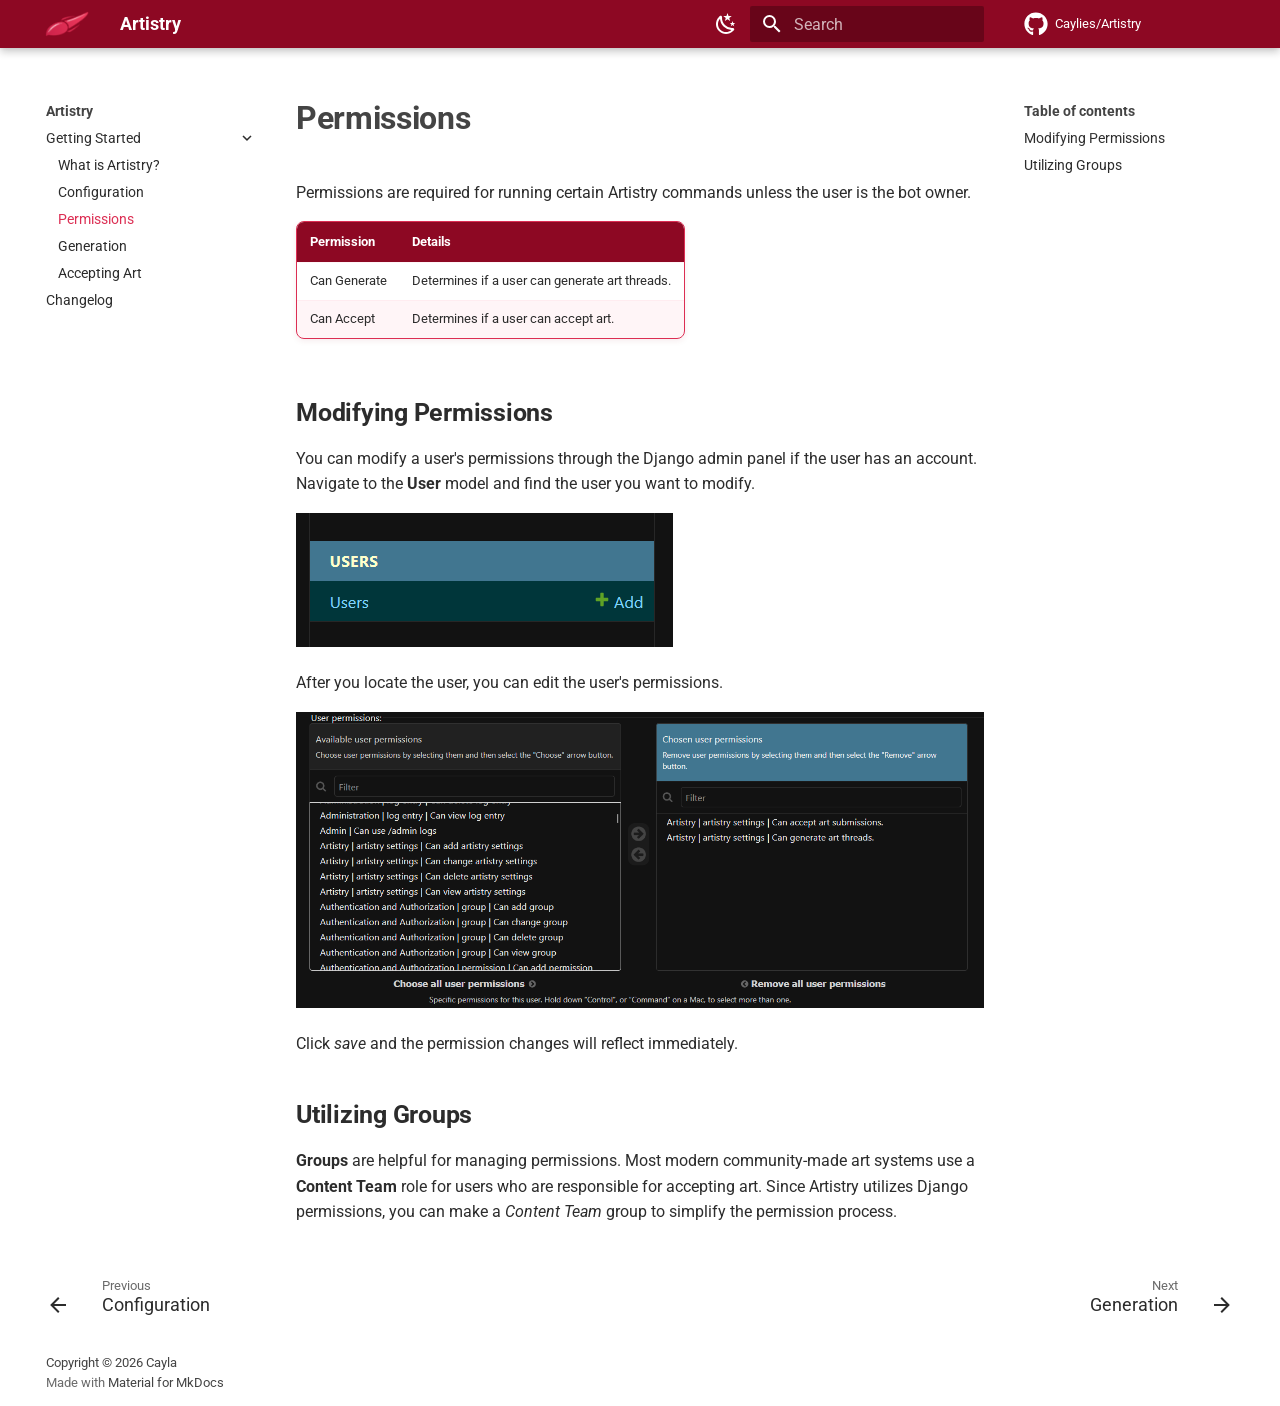
<file: getting-started/permissions/index.html>
<!doctype html>
<html lang="en" class="no-js">
  <head>
    
      <meta charset="utf-8">
      <meta name="viewport" content="width=device-width,initial-scale=1">
      
      
        <meta name="author" content="Cayla">
      
      
      
        <link rel="prev" href="../configuration/">
      
      
        <link rel="next" href="../generation/">
      
      
        
      
      
      <link rel="icon" href="../../assets/logo.png">
      <meta name="generator" content="mkdocs-1.6.1, mkdocs-material-9.7.6">
    
    
      
        <title>Permissions - Artistry</title>
      
    
    
      <link rel="stylesheet" href="../../assets/stylesheets/main.484c7ddc.min.css">
      
        
        <link rel="stylesheet" href="../../assets/stylesheets/palette.ab4e12ef.min.css">
      
      


    
    
      
    
    
      
        
        
        <link rel="preconnect" href="https://fonts.gstatic.com" crossorigin>
        <link rel="stylesheet" href="https://fonts.googleapis.com/css?family=Roboto:300,300i,400,400i,700,700i%7CRoboto+Mono:400,400i,700,700i&display=fallback">
        <style>:root{--md-text-font:"Roboto";--md-code-font:"Roboto Mono"}</style>
      
    
    
      <link rel="stylesheet" href="../../stylesheets/extra.css">
    
    <script>__md_scope=new URL("../..",location),__md_hash=e=>[...e].reduce(((e,_)=>(e<<5)-e+_.charCodeAt(0)),0),__md_get=(e,_=localStorage,t=__md_scope)=>JSON.parse(_.getItem(t.pathname+"."+e)),__md_set=(e,_,t=localStorage,a=__md_scope)=>{try{t.setItem(a.pathname+"."+e,JSON.stringify(_))}catch(e){}}</script>
    
      

    
    
  </head>
  
  
    
    
      
    
    
    
    
    <body dir="ltr" data-md-color-scheme="sunset" data-md-color-primary="indigo" data-md-color-accent="indigo">
  
    
    <input class="md-toggle" data-md-toggle="drawer" type="checkbox" id="__drawer" autocomplete="off">
    <input class="md-toggle" data-md-toggle="search" type="checkbox" id="__search" autocomplete="off">
    <label class="md-overlay" for="__drawer"></label>
    <div data-md-component="skip">
      
        
        <a href="#permissions" class="md-skip">
          Skip to content
        </a>
      
    </div>
    <div data-md-component="announce">
      
    </div>
    
    
      

  

<header class="md-header md-header--shadow" data-md-component="header">
  <nav class="md-header__inner md-grid" aria-label="Header">
    <a href="../.." title="Artistry" class="md-header__button md-logo" aria-label="Artistry" data-md-component="logo">
      
  <img src="../../assets/logo.png" alt="logo">

    </a>
    <label class="md-header__button md-icon" for="__drawer">
      
      <svg xmlns="http://www.w3.org/2000/svg" viewBox="0 0 24 24"><path d="M3 6h18v2H3zm0 5h18v2H3zm0 5h18v2H3z"/></svg>
    </label>
    <div class="md-header__title" data-md-component="header-title">
      <div class="md-header__ellipsis">
        <div class="md-header__topic">
          <span class="md-ellipsis">
            Artistry
          </span>
        </div>
        <div class="md-header__topic" data-md-component="header-topic">
          <span class="md-ellipsis">
            
              Permissions
            
          </span>
        </div>
      </div>
    </div>
    
      
        <form class="md-header__option" data-md-component="palette">
  
    
    
    
    <input class="md-option" data-md-color-media="(prefers-color-scheme: light)" data-md-color-scheme="sunset" data-md-color-primary="indigo" data-md-color-accent="indigo"  aria-label="Switch to dark mode"  type="radio" name="__palette" id="__palette_0">
    
      <label class="md-header__button md-icon" title="Switch to dark mode" for="__palette_1" hidden>
        <svg xmlns="http://www.w3.org/2000/svg" viewBox="0 0 24 24"><path d="m17.75 4.09-2.53 1.94.91 3.06-2.63-1.81-2.63 1.81.91-3.06-2.53-1.94L12.44 4l1.06-3 1.06 3zm3.5 6.91-1.64 1.25.59 1.98-1.7-1.17-1.7 1.17.59-1.98L15.75 11l2.06-.05L18.5 9l.69 1.95zm-2.28 4.95c.83-.08 1.72 1.1 1.19 1.85-.32.45-.66.87-1.08 1.27C15.17 23 8.84 23 4.94 19.07c-3.91-3.9-3.91-10.24 0-14.14.4-.4.82-.76 1.27-1.08.75-.53 1.93.36 1.85 1.19-.27 2.86.69 5.83 2.89 8.02a9.96 9.96 0 0 0 8.02 2.89m-1.64 2.02a12.08 12.08 0 0 1-7.8-3.47c-2.17-2.19-3.33-5-3.49-7.82-2.81 3.14-2.7 7.96.31 10.98 3.02 3.01 7.84 3.12 10.98.31"/></svg>
      </label>
    
  
    
    
    
    <input class="md-option" data-md-color-media="(prefers-color-scheme: dark)" data-md-color-scheme="sunset-dark" data-md-color-primary="indigo" data-md-color-accent="indigo"  aria-label="Switch to light mode"  type="radio" name="__palette" id="__palette_1">
    
      <label class="md-header__button md-icon" title="Switch to light mode" for="__palette_0" hidden>
        <svg xmlns="http://www.w3.org/2000/svg" viewBox="0 0 24 24"><path d="M12 7a5 5 0 0 1 5 5 5 5 0 0 1-5 5 5 5 0 0 1-5-5 5 5 0 0 1 5-5m0 2a3 3 0 0 0-3 3 3 3 0 0 0 3 3 3 3 0 0 0 3-3 3 3 0 0 0-3-3m0-7 2.39 3.42C13.65 5.15 12.84 5 12 5s-1.65.15-2.39.42zM3.34 7l4.16-.35A7.2 7.2 0 0 0 5.94 8.5c-.44.74-.69 1.5-.83 2.29zm.02 10 1.76-3.77a7.131 7.131 0 0 0 2.38 4.14zM20.65 7l-1.77 3.79a7.02 7.02 0 0 0-2.38-4.15zm-.01 10-4.14.36c.59-.51 1.12-1.14 1.54-1.86.42-.73.69-1.5.83-2.29zM12 22l-2.41-3.44c.74.27 1.55.44 2.41.44.82 0 1.63-.17 2.37-.44z"/></svg>
      </label>
    
  
</form>
      
    
    
      <script>var palette=__md_get("__palette");if(palette&&palette.color){if("(prefers-color-scheme)"===palette.color.media){var media=matchMedia("(prefers-color-scheme: light)"),input=document.querySelector(media.matches?"[data-md-color-media='(prefers-color-scheme: light)']":"[data-md-color-media='(prefers-color-scheme: dark)']");palette.color.media=input.getAttribute("data-md-color-media"),palette.color.scheme=input.getAttribute("data-md-color-scheme"),palette.color.primary=input.getAttribute("data-md-color-primary"),palette.color.accent=input.getAttribute("data-md-color-accent")}for(var[key,value]of Object.entries(palette.color))document.body.setAttribute("data-md-color-"+key,value)}</script>
    
    
    
      
      
        <label class="md-header__button md-icon" for="__search">
          
          <svg xmlns="http://www.w3.org/2000/svg" viewBox="0 0 24 24"><path d="M9.5 3A6.5 6.5 0 0 1 16 9.5c0 1.61-.59 3.09-1.56 4.23l.27.27h.79l5 5-1.5 1.5-5-5v-.79l-.27-.27A6.52 6.52 0 0 1 9.5 16 6.5 6.5 0 0 1 3 9.5 6.5 6.5 0 0 1 9.5 3m0 2C7 5 5 7 5 9.5S7 14 9.5 14 14 12 14 9.5 12 5 9.5 5"/></svg>
        </label>
        <div class="md-search" data-md-component="search" role="dialog">
  <label class="md-search__overlay" for="__search"></label>
  <div class="md-search__inner" role="search">
    <form class="md-search__form" name="search">
      <input type="text" class="md-search__input" name="query" aria-label="Search" placeholder="Search" autocapitalize="off" autocorrect="off" autocomplete="off" spellcheck="false" data-md-component="search-query" required>
      <label class="md-search__icon md-icon" for="__search">
        
        <svg xmlns="http://www.w3.org/2000/svg" viewBox="0 0 24 24"><path d="M9.5 3A6.5 6.5 0 0 1 16 9.5c0 1.61-.59 3.09-1.56 4.23l.27.27h.79l5 5-1.5 1.5-5-5v-.79l-.27-.27A6.52 6.52 0 0 1 9.5 16 6.5 6.5 0 0 1 3 9.5 6.5 6.5 0 0 1 9.5 3m0 2C7 5 5 7 5 9.5S7 14 9.5 14 14 12 14 9.5 12 5 9.5 5"/></svg>
        
        <svg xmlns="http://www.w3.org/2000/svg" viewBox="0 0 24 24"><path d="M20 11v2H8l5.5 5.5-1.42 1.42L4.16 12l7.92-7.92L13.5 5.5 8 11z"/></svg>
      </label>
      <nav class="md-search__options" aria-label="Search">
        
        <button type="reset" class="md-search__icon md-icon" title="Clear" aria-label="Clear" tabindex="-1">
          
          <svg xmlns="http://www.w3.org/2000/svg" viewBox="0 0 24 24"><path d="M19 6.41 17.59 5 12 10.59 6.41 5 5 6.41 10.59 12 5 17.59 6.41 19 12 13.41 17.59 19 19 17.59 13.41 12z"/></svg>
        </button>
      </nav>
      
    </form>
    <div class="md-search__output">
      <div class="md-search__scrollwrap" tabindex="0" data-md-scrollfix>
        <div class="md-search-result" data-md-component="search-result">
          <div class="md-search-result__meta">
            Initializing search
          </div>
          <ol class="md-search-result__list" role="presentation"></ol>
        </div>
      </div>
    </div>
  </div>
</div>
      
    
    
      <div class="md-header__source">
        <a href="https://github.com/Caylies/Artistry" title="Go to repository" class="md-source" data-md-component="source">
  <div class="md-source__icon md-icon">
    
    <svg xmlns="http://www.w3.org/2000/svg" viewBox="0 0 512 512"><!--! Font Awesome Free 7.1.0 by @fontawesome - https://fontawesome.com License - https://fontawesome.com/license/free (Icons: CC BY 4.0, Fonts: SIL OFL 1.1, Code: MIT License) Copyright 2025 Fonticons, Inc.--><path d="M173.9 397.4c0 2-2.3 3.6-5.2 3.6-3.3.3-5.6-1.3-5.6-3.6 0-2 2.3-3.6 5.2-3.6 3-.3 5.6 1.3 5.6 3.6m-31.1-4.5c-.7 2 1.3 4.3 4.3 4.9 2.6 1 5.6 0 6.2-2s-1.3-4.3-4.3-5.2c-2.6-.7-5.5.3-6.2 2.3m44.2-1.7c-2.9.7-4.9 2.6-4.6 4.9.3 2 2.9 3.3 5.9 2.6 2.9-.7 4.9-2.6 4.6-4.6-.3-1.9-3-3.2-5.9-2.9M252.8 8C114.1 8 8 113.3 8 252c0 110.9 69.8 205.8 169.5 239.2 12.8 2.3 17.3-5.6 17.3-12.1 0-6.2-.3-40.4-.3-61.4 0 0-70 15-84.7-29.8 0 0-11.4-29.1-27.8-36.6 0 0-22.9-15.7 1.6-15.4 0 0 24.9 2 38.6 25.8 21.9 38.6 58.6 27.5 72.9 20.9 2.3-16 8.8-27.1 16-33.7-55.9-6.2-112.3-14.3-112.3-110.5 0-27.5 7.6-41.3 23.6-58.9-2.6-6.5-11.1-33.3 2.6-67.9 20.9-6.5 69 27 69 27 20-5.6 41.5-8.5 62.8-8.5s42.8 2.9 62.8 8.5c0 0 48.1-33.6 69-27 13.7 34.7 5.2 61.4 2.6 67.9 16 17.7 25.8 31.5 25.8 58.9 0 96.5-58.9 104.2-114.8 110.5 9.2 7.9 17 22.9 17 46.4 0 33.7-.3 75.4-.3 83.6 0 6.5 4.6 14.4 17.3 12.1C436.2 457.8 504 362.9 504 252 504 113.3 391.5 8 252.8 8M105.2 352.9c-1.3 1-1 3.3.7 5.2 1.6 1.6 3.9 2.3 5.2 1 1.3-1 1-3.3-.7-5.2-1.6-1.6-3.9-2.3-5.2-1m-10.8-8.1c-.7 1.3.3 2.9 2.3 3.9 1.6 1 3.6.7 4.3-.7.7-1.3-.3-2.9-2.3-3.9-2-.6-3.6-.3-4.3.7m32.4 35.6c-1.6 1.3-1 4.3 1.3 6.2 2.3 2.3 5.2 2.6 6.5 1 1.3-1.3.7-4.3-1.3-6.2-2.2-2.3-5.2-2.6-6.5-1m-11.4-14.7c-1.6 1-1.6 3.6 0 5.9s4.3 3.3 5.6 2.3c1.6-1.3 1.6-3.9 0-6.2-1.4-2.3-4-3.3-5.6-2"/></svg>
  </div>
  <div class="md-source__repository">
    Caylies/Artistry
  </div>
</a>
      </div>
    
  </nav>
  
</header>
    
    <div class="md-container" data-md-component="container">
      
      
        
          
        
      
      <main class="md-main" data-md-component="main">
        <div class="md-main__inner md-grid">
          
            
              
              <div class="md-sidebar md-sidebar--primary" data-md-component="sidebar" data-md-type="navigation" >
                <div class="md-sidebar__scrollwrap">
                  <div class="md-sidebar__inner">
                    



<nav class="md-nav md-nav--primary" aria-label="Navigation" data-md-level="0">
  <label class="md-nav__title" for="__drawer">
    <a href="../.." title="Artistry" class="md-nav__button md-logo" aria-label="Artistry" data-md-component="logo">
      
  <img src="../../assets/logo.png" alt="logo">

    </a>
    Artistry
  </label>
  
    <div class="md-nav__source">
      <a href="https://github.com/Caylies/Artistry" title="Go to repository" class="md-source" data-md-component="source">
  <div class="md-source__icon md-icon">
    
    <svg xmlns="http://www.w3.org/2000/svg" viewBox="0 0 512 512"><!--! Font Awesome Free 7.1.0 by @fontawesome - https://fontawesome.com License - https://fontawesome.com/license/free (Icons: CC BY 4.0, Fonts: SIL OFL 1.1, Code: MIT License) Copyright 2025 Fonticons, Inc.--><path d="M173.9 397.4c0 2-2.3 3.6-5.2 3.6-3.3.3-5.6-1.3-5.6-3.6 0-2 2.3-3.6 5.2-3.6 3-.3 5.6 1.3 5.6 3.6m-31.1-4.5c-.7 2 1.3 4.3 4.3 4.9 2.6 1 5.6 0 6.2-2s-1.3-4.3-4.3-5.2c-2.6-.7-5.5.3-6.2 2.3m44.2-1.7c-2.9.7-4.9 2.6-4.6 4.9.3 2 2.9 3.3 5.9 2.6 2.9-.7 4.9-2.6 4.6-4.6-.3-1.9-3-3.2-5.9-2.9M252.8 8C114.1 8 8 113.3 8 252c0 110.9 69.8 205.8 169.5 239.2 12.8 2.3 17.3-5.6 17.3-12.1 0-6.2-.3-40.4-.3-61.4 0 0-70 15-84.7-29.8 0 0-11.4-29.1-27.8-36.6 0 0-22.9-15.7 1.6-15.4 0 0 24.9 2 38.6 25.8 21.9 38.6 58.6 27.5 72.9 20.9 2.3-16 8.8-27.1 16-33.7-55.9-6.2-112.3-14.3-112.3-110.5 0-27.5 7.6-41.3 23.6-58.9-2.6-6.5-11.1-33.3 2.6-67.9 20.9-6.5 69 27 69 27 20-5.6 41.5-8.5 62.8-8.5s42.8 2.9 62.8 8.5c0 0 48.1-33.6 69-27 13.7 34.7 5.2 61.4 2.6 67.9 16 17.7 25.8 31.5 25.8 58.9 0 96.5-58.9 104.2-114.8 110.5 9.2 7.9 17 22.9 17 46.4 0 33.7-.3 75.4-.3 83.6 0 6.5 4.6 14.4 17.3 12.1C436.2 457.8 504 362.9 504 252 504 113.3 391.5 8 252.8 8M105.2 352.9c-1.3 1-1 3.3.7 5.2 1.6 1.6 3.9 2.3 5.2 1 1.3-1 1-3.3-.7-5.2-1.6-1.6-3.9-2.3-5.2-1m-10.8-8.1c-.7 1.3.3 2.9 2.3 3.9 1.6 1 3.6.7 4.3-.7.7-1.3-.3-2.9-2.3-3.9-2-.6-3.6-.3-4.3.7m32.4 35.6c-1.6 1.3-1 4.3 1.3 6.2 2.3 2.3 5.2 2.6 6.5 1 1.3-1.3.7-4.3-1.3-6.2-2.2-2.3-5.2-2.6-6.5-1m-11.4-14.7c-1.6 1-1.6 3.6 0 5.9s4.3 3.3 5.6 2.3c1.6-1.3 1.6-3.9 0-6.2-1.4-2.3-4-3.3-5.6-2"/></svg>
  </div>
  <div class="md-source__repository">
    Caylies/Artistry
  </div>
</a>
    </div>
  
  <ul class="md-nav__list" data-md-scrollfix>
    
      
      
  
  
    
  
  
  
    
    
    
    
    
    <li class="md-nav__item md-nav__item--active md-nav__item--nested">
      
        
        
        <input class="md-nav__toggle md-toggle " type="checkbox" id="__nav_1" checked>
        
          
          <label class="md-nav__link" for="__nav_1" id="__nav_1_label" tabindex="0">
            
  
  
  <span class="md-ellipsis">
    
  
    Getting Started
  

    
  </span>
  
  

            <span class="md-nav__icon md-icon"></span>
          </label>
        
        <nav class="md-nav" data-md-level="1" aria-labelledby="__nav_1_label" aria-expanded="true">
          <label class="md-nav__title" for="__nav_1">
            <span class="md-nav__icon md-icon"></span>
            
  
    Getting Started
  

          </label>
          <ul class="md-nav__list" data-md-scrollfix>
            
              
                
  
  
  
  
    <li class="md-nav__item">
      <a href="../about/" class="md-nav__link">
        
  
  
  <span class="md-ellipsis">
    
  
    What is Artistry?
  

    
  </span>
  
  

      </a>
    </li>
  

              
            
              
                
  
  
  
  
    <li class="md-nav__item">
      <a href="../configuration/" class="md-nav__link">
        
  
  
  <span class="md-ellipsis">
    
  
    Configuration
  

    
  </span>
  
  

      </a>
    </li>
  

              
            
              
                
  
  
    
  
  
  
    <li class="md-nav__item md-nav__item--active">
      
      <input class="md-nav__toggle md-toggle" type="checkbox" id="__toc">
      
      
        
      
      
        <label class="md-nav__link md-nav__link--active" for="__toc">
          
  
  
  <span class="md-ellipsis">
    
  
    Permissions
  

    
  </span>
  
  

          <span class="md-nav__icon md-icon"></span>
        </label>
      
      <a href="./" class="md-nav__link md-nav__link--active">
        
  
  
  <span class="md-ellipsis">
    
  
    Permissions
  

    
  </span>
  
  

      </a>
      
        

<nav class="md-nav md-nav--secondary" aria-label="Table of contents">
  
  
  
    
  
  
    <label class="md-nav__title" for="__toc">
      <span class="md-nav__icon md-icon"></span>
      Table of contents
    </label>
    <ul class="md-nav__list" data-md-component="toc" data-md-scrollfix>
      
        <li class="md-nav__item">
  <a href="#modifying-permissions" class="md-nav__link">
    <span class="md-ellipsis">
      
        Modifying Permissions
      
    </span>
  </a>
  
</li>
      
        <li class="md-nav__item">
  <a href="#utilizing-groups" class="md-nav__link">
    <span class="md-ellipsis">
      
        Utilizing Groups
      
    </span>
  </a>
  
</li>
      
    </ul>
  
</nav>
      
    </li>
  

              
            
              
                
  
  
  
  
    <li class="md-nav__item">
      <a href="../generation/" class="md-nav__link">
        
  
  
  <span class="md-ellipsis">
    
  
    Generation
  

    
  </span>
  
  

      </a>
    </li>
  

              
            
              
                
  
  
  
  
    <li class="md-nav__item">
      <a href="../accepting/" class="md-nav__link">
        
  
  
  <span class="md-ellipsis">
    
  
    Accepting Art
  

    
  </span>
  
  

      </a>
    </li>
  

              
            
          </ul>
        </nav>
      
    </li>
  

    
      
      
  
  
  
  
    <li class="md-nav__item">
      <a href="../../changelog/" class="md-nav__link">
        
  
  
  <span class="md-ellipsis">
    
  
    Changelog
  

    
  </span>
  
  

      </a>
    </li>
  

    
  </ul>
</nav>
                  </div>
                </div>
              </div>
            
            
              
              <div class="md-sidebar md-sidebar--secondary" data-md-component="sidebar" data-md-type="toc" >
                <div class="md-sidebar__scrollwrap">
                  <div class="md-sidebar__inner">
                    

<nav class="md-nav md-nav--secondary" aria-label="Table of contents">
  
  
  
    
  
  
    <label class="md-nav__title" for="__toc">
      <span class="md-nav__icon md-icon"></span>
      Table of contents
    </label>
    <ul class="md-nav__list" data-md-component="toc" data-md-scrollfix>
      
        <li class="md-nav__item">
  <a href="#modifying-permissions" class="md-nav__link">
    <span class="md-ellipsis">
      
        Modifying Permissions
      
    </span>
  </a>
  
</li>
      
        <li class="md-nav__item">
  <a href="#utilizing-groups" class="md-nav__link">
    <span class="md-ellipsis">
      
        Utilizing Groups
      
    </span>
  </a>
  
</li>
      
    </ul>
  
</nav>
                  </div>
                </div>
              </div>
            
          
          
            <div class="md-content" data-md-component="content">
              
              <article class="md-content__inner md-typeset">
                
                  


  
  


<h1 id="permissions">Permissions</h1>
<p>Permissions are required for running certain Artistry commands unless the user is the bot owner.</p>
<table>
<thead>
<tr>
<th colspan="1" rowspan="1">
<p>Permission</p>
</th>
<th colspan="1" rowspan="1">
<p>Details</p>
</th>
</tr>
</thead>
<tbody>
<tr>
<td colspan="1" rowspan="1">
<p>Can Generate</p>
</td>
<td colspan="1" rowspan="1">
<p>Determines if a user can generate art threads.</p>
</td>
</tr>
<tr>
<td colspan="1" rowspan="1">
<p>Can Accept</p>
</td>
<td colspan="1" rowspan="1">
<p>Determines if a user can accept art.</p>
</td>
</tr>
</tbody>
</table>
<h2 id="modifying-permissions">Modifying Permissions</h2>
<p>You can modify a user's permissions through the Django admin panel if the user has an account. Navigate to the <strong>User</strong> model and find the user you want to modify.</p>
<p><img alt="User model" src="../../assets/media/users.png" /></p>
<p>After you locate the user, you can edit the user's permissions.</p>
<p><img alt="Permission menu" src="../../assets/media/permission_menu.png" /></p>
<p>Click <em>save</em> and the permission changes will reflect immediately.</p>
<h2 id="utilizing-groups">Utilizing Groups</h2>
<p><strong>Groups</strong> are helpful for managing permissions. Most modern community-made art systems use a <strong>Content Team</strong> role for users who are responsible for accepting art. Since Artistry utilizes Django permissions, you can make a <em>Content Team</em> group to simplify the permission process.</p>












                
              </article>
            </div>
          
          
<script>var target=document.getElementById(location.hash.slice(1));target&&target.name&&(target.checked=target.name.startsWith("__tabbed_"))</script>
        </div>
        
      </main>
      
        <footer class="md-footer">
  
    
      
      <nav class="md-footer__inner md-grid" aria-label="Footer" >
        
          
          <a href="../configuration/" class="md-footer__link md-footer__link--prev" aria-label="Previous: Configuration">
            <div class="md-footer__button md-icon">
              
              <svg xmlns="http://www.w3.org/2000/svg" viewBox="0 0 24 24"><path d="M20 11v2H8l5.5 5.5-1.42 1.42L4.16 12l7.92-7.92L13.5 5.5 8 11z"/></svg>
            </div>
            <div class="md-footer__title">
              <span class="md-footer__direction">
                Previous
              </span>
              <div class="md-ellipsis">
                Configuration
              </div>
            </div>
          </a>
        
        
          
          <a href="../generation/" class="md-footer__link md-footer__link--next" aria-label="Next: Generation">
            <div class="md-footer__title">
              <span class="md-footer__direction">
                Next
              </span>
              <div class="md-ellipsis">
                Generation
              </div>
            </div>
            <div class="md-footer__button md-icon">
              
              <svg xmlns="http://www.w3.org/2000/svg" viewBox="0 0 24 24"><path d="M4 11v2h12l-5.5 5.5 1.42 1.42L19.84 12l-7.92-7.92L10.5 5.5 16 11z"/></svg>
            </div>
          </a>
        
      </nav>
    
  
  <div class="md-footer-meta md-typeset">
    <div class="md-footer-meta__inner md-grid">
      <div class="md-copyright">
  
    <div class="md-copyright__highlight">
      Copyright &copy; 2026 Cayla
    </div>
  
  
    Made with
    <a href="https://squidfunk.github.io/mkdocs-material/" target="_blank" rel="noopener">
      Material for MkDocs
    </a>
  
</div>
      
    </div>
  </div>
</footer>
      
    </div>
    <div class="md-dialog" data-md-component="dialog">
      <div class="md-dialog__inner md-typeset"></div>
    </div>
    
    
    
      
      
      <script id="__config" type="application/json">{"annotate": null, "base": "../..", "features": ["content.code.copy", "content.code.annotate", "content.code.select", "navigation.footer", "toc.follow"], "search": "../../assets/javascripts/workers/search.2c215733.min.js", "tags": null, "translations": {"clipboard.copied": "Copied to clipboard", "clipboard.copy": "Copy to clipboard", "search.result.more.one": "1 more on this page", "search.result.more.other": "# more on this page", "search.result.none": "No matching documents", "search.result.one": "1 matching document", "search.result.other": "# matching documents", "search.result.placeholder": "Type to start searching", "search.result.term.missing": "Missing", "select.version": "Select version"}, "version": null}</script>
    
    
      <script src="../../assets/javascripts/bundle.79ae519e.min.js"></script>
      
    
  </body>
</html>
</file>
<file: stylesheets/extra.css>
[data-md-color-scheme="sunset"] {
  --md-primary-fg-color:             #8D0823;
  --md-primary-fg-color--light:      #DC2E53;
  --md-primary-fg-color--dark:       #5c0518;
  --md-primary-bg-color:             #FFFFFF;
  --md-accent-fg-color:              #FC9CB4;
  --md-accent-fg-color--transparent: #FC9CB41A;
  --md-accent-bg-color:              #8D0823;
  --md-default-bg-color:             #FFFFFF;
  --md-default-fg-color:             #2c2c2c;
  --md-default-fg-color--light:      #444444;
  --md-default-fg-color--lighter:    #6b6b6b;
  --md-default-fg-color--lightest:   #ececec;
  --md-typeset-color:                var(--md-default-fg-color);
  --md-typeset-a-color:              #DC2E53;
  --md-code-bg-color:                #f8f7f5;
  --md-code-hl-color:                #FC9CB433;
  --md-code-hl-color--light:         #FC9CB41A;
  --md-code-fg-color:                #2c2c2c;
  --md-code-hl-number-color:         #b2452c;
  --md-code-hl-special-color:        #8D0823;
  --md-code-hl-function-color:       #5c0518;
  --md-code-hl-constant-color:       #b2452c;
  --md-code-hl-keyword-color:        #8D0823;
  --md-code-hl-string-color:         #2c6e3f;
  --md-code-hl-name-color:           var(--md-code-fg-color);
  --md-code-hl-operator-color:       var(--md-code-fg-color);
  --md-code-hl-punctuation-color:    var(--md-code-fg-color);
  --md-code-hl-comment-color:        #6b6b6b;
  --md-code-hl-generic-color:        #8D0823;
  --md-code-hl-variable-color:       var(--md-code-fg-color);
  --md-footer-bg-color:              var(--md-default-bg-color);
  --md-footer-bg-color--dark:        var(--md-default-bg-color);
  --md-footer-fg-color:              var(--md-default-fg-color);
  --md-footer-fg-color--light:       var(--md-default-fg-color--light);
  --md-footer-fg-color--lighter:     var(--md-default-fg-color--lighter);
}

[data-md-color-scheme="sunset-dark"] {
  --md-primary-fg-color:             #8D0823;
  --md-primary-fg-color--light:      #DC2E53;
  --md-primary-fg-color--dark:       #5c0518;
  --md-primary-bg-color:             #FCD5DC;
  --md-accent-fg-color:              #FC9CB4;
  --md-accent-fg-color--transparent: #FC9CB41A;
  --md-accent-bg-color:              #FCD5DC;
  --md-default-bg-color:             #1b0e11;
  --md-default-fg-color:             #f0e8ea;
  --md-default-fg-color--light:      #d8ccd0;
  --md-default-fg-color--lighter:    #b8a8ad;
  --md-default-fg-color--lightest:   #2a2225;
  --md-typeset-color:                var(--md-default-fg-color);
  --md-typeset-a-color:              #FC9CB4;
  --md-code-bg-color:                #21131a;
  --md-code-hl-color:                #FC9CB433;
  --md-code-hl-color--light:         #FC9CB41A;
  --md-code-fg-color:                #f0e8ea;
  --md-code-hl-number-color:         #e8a37e;
  --md-code-hl-special-color:        #FC9CB4;
  --md-code-hl-function-color:       #f4b8c8;
  --md-code-hl-constant-color:       #e8a37e;
  --md-code-hl-keyword-color:        #FC9CB4;
  --md-code-hl-string-color:         #9fd88f;
  --md-code-hl-name-color:           var(--md-code-fg-color);
  --md-code-hl-operator-color:       var(--md-code-fg-color);
  --md-code-hl-punctuation-color:    var(--md-code-fg-color);
  --md-code-hl-comment-color:        #b8a8ad;
  --md-code-hl-generic-color:        #FC9CB4;
  --md-code-hl-variable-color:       var(--md-code-fg-color);
  --md-footer-bg-color:              var(--md-default-bg-color);
  --md-footer-bg-color--dark:        var(--md-default-bg-color);
  --md-footer-fg-color:              var(--md-default-fg-color);
  --md-footer-fg-color--light:       var(--md-default-fg-color--light);
  --md-footer-fg-color--lighter:     var(--md-default-fg-color--lighter);
}

.md-typeset h1,
.md-typeset h2,
.md-typeset h3,
.md-typeset h4,
.md-typeset h5,
.md-typeset h6 {
  font-weight: 700;
}

.mdx-hero {
  width: 100%;
  display: flex;
  align-items: center;
  justify-content: center;
  text-align: center;
  background: linear-gradient(180deg, rgba(65, 0, 20, 0.55), rgba(65, 0, 20, 0.35)), url("../assets/banner.png") center/cover no-repeat;
  color: #fff;
}

.mdx-hero__inner {
  display: flex;
  flex-direction: column;
  align-items: center;
  gap: 1.25rem;
  padding: 2rem;
}

.mdx-hero__logo {
  width: 180px;
  height: 180px;
  object-fit: contain;
  filter: drop-shadow(0 4px 12px rgba(0, 0, 0, 0.45));
}

.mdx-hero__title {
  font-size: 2.75rem;
  font-weight: 700;
  margin: 0;
  color: #fff;
  text-shadow: 0 1px 6px rgba(0, 0, 0, 0.45);
}

.mdx-hero__subtitle {
  font-size: 1.15rem;
  max-width: 640px;
  margin: 0;
  color: #fff;
  text-shadow: 0 1px 4px rgba(0, 0, 0, 0.4);
}

.mdx-hero__button {
  margin-top: 0.5rem;
  padding: 0.6rem 1.6rem;
  font-size: 1.1rem;
  box-shadow: 0 2px 8px rgba(0, 0, 0, 0.2);
}

@media screen and (max-width: 600px) {
  .mdx-hero {
    min-height: 60vh;
  }
  .mdx-hero__logo {
    width: 96px;
    height: 96px;
  }
  .mdx-hero__title {
    font-size: 2rem;
  }
}

.md-button--primary,
.md-typeset .md-button--primary {
  background-color: #DC2E53;
  border-color: #DC2E53;
  border-radius: 8px;
}
.md-button--primary:hover,
.md-typeset .md-button--primary:hover {
  background-color: #8D0823;
  border-color: #8D0823;
}

.md-typeset code,
.md-typeset pre code {
  color: var(--md-code-fg-color) !important;
}

.md-typeset table:not([class]) {
  border: 1px solid var(--md-primary-fg-color--light);
  border-radius: 8px;
  overflow: hidden;
  box-shadow: 0 2px 6px rgba(140, 8, 35, 0.08);
}

.md-typeset table:not([class]) th {
  background-color: var(--md-primary-fg-color);
  color: #FFFFFF;
  font-weight: 700;
  border: none;
  padding: 0.75em 1em;
}

.md-typeset table:not([class]) td {
  padding: 0.65em 1em;
  border: none;
  border-top: 1px solid var(--md-accent-fg-color--transparent);
}

.md-typeset table:not([class]) tr:nth-child(even) {
  background-color: var(--md-accent-fg-color--transparent);
}

.md-typeset table:not([class]) tr:hover {
  background-color: #FC9CB433;
  transition: background-color 0.15s;
}

.md-typeset table:not([class]) tbody tr:last-child td {
  border-bottom: none;
}

[data-md-color-scheme="sunset-dark"] .md-typeset table:not([class]) {
  border-color: var(--md-primary-fg-color--light);
  box-shadow: 0 2px 6px rgba(0, 0, 0, 0.35);
}

[data-md-color-scheme="sunset-dark"] .md-typeset table:not([class]) th {
  color: var(--md-primary-bg-color);
}

[data-md-color-scheme="sunset-dark"] .md-typeset table:not([class]) tr:nth-child(even) {
  background-color: #FC9CB40D;
}

[data-md-color-scheme="sunset-dark"] .md-typeset table:not([class]) tr:hover {
  background-color: #FC9CB41A;
}
</file>
<file: assets/stylesheets/main.484c7ddc.min.css>
@charset "UTF-8";html{-webkit-text-size-adjust:none;-moz-text-size-adjust:none;text-size-adjust:none;box-sizing:border-box}*,:after,:before{box-sizing:inherit}@media (prefers-reduced-motion){*,:after,:before{transition:none!important}}body{margin:0}a,button,input,label{-webkit-tap-highlight-color:transparent}a{color:inherit;text-decoration:none}hr{border:0;box-sizing:initial;display:block;height:.05rem;overflow:visible;padding:0}small{font-size:80%}sub,sup{line-height:1em}img{border-style:none}table{border-collapse:initial;border-spacing:0}td,th{font-weight:400;vertical-align:top}button{background:#0000;border:0;font-family:inherit;font-size:inherit;margin:0;padding:0}input{border:0;outline:none}:root{--md-primary-fg-color:#4051b5;--md-primary-fg-color--light:#5d6cc0;--md-primary-fg-color--dark:#303fa1;--md-primary-bg-color:#fff;--md-primary-bg-color--light:#ffffffb3;--md-accent-fg-color:#526cfe;--md-accent-fg-color--transparent:#526cfe1a;--md-accent-bg-color:#fff;--md-accent-bg-color--light:#ffffffb3}[data-md-color-scheme=default]{color-scheme:light}[data-md-color-scheme=default] img[src$="#gh-dark-mode-only"],[data-md-color-scheme=default] img[src$="#only-dark"]{display:none}:root,[data-md-color-scheme=default]{--md-hue:225deg;--md-default-fg-color:#000000de;--md-default-fg-color--light:#0000008a;--md-default-fg-color--lighter:#00000052;--md-default-fg-color--lightest:#00000012;--md-default-bg-color:#fff;--md-default-bg-color--light:#ffffffb3;--md-default-bg-color--lighter:#ffffff4d;--md-default-bg-color--lightest:#ffffff1f;--md-code-fg-color:#36464e;--md-code-bg-color:#f5f5f5;--md-code-bg-color--light:#f5f5f5b3;--md-code-bg-color--lighter:#f5f5f54d;--md-code-hl-color:#4287ff;--md-code-hl-color--light:#4287ff1a;--md-code-hl-number-color:#d52a2a;--md-code-hl-special-color:#db1457;--md-code-hl-function-color:#a846b9;--md-code-hl-constant-color:#6e59d9;--md-code-hl-keyword-color:#3f6ec6;--md-code-hl-string-color:#1c7d4d;--md-code-hl-name-color:var(--md-code-fg-color);--md-code-hl-operator-color:var(--md-default-fg-color--light);--md-code-hl-punctuation-color:var(--md-default-fg-color--light);--md-code-hl-comment-color:var(--md-default-fg-color--light);--md-code-hl-generic-color:var(--md-default-fg-color--light);--md-code-hl-variable-color:var(--md-default-fg-color--light);--md-typeset-color:var(--md-default-fg-color);--md-typeset-a-color:var(--md-primary-fg-color);--md-typeset-del-color:#f5503d26;--md-typeset-ins-color:#0bd57026;--md-typeset-kbd-color:#fafafa;--md-typeset-kbd-accent-color:#fff;--md-typeset-kbd-border-color:#b8b8b8;--md-typeset-mark-color:#ffff0080;--md-typeset-table-color:#0000001f;--md-typeset-table-color--light:rgba(0,0,0,.035);--md-admonition-fg-color:var(--md-default-fg-color);--md-admonition-bg-color:var(--md-default-bg-color);--md-warning-fg-color:#000000de;--md-warning-bg-color:#ff9;--md-footer-fg-color:#fff;--md-footer-fg-color--light:#ffffffb3;--md-footer-fg-color--lighter:#ffffff73;--md-footer-bg-color:#000000de;--md-footer-bg-color--dark:#00000052;--md-shadow-z1:0 0.2rem 0.5rem #0000000d,0 0 0.05rem #0000001a;--md-shadow-z2:0 0.2rem 0.5rem #0000001a,0 0 0.05rem #00000040;--md-shadow-z3:0 0.2rem 0.5rem #0003,0 0 0.05rem #00000059}.md-icon svg{fill:currentcolor;display:block;height:1.2rem;width:1.2rem}body{-webkit-font-smoothing:antialiased;-moz-osx-font-smoothing:grayscale;--md-text-font-family:var(--md-text-font,_),-apple-system,BlinkMacSystemFont,Helvetica,Arial,sans-serif;--md-code-font-family:var(--md-code-font,_),SFMono-Regular,Consolas,Menlo,monospace}aside,body,input{font-feature-settings:"kern","liga";color:var(--md-typeset-color);font-family:var(--md-text-font-family)}code,kbd,pre{font-feature-settings:"kern";font-family:var(--md-code-font-family)}:root{--md-typeset-table-sort-icon:url('data:image/svg+xml;charset=utf-8,<svg xmlns="http://www.w3.org/2000/svg" viewBox="0 0 24 24"><path d="m18 21-4-4h3V7h-3l4-4 4 4h-3v10h3M2 19v-2h10v2M2 13v-2h7v2M2 7V5h4v2z"/></svg>');--md-typeset-table-sort-icon--asc:url('data:image/svg+xml;charset=utf-8,<svg xmlns="http://www.w3.org/2000/svg" viewBox="0 0 24 24"><path d="M19 17h3l-4 4-4-4h3V3h2M2 17h10v2H2M6 5v2H2V5m0 6h7v2H2z"/></svg>');--md-typeset-table-sort-icon--desc:url('data:image/svg+xml;charset=utf-8,<svg xmlns="http://www.w3.org/2000/svg" viewBox="0 0 24 24"><path d="M19 7h3l-4-4-4 4h3v14h2M2 17h10v2H2M6 5v2H2V5m0 6h7v2H2z"/></svg>')}.md-typeset{-webkit-print-color-adjust:exact;color-adjust:exact;font-size:.8rem;line-height:1.6;overflow-wrap:break-word}@media print{.md-typeset{font-size:.68rem}}.md-typeset blockquote,.md-typeset dl,.md-typeset figure,.md-typeset ol,.md-typeset pre,.md-typeset ul{margin-bottom:1em;margin-top:1em}.md-typeset h1{color:var(--md-default-fg-color--light);font-size:2em;line-height:1.3;margin:0 0 1.25em}.md-typeset h1,.md-typeset h2{font-weight:300;letter-spacing:-.01em}.md-typeset h2{font-size:1.5625em;line-height:1.4;margin:1.6em 0 .64em}.md-typeset h3{font-size:1.25em;font-weight:400;letter-spacing:-.01em;line-height:1.5;margin:1.6em 0 .8em}.md-typeset h2+h3{margin-top:.8em}.md-typeset h4{font-weight:700;letter-spacing:-.01em;margin:1em 0}.md-typeset h5,.md-typeset h6{color:var(--md-default-fg-color--light);font-size:.8em;font-weight:700;letter-spacing:-.01em;margin:1.25em 0}.md-typeset h5{text-transform:uppercase}.md-typeset h5 code{text-transform:none}.md-typeset hr{border-bottom:.05rem solid var(--md-default-fg-color--lightest);display:flow-root;margin:1.5em 0}.md-typeset a{color:var(--md-typeset-a-color);word-break:break-word}.md-typeset a,.md-typeset a:before{transition:color 125ms}.md-typeset a:focus,.md-typeset a:hover{color:var(--md-accent-fg-color)}.md-typeset a:focus code,.md-typeset a:hover code{background-color:var(--md-accent-fg-color--transparent);color:var(--md-accent-fg-color)}.md-typeset a code{color:var(--md-typeset-a-color)}.md-typeset a.focus-visible{outline-color:var(--md-accent-fg-color);outline-offset:.2rem}.md-typeset code,.md-typeset kbd,.md-typeset pre{color:var(--md-code-fg-color);direction:ltr;font-variant-ligatures:none;transition:background-color 125ms}@media print{.md-typeset code,.md-typeset kbd,.md-typeset pre{white-space:pre-wrap}}.md-typeset code{background-color:var(--md-code-bg-color);border-radius:.1rem;-webkit-box-decoration-break:clone;box-decoration-break:clone;font-size:.85em;padding:0 .2941176471em;transition:color 125ms,background-color 125ms;word-break:break-word}.md-typeset code:not(.focus-visible){-webkit-tap-highlight-color:transparent;outline:none}.md-typeset pre{display:flow-root;line-height:1.4;position:relative}.md-typeset pre>code{-webkit-box-decoration-break:slice;box-decoration-break:slice;box-shadow:none;display:block;margin:0;outline-color:var(--md-accent-fg-color);overflow:auto;padding:.7720588235em 1.1764705882em;scrollbar-color:var(--md-default-fg-color--lighter) #0000;scrollbar-width:thin;touch-action:auto;word-break:normal}.md-typeset pre>code:hover{scrollbar-color:var(--md-accent-fg-color) #0000}.md-typeset pre>code::-webkit-scrollbar{height:.2rem;width:.2rem}.md-typeset pre>code::-webkit-scrollbar-thumb{background-color:var(--md-default-fg-color--lighter)}.md-typeset pre>code::-webkit-scrollbar-thumb:hover{background-color:var(--md-accent-fg-color)}.md-typeset kbd{background-color:var(--md-typeset-kbd-color);border-radius:.1rem;box-shadow:0 .1rem 0 .05rem var(--md-typeset-kbd-border-color),0 .1rem 0 var(--md-typeset-kbd-border-color),0 -.1rem .2rem var(--md-typeset-kbd-accent-color) inset;color:var(--md-default-fg-color);display:inline-block;font-size:.75em;padding:0 .6666666667em;vertical-align:text-top;word-break:break-word}.md-typeset mark{background-color:var(--md-typeset-mark-color);-webkit-box-decoration-break:clone;box-decoration-break:clone;color:inherit;word-break:break-word}.md-typeset abbr{cursor:help;text-decoration:none}.md-typeset [data-preview],.md-typeset abbr{border-bottom:.05rem dotted var(--md-default-fg-color--light)}.md-typeset small{opacity:.75}[dir=ltr] .md-typeset sub,[dir=ltr] .md-typeset sup{margin-left:.078125em}[dir=rtl] .md-typeset sub,[dir=rtl] .md-typeset sup{margin-right:.078125em}[dir=ltr] .md-typeset blockquote{padding-left:.6rem}[dir=rtl] .md-typeset blockquote{padding-right:.6rem}[dir=ltr] .md-typeset blockquote{border-left:.2rem solid var(--md-default-fg-color--lighter)}[dir=rtl] .md-typeset blockquote{border-right:.2rem solid var(--md-default-fg-color--lighter)}.md-typeset blockquote{color:var(--md-default-fg-color--light);margin-left:0;margin-right:0}.md-typeset ul{list-style-type:disc}.md-typeset ul[type]{list-style-type:revert-layer}[dir=ltr] .md-typeset ol,[dir=ltr] .md-typeset ul{margin-left:.625em}[dir=rtl] .md-typeset ol,[dir=rtl] .md-typeset ul{margin-right:.625em}.md-typeset ol,.md-typeset ul{padding:0}.md-typeset ol:not([hidden]),.md-typeset ul:not([hidden]){display:flow-root}.md-typeset ol ol,.md-typeset ul ol{list-style-type:lower-alpha}.md-typeset ol ol ol,.md-typeset ul ol ol{list-style-type:lower-roman}.md-typeset ol ol ol ol,.md-typeset ul ol ol ol{list-style-type:upper-alpha}.md-typeset ol ol ol ol ol,.md-typeset ul ol ol ol ol{list-style-type:upper-roman}.md-typeset ol[type],.md-typeset ul[type]{list-style-type:revert-layer}[dir=ltr] .md-typeset ol li,[dir=ltr] .md-typeset ul li{margin-left:1.25em}[dir=rtl] .md-typeset ol li,[dir=rtl] .md-typeset ul li{margin-right:1.25em}.md-typeset ol li,.md-typeset ul li{margin-bottom:.5em}.md-typeset ol li blockquote,.md-typeset ol li p,.md-typeset ul li blockquote,.md-typeset ul li p{margin:.5em 0}.md-typeset ol li:last-child,.md-typeset ul li:last-child{margin-bottom:0}[dir=ltr] .md-typeset ol li ol,[dir=ltr] .md-typeset ol li ul,[dir=ltr] .md-typeset ul li ol,[dir=ltr] .md-typeset ul li ul{margin-left:.625em}[dir=rtl] .md-typeset ol li ol,[dir=rtl] .md-typeset ol li ul,[dir=rtl] .md-typeset ul li ol,[dir=rtl] .md-typeset ul li ul{margin-right:.625em}.md-typeset ol li ol,.md-typeset ol li ul,.md-typeset ul li ol,.md-typeset ul li ul{margin-bottom:.5em;margin-top:.5em}[dir=ltr] .md-typeset dd{margin-left:1.875em}[dir=rtl] .md-typeset dd{margin-right:1.875em}.md-typeset dd{margin-bottom:1.5em;margin-top:1em}.md-typeset img,.md-typeset svg,.md-typeset video{height:auto;max-width:100%}.md-typeset img[align=left]{margin:1em 1em 1em 0}.md-typeset img[align=right]{margin:1em 0 1em 1em}.md-typeset img[align]:only-child{margin-top:0}.md-typeset figure{display:flow-root;margin:1em auto;max-width:100%;text-align:center;width:fit-content}.md-typeset figure img{display:block;margin:0 auto}.md-typeset figcaption{font-style:italic;margin:1em auto;max-width:24rem}.md-typeset iframe{max-width:100%}.md-typeset table:not([class]){background-color:var(--md-default-bg-color);border:.05rem solid var(--md-typeset-table-color);border-radius:.1rem;display:inline-block;font-size:.64rem;max-width:100%;overflow:auto;touch-action:auto}@media print{.md-typeset table:not([class]){display:table}}.md-typeset table:not([class])+*{margin-top:1.5em}.md-typeset table:not([class]) td>:first-child,.md-typeset table:not([class]) th>:first-child{margin-top:0}.md-typeset table:not([class]) td>:last-child,.md-typeset table:not([class]) th>:last-child{margin-bottom:0}.md-typeset table:not([class]) td:not([align]),.md-typeset table:not([class]) th:not([align]){text-align:left}[dir=rtl] .md-typeset table:not([class]) td:not([align]),[dir=rtl] .md-typeset table:not([class]) th:not([align]){text-align:right}.md-typeset table:not([class]) th{font-weight:700;min-width:5rem;padding:.9375em 1.25em;vertical-align:top}.md-typeset table:not([class]) td{border-top:.05rem solid var(--md-typeset-table-color);padding:.9375em 1.25em;vertical-align:top}.md-typeset table:not([class]) tbody tr{transition:background-color 125ms}.md-typeset table:not([class]) tbody tr:hover{background-color:var(--md-typeset-table-color--light);box-shadow:0 .05rem 0 var(--md-default-bg-color) inset}.md-typeset table:not([class]) a{word-break:normal}.md-typeset table th[role=columnheader]{cursor:pointer}[dir=ltr] .md-typeset table th[role=columnheader]:after{margin-left:.5em}[dir=rtl] .md-typeset table th[role=columnheader]:after{margin-right:.5em}.md-typeset table th[role=columnheader]:after{content:"";display:inline-block;height:1.2em;-webkit-mask-image:var(--md-typeset-table-sort-icon);mask-image:var(--md-typeset-table-sort-icon);-webkit-mask-repeat:no-repeat;mask-repeat:no-repeat;-webkit-mask-size:contain;mask-size:contain;transition:background-color 125ms;vertical-align:text-bottom;width:1.2em}.md-typeset table th[role=columnheader]:hover:after{background-color:var(--md-default-fg-color--lighter)}.md-typeset table th[role=columnheader][aria-sort=ascending]:after{background-color:var(--md-default-fg-color--light);-webkit-mask-image:var(--md-typeset-table-sort-icon--asc);mask-image:var(--md-typeset-table-sort-icon--asc)}.md-typeset table th[role=columnheader][aria-sort=descending]:after{background-color:var(--md-default-fg-color--light);-webkit-mask-image:var(--md-typeset-table-sort-icon--desc);mask-image:var(--md-typeset-table-sort-icon--desc)}.md-typeset__scrollwrap{margin:1em -.8rem;overflow-x:auto;touch-action:auto}.md-typeset__table{display:inline-block;margin-bottom:.5em;padding:0 .8rem}@media print{.md-typeset__table{display:block}}html .md-typeset__table table{display:table;margin:0;overflow:hidden;width:100%}@media screen and (max-width:44.984375em){.md-content__inner>pre{margin:1em -.8rem}.md-content__inner>pre code{border-radius:0}}.md-typeset .md-author{border-radius:100%;display:block;flex-shrink:0;height:1.6rem;overflow:hidden;position:relative;transition:color 125ms,transform 125ms;width:1.6rem}.md-typeset .md-author img{display:block}.md-typeset .md-author--more{background:var(--md-default-fg-color--lightest);color:var(--md-default-fg-color--lighter);font-size:.6rem;font-weight:700;line-height:1.6rem;text-align:center}.md-typeset .md-author--long{height:2.4rem;width:2.4rem}.md-typeset a.md-author{transform:scale(1)}.md-typeset a.md-author img{border-radius:100%;filter:grayscale(100%) opacity(75%);transition:filter 125ms}.md-typeset a.md-author:focus,.md-typeset a.md-author:hover{transform:scale(1.1);z-index:1}.md-typeset a.md-author:focus img,.md-typeset a.md-author:hover img{filter:grayscale(0)}.md-banner{background-color:var(--md-footer-bg-color);color:var(--md-footer-fg-color);overflow:auto}@media print{.md-banner{display:none}}.md-banner--warning{background-color:var(--md-warning-bg-color);color:var(--md-warning-fg-color)}.md-banner__inner{font-size:.7rem;margin:.6rem auto;padding:0 .8rem}[dir=ltr] .md-banner__button{float:right}[dir=rtl] .md-banner__button{float:left}.md-banner__button{color:inherit;cursor:pointer;transition:opacity .25s}.no-js .md-banner__button{display:none}.md-banner__button:hover{opacity:.7}html{font-size:125%;height:100%;overflow-x:hidden}@media screen and (min-width:100em){html{font-size:137.5%}}@media screen and (min-width:125em){html{font-size:150%}}body{background-color:var(--md-default-bg-color);display:flex;flex-direction:column;font-size:.5rem;min-height:100%;position:relative;width:100%}@media print{body{display:block}}@media screen and (max-width:59.984375em){body[data-md-scrolllock]{position:fixed}}.md-grid{margin-left:auto;margin-right:auto;max-width:61rem}.md-container{display:flex;flex-direction:column;flex-grow:1}@media print{.md-container{display:block}}.md-main{flex-grow:1}.md-main__inner{display:flex;height:100%;margin-top:1.5rem}.md-ellipsis{overflow:hidden;text-overflow:ellipsis}.md-toggle{display:none}.md-option{height:0;opacity:0;position:absolute;width:0}.md-option:checked+label:not([hidden]){display:block}.md-option.focus-visible+label{outline-color:var(--md-accent-fg-color);outline-style:auto}.md-skip{background-color:var(--md-default-fg-color);border-radius:.1rem;color:var(--md-default-bg-color);font-size:.64rem;margin:.5rem;opacity:0;outline-color:var(--md-accent-fg-color);padding:.3rem .5rem;position:fixed;transform:translateY(.4rem);z-index:-1}.md-skip:focus{opacity:1;transform:translateY(0);transition:transform .25s cubic-bezier(.4,0,.2,1),opacity 175ms 75ms;z-index:10}@page{margin:25mm}:root{--md-clipboard-icon:url('data:image/svg+xml;charset=utf-8,<svg xmlns="http://www.w3.org/2000/svg" viewBox="0 0 24 24"><path d="M19 21H8V7h11m0-2H8a2 2 0 0 0-2 2v14a2 2 0 0 0 2 2h11a2 2 0 0 0 2-2V7a2 2 0 0 0-2-2m-3-4H4a2 2 0 0 0-2 2v14h2V3h12z"/></svg>')}.md-clipboard{border-radius:.1rem;color:var(--md-default-fg-color--lightest);cursor:pointer;height:1.5em;outline-color:var(--md-accent-fg-color);outline-offset:.1rem;transition:color .25s;width:1.5em;z-index:1}@media print{.md-clipboard{display:none}}.md-clipboard:not(.focus-visible){-webkit-tap-highlight-color:transparent;outline:none}:hover>.md-clipboard{color:var(--md-default-fg-color--light)}.md-clipboard:focus,.md-clipboard:hover{color:var(--md-accent-fg-color)}.md-clipboard:after{background-color:currentcolor;content:"";display:block;height:1.125em;margin:0 auto;-webkit-mask-image:var(--md-clipboard-icon);mask-image:var(--md-clipboard-icon);-webkit-mask-position:center;mask-position:center;-webkit-mask-repeat:no-repeat;mask-repeat:no-repeat;-webkit-mask-size:contain;mask-size:contain;width:1.125em}.md-clipboard--inline{cursor:pointer}.md-clipboard--inline code{transition:color .25s,background-color .25s}.md-clipboard--inline:focus code,.md-clipboard--inline:hover code{background-color:var(--md-accent-fg-color--transparent);color:var(--md-accent-fg-color)}:root{--md-code-select-icon:url('data:image/svg+xml;charset=utf-8,<svg xmlns="http://www.w3.org/2000/svg" viewBox="0 0 24 24"><path d="M19 19h-4v2h4c1.1 0 2-.9 2-2v-4h-2m0-12h-4v2h4v4h2V5c0-1.1-.9-2-2-2M5 5h4V3H5c-1.1 0-2 .9-2 2v4h2m0 6H3v4c0 1.1.9 2 2 2h4v-2H5zm2-4h2v2H7zm4 0h2v2h-2zm4 0h2v2h-2zM7 7h2v2H7zm4 0h2v2h-2zm4 0h2v2h-2zm-8 8h2v2H7zm4 0h2v2h-2zm4 0h2v2h-2z"/></svg>');--md-code-copy-icon:url('data:image/svg+xml;charset=utf-8,<svg xmlns="http://www.w3.org/2000/svg" viewBox="0 0 24 24"><path d="M19 21H8V7h11m0-2H8a2 2 0 0 0-2 2v14a2 2 0 0 0 2 2h11a2 2 0 0 0 2-2V7a2 2 0 0 0-2-2m-3-4H4a2 2 0 0 0-2 2v14h2V3h12z"/></svg>')}.md-typeset .md-code__content{display:grid}.md-code__nav{background-color:var(--md-code-bg-color--lighter);border-radius:.1rem;display:flex;gap:.2rem;padding:.2rem;position:absolute;right:.25em;top:.25em;transition:background-color .25s;z-index:1}:hover>.md-code__nav{background-color:var(--md-code-bg-color--light)}.md-code__button{color:var(--md-default-fg-color--lightest);cursor:pointer;display:block;height:1.5em;outline-color:var(--md-accent-fg-color);outline-offset:.1rem;transition:color .25s;width:1.5em}:hover>*>.md-code__button{color:var(--md-default-fg-color--light)}.md-code__button.focus-visible,.md-code__button:hover{color:var(--md-accent-fg-color)}.md-code__button--active{color:var(--md-default-fg-color)!important}.md-code__button:after{background-color:currentcolor;content:"";display:block;height:1.125em;margin:0 auto;-webkit-mask-position:center;mask-position:center;-webkit-mask-repeat:no-repeat;mask-repeat:no-repeat;-webkit-mask-size:contain;mask-size:contain;width:1.125em}.md-code__button[data-md-type=select]:after{-webkit-mask-image:var(--md-code-select-icon);mask-image:var(--md-code-select-icon)}.md-code__button[data-md-type=copy]:after{-webkit-mask-image:var(--md-code-copy-icon);mask-image:var(--md-code-copy-icon)}@keyframes consent{0%{opacity:0;transform:translateY(100%)}to{opacity:1;transform:translateY(0)}}@keyframes overlay{0%{opacity:0}to{opacity:1}}.md-consent__overlay{animation:overlay .25s both;-webkit-backdrop-filter:blur(.1rem);backdrop-filter:blur(.1rem);background-color:#0000008a;height:100%;opacity:1;position:fixed;top:0;width:100%;z-index:5}.md-consent__inner{animation:consent .5s cubic-bezier(.1,.7,.1,1) both;background-color:var(--md-default-bg-color);border:0;border-radius:.1rem;bottom:0;box-shadow:0 0 .2rem #0000001a,0 .2rem .4rem #0003;max-height:100%;overflow:auto;padding:0;position:fixed;width:100%;z-index:5}.md-consent__form{padding:.8rem}.md-consent__settings{display:none;margin:1em 0}input:checked+.md-consent__settings{display:block}.md-consent__controls{margin-bottom:.8rem}.md-typeset .md-consent__controls .md-button{display:inline}@media screen and (max-width:44.984375em){.md-typeset .md-consent__controls .md-button{display:block;margin-top:.4rem;text-align:center;width:100%}}.md-consent label{cursor:pointer}.md-content{flex-grow:1;min-width:0}.md-content__inner{margin:0 .8rem 1.2rem;padding-top:.6rem}@media screen and (min-width:76.25em){[dir=ltr] .md-sidebar--primary:not([hidden])~.md-content>.md-content__inner{margin-left:1.2rem}[dir=ltr] .md-sidebar--secondary:not([hidden])~.md-content>.md-content__inner,[dir=rtl] .md-sidebar--primary:not([hidden])~.md-content>.md-content__inner{margin-right:1.2rem}[dir=rtl] .md-sidebar--secondary:not([hidden])~.md-content>.md-content__inner{margin-left:1.2rem}}.md-content__inner:before{content:"";display:block;height:.4rem}.md-content__inner>:last-child{margin-bottom:0}[dir=ltr] .md-content__button{float:right}[dir=rtl] .md-content__button{float:left}[dir=ltr] .md-content__button{margin-left:.4rem}[dir=rtl] .md-content__button{margin-right:.4rem}.md-content__button{margin:.4rem 0;padding:0}@media print{.md-content__button{display:none}}.md-typeset .md-content__button{color:var(--md-default-fg-color--lighter)}.md-content__button svg{display:inline;vertical-align:top}[dir=rtl] .md-content__button svg{transform:scaleX(-1)}[dir=ltr] .md-dialog{right:.8rem}[dir=rtl] .md-dialog{left:.8rem}.md-dialog{background-color:var(--md-default-fg-color);border-radius:.1rem;bottom:.8rem;box-shadow:var(--md-shadow-z3);min-width:11.1rem;opacity:0;padding:.4rem .6rem;pointer-events:none;position:fixed;transform:translateY(100%);transition:transform 0ms .4s,opacity .4s;z-index:4}@media print{.md-dialog{display:none}}.md-dialog--active{opacity:1;pointer-events:auto;transform:translateY(0);transition:transform .4s cubic-bezier(.075,.85,.175,1),opacity .4s}.md-dialog__inner{color:var(--md-default-bg-color);font-size:.7rem}.md-feedback{margin:2em 0 1em;text-align:center}.md-feedback fieldset{border:none;margin:0;padding:0}.md-feedback__title{font-weight:700;margin:1em auto}.md-feedback__inner{position:relative}.md-feedback__list{display:flex;flex-wrap:wrap;place-content:baseline center;position:relative}.md-feedback__list:hover .md-icon:not(:disabled){color:var(--md-default-fg-color--lighter)}:disabled .md-feedback__list{min-height:1.8rem}.md-feedback__icon{color:var(--md-default-fg-color--light);cursor:pointer;flex-shrink:0;margin:0 .1rem;transition:color 125ms}.md-feedback__icon:not(:disabled).md-icon:hover{color:var(--md-accent-fg-color)}.md-feedback__icon:disabled{color:var(--md-default-fg-color--lightest);pointer-events:none}.md-feedback__note{opacity:0;position:relative;transform:translateY(.4rem);transition:transform .4s cubic-bezier(.1,.7,.1,1),opacity .15s}.md-feedback__note>*{margin:0 auto;max-width:16rem}:disabled .md-feedback__note{opacity:1;transform:translateY(0)}@media print{.md-feedback{display:none}}.md-footer{background-color:var(--md-footer-bg-color);color:var(--md-footer-fg-color)}@media print{.md-footer{display:none}}.md-footer__inner{justify-content:space-between;overflow:auto;padding:.2rem}.md-footer__inner:not([hidden]){display:flex}.md-footer__link{align-items:end;display:flex;flex-grow:0.01;margin-bottom:.4rem;margin-top:1rem;max-width:100%;outline-color:var(--md-accent-fg-color);overflow:hidden;transition:opacity .25s}.md-footer__link:focus,.md-footer__link:hover{opacity:.7}[dir=rtl] .md-footer__link svg{transform:scaleX(-1)}@media screen and (max-width:44.984375em){.md-footer__link--prev{flex-shrink:0}.md-footer__link--prev .md-footer__title{display:none}}[dir=ltr] .md-footer__link--next{margin-left:auto}[dir=rtl] .md-footer__link--next{margin-right:auto}.md-footer__link--next{text-align:right}[dir=rtl] .md-footer__link--next{text-align:left}.md-footer__title{flex-grow:1;font-size:.9rem;margin-bottom:.7rem;max-width:calc(100% - 2.4rem);padding:0 1rem;white-space:nowrap}.md-footer__button{margin:.2rem;padding:.4rem}.md-footer__direction{font-size:.64rem;opacity:.7}.md-footer-meta{background-color:var(--md-footer-bg-color--dark)}.md-footer-meta__inner{display:flex;flex-wrap:wrap;justify-content:space-between;padding:.2rem}html .md-footer-meta.md-typeset a{color:var(--md-footer-fg-color--light)}html .md-footer-meta.md-typeset a:focus,html .md-footer-meta.md-typeset a:hover{color:var(--md-footer-fg-color)}.md-copyright{color:var(--md-footer-fg-color--lighter);font-size:.64rem;margin:auto .6rem;padding:.4rem 0;width:100%}@media screen and (min-width:45em){.md-copyright{width:auto}}.md-copyright__highlight{color:var(--md-footer-fg-color--light)}.md-social{display:inline-flex;gap:.2rem;margin:0 .4rem;padding:.2rem 0 .6rem}@media screen and (min-width:45em){.md-social{padding:.6rem 0}}.md-social__link{display:inline-block;height:1.6rem;text-align:center;width:1.6rem}.md-social__link:before{line-height:1.9}.md-social__link svg{fill:currentcolor;max-height:.8rem;vertical-align:-25%}.md-typeset .md-button{border:.1rem solid;border-radius:.1rem;color:var(--md-primary-fg-color);cursor:pointer;display:inline-block;font-weight:700;padding:.625em 2em;transition:color 125ms,background-color 125ms,border-color 125ms}.md-typeset .md-button--primary{background-color:var(--md-primary-fg-color);border-color:var(--md-primary-fg-color);color:var(--md-primary-bg-color)}.md-typeset .md-button:focus,.md-typeset .md-button:hover{background-color:var(--md-accent-fg-color);border-color:var(--md-accent-fg-color);color:var(--md-accent-bg-color)}[dir=ltr] .md-typeset .md-input{border-top-left-radius:.1rem}[dir=ltr] .md-typeset .md-input,[dir=rtl] .md-typeset .md-input{border-top-right-radius:.1rem}[dir=rtl] .md-typeset .md-input{border-top-left-radius:.1rem}.md-typeset .md-input{border-bottom:.1rem solid var(--md-default-fg-color--lighter);box-shadow:var(--md-shadow-z1);font-size:.8rem;height:1.8rem;padding:0 .6rem;transition:border .25s,box-shadow .25s}.md-typeset .md-input:focus,.md-typeset .md-input:hover{border-bottom-color:var(--md-accent-fg-color);box-shadow:var(--md-shadow-z2)}.md-typeset .md-input--stretch{width:100%}.md-header{background-color:var(--md-primary-fg-color);box-shadow:0 0 .2rem #0000,0 .2rem .4rem #0000;color:var(--md-primary-bg-color);display:block;left:0;position:sticky;right:0;top:0;z-index:4}@media print{.md-header{display:none}}.md-header[hidden]{transform:translateY(-100%);transition:transform .25s cubic-bezier(.8,0,.6,1),box-shadow .25s}.md-header--shadow{box-shadow:0 0 .2rem #0000001a,0 .2rem .4rem #0003;transition:transform .25s cubic-bezier(.1,.7,.1,1),box-shadow .25s}.md-header__inner{align-items:center;display:flex;padding:0 .2rem}.md-header__button{color:currentcolor;cursor:pointer;margin:.2rem;outline-color:var(--md-accent-fg-color);padding:.4rem;position:relative;transition:opacity .25s;vertical-align:middle;z-index:1}.md-header__button:hover{opacity:.7}.md-header__button:not([hidden]){display:inline-block}.md-header__button:not(.focus-visible){-webkit-tap-highlight-color:transparent;outline:none}.md-header__button.md-logo{margin:.2rem;padding:.4rem}@media screen and (max-width:76.234375em){.md-header__button.md-logo{display:none}}.md-header__button.md-logo img,.md-header__button.md-logo svg{fill:currentcolor;display:block;height:1.2rem;width:auto}@media screen and (min-width:60em){.md-header__button[for=__search]{display:none}}.no-js .md-header__button[for=__search]{display:none}[dir=rtl] .md-header__button[for=__search] svg{transform:scaleX(-1)}@media screen and (min-width:76.25em){.md-header__button[for=__drawer]{display:none}}.md-header__topic{display:flex;max-width:100%;position:absolute;transition:transform .4s cubic-bezier(.1,.7,.1,1),opacity .15s;white-space:nowrap}.md-header__topic+.md-header__topic{opacity:0;pointer-events:none;transform:translateX(1.25rem);transition:transform .4s cubic-bezier(1,.7,.1,.1),opacity .15s;z-index:-1}[dir=rtl] .md-header__topic+.md-header__topic{transform:translateX(-1.25rem)}.md-header__topic:first-child{font-weight:700}[dir=ltr] .md-header__title{margin-left:1rem;margin-right:.4rem}[dir=rtl] .md-header__title{margin-left:.4rem;margin-right:1rem}.md-header__title{flex-grow:1;font-size:.9rem;height:2.4rem;line-height:2.4rem}.md-header__title--active .md-header__topic{opacity:0;pointer-events:none;transform:translateX(-1.25rem);transition:transform .4s cubic-bezier(1,.7,.1,.1),opacity .15s;z-index:-1}[dir=rtl] .md-header__title--active .md-header__topic{transform:translateX(1.25rem)}.md-header__title--active .md-header__topic+.md-header__topic{opacity:1;pointer-events:auto;transform:translateX(0);transition:transform .4s cubic-bezier(.1,.7,.1,1),opacity .15s;z-index:0}.md-header__title>.md-header__ellipsis{height:100%;position:relative;width:100%}.md-header__option{display:flex;flex-shrink:0;max-width:100%;transition:max-width 0ms .25s,opacity .25s .25s;white-space:nowrap}[data-md-toggle=search]:checked~.md-header .md-header__option{max-width:0;opacity:0;transition:max-width 0ms,opacity 0ms}.md-header__option>input{bottom:0}.md-header__source{display:none}@media screen and (min-width:60em){[dir=ltr] .md-header__source{margin-left:1rem}[dir=rtl] .md-header__source{margin-right:1rem}.md-header__source{display:block;max-width:11.7rem;width:11.7rem}}@media screen and (min-width:76.25em){[dir=ltr] .md-header__source{margin-left:1.4rem}[dir=rtl] .md-header__source{margin-right:1.4rem}}.md-meta{color:var(--md-default-fg-color--light);font-size:.7rem;line-height:1.3}.md-meta__list{display:inline-flex;flex-wrap:wrap;list-style:none;margin:0;padding:0}.md-meta__item:not(:last-child):after{content:"·";margin-left:.2rem;margin-right:.2rem}.md-meta__link{color:var(--md-typeset-a-color)}.md-meta__link:focus,.md-meta__link:hover{color:var(--md-accent-fg-color)}.md-draft{background-color:#ff1744;border-radius:.125em;color:#fff;display:inline-block;font-weight:700;padding-left:.5714285714em;padding-right:.5714285714em}:root{--md-nav-icon--prev:url('data:image/svg+xml;charset=utf-8,<svg xmlns="http://www.w3.org/2000/svg" viewBox="0 0 24 24"><path d="M20 11v2H8l5.5 5.5-1.42 1.42L4.16 12l7.92-7.92L13.5 5.5 8 11z"/></svg>');--md-nav-icon--next:url('data:image/svg+xml;charset=utf-8,<svg xmlns="http://www.w3.org/2000/svg" viewBox="0 0 24 24"><path d="M8.59 16.58 13.17 12 8.59 7.41 10 6l6 6-6 6z"/></svg>');--md-toc-icon:url('data:image/svg+xml;charset=utf-8,<svg xmlns="http://www.w3.org/2000/svg" viewBox="0 0 24 24"><path d="M3 9h14V7H3zm0 4h14v-2H3zm0 4h14v-2H3zm16 0h2v-2h-2zm0-10v2h2V7zm0 6h2v-2h-2z"/></svg>')}.md-nav{font-size:.7rem;line-height:1.3}.md-nav__title{color:var(--md-default-fg-color--light);display:block;font-weight:700;overflow:hidden;padding:0 .6rem;text-overflow:ellipsis}.md-nav__title .md-nav__button{display:none}.md-nav__title .md-nav__button img{height:100%;width:auto}.md-nav__title .md-nav__button.md-logo img,.md-nav__title .md-nav__button.md-logo svg{fill:currentcolor;display:block;height:2.4rem;max-width:100%;object-fit:contain;width:auto}.md-nav__list{list-style:none;margin:0;padding:0}.md-nav__link{align-items:flex-start;display:flex;gap:.4rem;margin-top:.625em;scroll-snap-align:start;transition:color 125ms}.md-nav__link--passed,.md-nav__link--passed code{color:var(--md-default-fg-color--light)}.md-nav__item .md-nav__link--active,.md-nav__item .md-nav__link--active code{color:var(--md-typeset-a-color)}.md-nav__link .md-ellipsis{position:relative}.md-nav__link .md-ellipsis code{word-break:normal}[dir=ltr] .md-nav__link .md-icon:last-child{margin-left:auto}[dir=rtl] .md-nav__link .md-icon:last-child{margin-right:auto}.md-nav__link .md-typeset{font-size:.7rem;line-height:1.3}.md-nav__link svg{fill:currentcolor;flex-shrink:0;height:1.3em;position:relative}.md-nav__link[for]:focus,.md-nav__link[for]:hover,.md-nav__link[href]:focus,.md-nav__link[href]:hover{color:var(--md-accent-fg-color);cursor:pointer}.md-nav__link[for]:focus code,.md-nav__link[for]:hover code,.md-nav__link[href]:focus code,.md-nav__link[href]:hover code{background-color:var(--md-accent-fg-color--transparent);color:var(--md-accent-fg-color)}.md-nav__link.focus-visible{outline-color:var(--md-accent-fg-color);outline-offset:.2rem}.md-nav--primary .md-nav__link[for=__toc]{display:none}.md-nav--primary .md-nav__link[for=__toc] .md-icon:after{background-color:currentcolor;display:block;height:100%;-webkit-mask-image:var(--md-toc-icon);mask-image:var(--md-toc-icon);width:100%}.md-nav--primary .md-nav__link[for=__toc]~.md-nav{display:none}.md-nav__container>.md-nav__link{margin-top:0}.md-nav__container>.md-nav__link:first-child{flex-grow:1;min-width:0}.md-nav__icon{flex-shrink:0}.md-nav__source{display:none}@media screen and (max-width:76.234375em){.md-nav--primary,.md-nav--primary .md-nav{background-color:var(--md-default-bg-color);display:flex;flex-direction:column;height:100%;left:0;position:absolute;right:0;top:0;z-index:1}.md-nav--primary .md-nav__item,.md-nav--primary .md-nav__title{font-size:.8rem;line-height:1.5}.md-nav--primary .md-nav__title{background-color:var(--md-default-fg-color--lightest);color:var(--md-default-fg-color--light);cursor:pointer;height:5.6rem;line-height:2.4rem;padding:3rem .8rem .2rem;position:relative;white-space:nowrap}[dir=ltr] .md-nav--primary .md-nav__title .md-nav__icon{left:.4rem}[dir=rtl] .md-nav--primary .md-nav__title .md-nav__icon{right:.4rem}.md-nav--primary .md-nav__title .md-nav__icon{display:block;height:1.2rem;margin:.2rem;position:absolute;top:.4rem;width:1.2rem}.md-nav--primary .md-nav__title .md-nav__icon:after{background-color:currentcolor;content:"";display:block;height:100%;-webkit-mask-image:var(--md-nav-icon--prev);mask-image:var(--md-nav-icon--prev);-webkit-mask-position:center;mask-position:center;-webkit-mask-repeat:no-repeat;mask-repeat:no-repeat;-webkit-mask-size:contain;mask-size:contain;width:100%}.md-nav--primary .md-nav__title~.md-nav__list{background-color:var(--md-default-bg-color);box-shadow:0 .05rem 0 var(--md-default-fg-color--lightest) inset;overflow-y:auto;scroll-snap-type:y mandatory;touch-action:pan-y}.md-nav--primary .md-nav__title~.md-nav__list>:first-child{border-top:0}.md-nav--primary .md-nav__title[for=__drawer]{background-color:var(--md-primary-fg-color);color:var(--md-primary-bg-color);font-weight:700}.md-nav--primary .md-nav__title .md-logo{display:block;left:.2rem;margin:.2rem;padding:.4rem;position:absolute;right:.2rem;top:.2rem}.md-nav--primary .md-nav__list{flex:1}.md-nav--primary .md-nav__item{border-top:.05rem solid var(--md-default-fg-color--lightest)}.md-nav--primary .md-nav__item--active>.md-nav__link{color:var(--md-typeset-a-color)}.md-nav--primary .md-nav__item--active>.md-nav__link:focus,.md-nav--primary .md-nav__item--active>.md-nav__link:hover{color:var(--md-accent-fg-color)}.md-nav--primary .md-nav__link{margin-top:0;padding:.6rem .8rem}.md-nav--primary .md-nav__link svg{margin-top:.1em}.md-nav--primary .md-nav__link>.md-nav__link{padding:0}[dir=ltr] .md-nav--primary .md-nav__link .md-nav__icon{margin-right:-.2rem}[dir=rtl] .md-nav--primary .md-nav__link .md-nav__icon{margin-left:-.2rem}.md-nav--primary .md-nav__link .md-nav__icon{font-size:1.2rem;height:1.2rem;width:1.2rem}.md-nav--primary .md-nav__link .md-nav__icon:after{background-color:currentcolor;content:"";display:block;height:100%;-webkit-mask-image:var(--md-nav-icon--next);mask-image:var(--md-nav-icon--next);-webkit-mask-position:center;mask-position:center;-webkit-mask-repeat:no-repeat;mask-repeat:no-repeat;-webkit-mask-size:contain;mask-size:contain;width:100%}[dir=rtl] .md-nav--primary .md-nav__icon:after{transform:scale(-1)}.md-nav--primary .md-nav--secondary .md-nav{background-color:initial;position:static}[dir=ltr] .md-nav--primary .md-nav--secondary .md-nav .md-nav__link{padding-left:1.4rem}[dir=rtl] .md-nav--primary .md-nav--secondary .md-nav .md-nav__link{padding-right:1.4rem}[dir=ltr] .md-nav--primary .md-nav--secondary .md-nav .md-nav .md-nav__link{padding-left:2rem}[dir=rtl] .md-nav--primary .md-nav--secondary .md-nav .md-nav .md-nav__link{padding-right:2rem}[dir=ltr] .md-nav--primary .md-nav--secondary .md-nav .md-nav .md-nav .md-nav__link{padding-left:2.6rem}[dir=rtl] .md-nav--primary .md-nav--secondary .md-nav .md-nav .md-nav .md-nav__link{padding-right:2.6rem}[dir=ltr] .md-nav--primary .md-nav--secondary .md-nav .md-nav .md-nav .md-nav .md-nav__link{padding-left:3.2rem}[dir=rtl] .md-nav--primary .md-nav--secondary .md-nav .md-nav .md-nav .md-nav .md-nav__link{padding-right:3.2rem}.md-nav--secondary{background-color:initial}.md-nav__toggle~.md-nav{display:flex;opacity:0;transform:translateX(100%);transition:transform .25s cubic-bezier(.8,0,.6,1),opacity 125ms 50ms}[dir=rtl] .md-nav__toggle~.md-nav{transform:translateX(-100%)}.md-nav__toggle:checked~.md-nav{opacity:1;transform:translateX(0);transition:transform .25s cubic-bezier(.4,0,.2,1),opacity 125ms 125ms}.md-nav__toggle:checked~.md-nav>.md-nav__list{backface-visibility:hidden}}@media screen and (max-width:59.984375em){.md-nav--primary .md-nav__link[for=__toc]{display:flex}.md-nav--primary .md-nav__link[for=__toc] .md-icon:after{content:""}.md-nav--primary .md-nav__link[for=__toc]+.md-nav__link{display:none}.md-nav--primary .md-nav__link[for=__toc]~.md-nav{display:flex}.md-nav__source{background-color:var(--md-primary-fg-color--dark);color:var(--md-primary-bg-color);display:block;padding:0 .2rem}}@media screen and (min-width:60em) and (max-width:76.234375em){.md-nav--integrated .md-nav__link[for=__toc]{display:flex}.md-nav--integrated .md-nav__link[for=__toc] .md-icon:after{content:""}.md-nav--integrated .md-nav__link[for=__toc]+.md-nav__link{display:none}.md-nav--integrated .md-nav__link[for=__toc]~.md-nav{display:flex}}@media screen and (min-width:60em){.md-nav{margin-bottom:-.4rem}.md-nav--secondary .md-nav__title{background:var(--md-default-bg-color);box-shadow:0 0 .4rem .4rem var(--md-default-bg-color);position:sticky;top:0;z-index:1}.md-nav--secondary .md-nav__title[for=__toc]{scroll-snap-align:start}.md-nav--secondary .md-nav__title .md-nav__icon{display:none}[dir=ltr] .md-nav--secondary .md-nav__list{padding-left:.6rem}[dir=rtl] .md-nav--secondary .md-nav__list{padding-right:.6rem}.md-nav--secondary .md-nav__list{padding-bottom:.4rem}[dir=ltr] .md-nav--secondary .md-nav__item>.md-nav__link{margin-right:.4rem}[dir=rtl] .md-nav--secondary .md-nav__item>.md-nav__link{margin-left:.4rem}}@media screen and (min-width:76.25em){.md-nav{margin-bottom:-.4rem;transition:max-height .25s cubic-bezier(.86,0,.07,1)}.md-nav--primary .md-nav__title{background:var(--md-default-bg-color);box-shadow:0 0 .4rem .4rem var(--md-default-bg-color);position:sticky;top:0;z-index:1}.md-nav--primary .md-nav__title[for=__drawer]{scroll-snap-align:start}.md-nav--primary .md-nav__title .md-nav__icon{display:none}[dir=ltr] .md-nav--primary .md-nav__list{padding-left:.6rem}[dir=rtl] .md-nav--primary .md-nav__list{padding-right:.6rem}.md-nav--primary .md-nav__list{padding-bottom:.4rem}[dir=ltr] .md-nav--primary .md-nav__item>.md-nav__link{margin-right:.4rem}[dir=rtl] .md-nav--primary .md-nav__item>.md-nav__link{margin-left:.4rem}.md-nav__toggle~.md-nav{display:grid;grid-template-rows:minmax(.4rem,0fr);opacity:0;transition:grid-template-rows .25s cubic-bezier(.86,0,.07,1),opacity .25s,visibility 0ms .25s;visibility:collapse}.md-nav__toggle~.md-nav>.md-nav__list{overflow:hidden}.md-nav__toggle.md-toggle--indeterminate~.md-nav,.md-nav__toggle:checked~.md-nav{grid-template-rows:minmax(.4rem,1fr);opacity:1;transition:grid-template-rows .25s cubic-bezier(.86,0,.07,1),opacity .15s .1s,visibility 0ms;visibility:visible}.md-nav__toggle.md-toggle--indeterminate~.md-nav{transition:none}.md-nav__item--nested>.md-nav>.md-nav__title{display:none}.md-nav__item--section{display:block;margin:1.25em 0}.md-nav__item--section:last-child{margin-bottom:0}.md-nav__item--section>.md-nav__link{font-weight:700}.md-nav__item--section>.md-nav__link[for]{color:var(--md-default-fg-color--light)}.md-nav__item--section>.md-nav__link:not(.md-nav__container){pointer-events:none}.md-nav__item--section>.md-nav__link .md-icon,.md-nav__item--section>.md-nav__link>[for]{display:none}[dir=ltr] .md-nav__item--section>.md-nav{margin-left:-.6rem}[dir=rtl] .md-nav__item--section>.md-nav{margin-right:-.6rem}.md-nav__item--section>.md-nav{display:block;opacity:1;visibility:visible}.md-nav__item--section>.md-nav>.md-nav__list>.md-nav__item{padding:0}.md-nav__icon{border-radius:100%;height:.9rem;transition:background-color .25s;width:.9rem}.md-nav__icon:hover{background-color:var(--md-accent-fg-color--transparent)}.md-nav__icon:after{background-color:currentcolor;border-radius:100%;content:"";display:inline-block;height:100%;-webkit-mask-image:var(--md-nav-icon--next);mask-image:var(--md-nav-icon--next);-webkit-mask-position:center;mask-position:center;-webkit-mask-repeat:no-repeat;mask-repeat:no-repeat;-webkit-mask-size:contain;mask-size:contain;transition:transform .25s;vertical-align:-.1rem;width:100%}[dir=rtl] .md-nav__icon:after{transform:rotate(180deg)}.md-nav__item--nested .md-nav__toggle:checked~.md-nav__link .md-nav__icon:after,.md-nav__item--nested .md-toggle--indeterminate~.md-nav__link .md-nav__icon:after{transform:rotate(90deg)}.md-nav--lifted>.md-nav__list>.md-nav__item,.md-nav--lifted>.md-nav__title{display:none}.md-nav--lifted>.md-nav__list>.md-nav__item--active{display:block}.md-nav--lifted>.md-nav__list>.md-nav__item--active>.md-nav__link{background:var(--md-default-bg-color);box-shadow:0 0 .4rem .4rem var(--md-default-bg-color);margin-top:0;position:sticky;top:0;z-index:1}.md-nav--lifted>.md-nav__list>.md-nav__item--active>.md-nav__link:not(.md-nav__container){pointer-events:none}.md-nav--lifted>.md-nav__list>.md-nav__item--active.md-nav__item--section{margin:0}[dir=ltr] .md-nav--lifted>.md-nav__list>.md-nav__item>.md-nav:not(.md-nav--secondary){margin-left:-.6rem}[dir=rtl] .md-nav--lifted>.md-nav__list>.md-nav__item>.md-nav:not(.md-nav--secondary){margin-right:-.6rem}.md-nav--lifted>.md-nav__list>.md-nav__item>[for]{color:var(--md-default-fg-color--light)}.md-nav--lifted .md-nav[data-md-level="1"]{grid-template-rows:minmax(.4rem,1fr);opacity:1;visibility:visible}[dir=ltr] .md-nav--integrated>.md-nav__list>.md-nav__item--active .md-nav--secondary{border-left:.05rem solid var(--md-primary-fg-color)}[dir=rtl] .md-nav--integrated>.md-nav__list>.md-nav__item--active .md-nav--secondary{border-right:.05rem solid var(--md-primary-fg-color)}.md-nav--integrated>.md-nav__list>.md-nav__item--active .md-nav--secondary{display:block;margin-bottom:1.25em;opacity:1;visibility:visible}.md-nav--integrated>.md-nav__list>.md-nav__item--active .md-nav--secondary>.md-nav__list{overflow:visible;padding-bottom:0}.md-nav--integrated>.md-nav__list>.md-nav__item--active .md-nav--secondary>.md-nav__title{display:none}}.md-pagination{font-size:.8rem;font-weight:700;gap:.4rem}.md-pagination,.md-pagination>*{align-items:center;display:flex;justify-content:center}.md-pagination>*{border-radius:.2rem;height:1.8rem;min-width:1.8rem;text-align:center}.md-pagination__current{background-color:var(--md-default-fg-color--lightest);color:var(--md-default-fg-color--light)}.md-pagination__link{transition:color 125ms,background-color 125ms}.md-pagination__link:focus,.md-pagination__link:hover{background-color:var(--md-accent-fg-color--transparent);color:var(--md-accent-fg-color)}.md-pagination__link:focus svg,.md-pagination__link:hover svg{color:var(--md-accent-fg-color)}.md-pagination__link.focus-visible{outline-color:var(--md-accent-fg-color);outline-offset:.2rem}.md-pagination__link svg{fill:currentcolor;color:var(--md-default-fg-color--lighter);display:block;max-height:100%;width:1.2rem}:root{--md-path-icon:url('data:image/svg+xml;charset=utf-8,<svg xmlns="http://www.w3.org/2000/svg" viewBox="0 0 24 24"><path d="M8.59 16.58 13.17 12 8.59 7.41 10 6l6 6-6 6z"/></svg>')}.md-path{font-size:.7rem;margin:0 .8rem;overflow:auto;padding-top:1.2rem}.md-path:not([hidden]){display:block}@media screen and (min-width:76.25em){.md-path{margin:0 1.2rem}}.md-path__list{align-items:center;display:flex;gap:.2rem;list-style:none;margin:0;padding:0}.md-path__item:not(:first-child){display:inline-flex;gap:.2rem;white-space:nowrap}.md-path__item:not(:first-child):before{background-color:var(--md-default-fg-color--lighter);content:"";display:inline;height:.8rem;-webkit-mask-image:var(--md-path-icon);mask-image:var(--md-path-icon);width:.8rem}.md-path__link{align-items:center;color:var(--md-default-fg-color--light);display:flex}.md-path__link:focus,.md-path__link:hover{color:var(--md-accent-fg-color)}:root{--md-post-pin-icon:url('data:image/svg+xml;charset=utf-8,<svg xmlns="http://www.w3.org/2000/svg" viewBox="0 0 24 24"><path d="M16 12V4h1V2H7v2h1v8l-2 2v2h5.2v6h1.6v-6H18v-2z"/></svg>')}.md-post__back{border-bottom:.05rem solid var(--md-default-fg-color--lightest);margin-bottom:1.2rem;padding-bottom:1.2rem}@media screen and (max-width:76.234375em){.md-post__back{display:none}}[dir=rtl] .md-post__back svg{transform:scaleX(-1)}.md-post__authors{display:flex;flex-direction:column;gap:.6rem;margin:0 .6rem 1.2rem}.md-post .md-post__meta a{transition:color 125ms}.md-post .md-post__meta a:focus,.md-post .md-post__meta a:hover{color:var(--md-accent-fg-color)}.md-post__title{color:var(--md-default-fg-color--light);font-weight:700}.md-post--excerpt{margin-bottom:3.2rem}.md-post--excerpt .md-post__header{align-items:center;display:flex;gap:.6rem;min-height:1.6rem}.md-post--excerpt .md-post__authors{align-items:center;display:inline-flex;flex-direction:row;gap:.2rem;margin:0;min-height:2.4rem}[dir=ltr] .md-post--excerpt .md-post__meta .md-meta__list{margin-right:.4rem}[dir=rtl] .md-post--excerpt .md-post__meta .md-meta__list{margin-left:.4rem}.md-post--excerpt .md-post__content>:first-child{--md-scroll-margin:6rem;margin-top:0}.md-post>.md-nav--secondary{margin:1em 0}.md-pin{background:var(--md-default-fg-color--lightest);border-radius:1rem;margin-top:-.05rem;padding:.2rem}.md-pin:after{background-color:currentcolor;content:"";display:block;height:.6rem;margin:0 auto;-webkit-mask-image:var(--md-post-pin-icon);mask-image:var(--md-post-pin-icon);-webkit-mask-position:center;mask-position:center;-webkit-mask-repeat:no-repeat;mask-repeat:no-repeat;-webkit-mask-size:contain;mask-size:contain;width:.6rem}.md-profile{align-items:center;display:flex;font-size:.7rem;gap:.6rem;line-height:1.4;width:100%}.md-profile__description{flex-grow:1}.md-content--post{display:flex}@media screen and (max-width:76.234375em){.md-content--post{flex-flow:column-reverse}}.md-content--post>.md-content__inner{flex-grow:1;min-width:0}@media screen and (min-width:76.25em){[dir=ltr] .md-content--post>.md-content__inner{margin-left:1.2rem}[dir=rtl] .md-content--post>.md-content__inner{margin-right:1.2rem}}@media screen and (max-width:76.234375em){.md-sidebar.md-sidebar--post{padding:0;position:static;width:100%}.md-sidebar.md-sidebar--post .md-sidebar__scrollwrap{overflow:visible}.md-sidebar.md-sidebar--post .md-sidebar__inner{padding:0}.md-sidebar.md-sidebar--post .md-post__meta{margin-left:.6rem;margin-right:.6rem}.md-sidebar.md-sidebar--post .md-nav__item{border:none;display:inline}.md-sidebar.md-sidebar--post .md-nav__list{display:inline-flex;flex-wrap:wrap;gap:.6rem;padding-bottom:.6rem;padding-top:.6rem}.md-sidebar.md-sidebar--post .md-nav__link{padding:0}.md-sidebar.md-sidebar--post .md-nav{height:auto;margin-bottom:0;position:static}}:root{--md-progress-value:0;--md-progress-delay:400ms}.md-progress{background:var(--md-primary-bg-color);height:.075rem;opacity:min(clamp(0,var(--md-progress-value),1),clamp(0,100 - var(--md-progress-value),1));position:fixed;top:0;transform:scaleX(calc(var(--md-progress-value)*1%));transform-origin:left;transition:transform .5s cubic-bezier(.19,1,.22,1),opacity .25s var(--md-progress-delay);width:100%;z-index:4}:root{--md-search-result-icon:url('data:image/svg+xml;charset=utf-8,<svg xmlns="http://www.w3.org/2000/svg" viewBox="0 0 24 24"><path d="M14 2H6a2 2 0 0 0-2 2v16a2 2 0 0 0 2 2h7c-.41-.25-.8-.56-1.14-.9-.33-.33-.61-.7-.86-1.1H6V4h7v5h5v1.18c.71.16 1.39.43 2 .82V8zm6.31 16.9c1.33-2.11.69-4.9-1.4-6.22-2.11-1.33-4.91-.68-6.22 1.4-1.34 2.11-.69 4.89 1.4 6.22 1.46.93 3.32.93 4.79.02L22 23.39 23.39 22zm-3.81.1a2.5 2.5 0 0 1-2.5-2.5 2.5 2.5 0 0 1 2.5-2.5 2.5 2.5 0 0 1 2.5 2.5 2.5 2.5 0 0 1-2.5 2.5"/></svg>')}.md-search{position:relative}@media screen and (min-width:60em){.md-search{padding:.2rem 0}}.no-js .md-search{display:none}.md-search__overlay{opacity:0;z-index:1}@media screen and (max-width:59.984375em){[dir=ltr] .md-search__overlay{left:-2.2rem}[dir=rtl] .md-search__overlay{right:-2.2rem}.md-search__overlay{background-color:var(--md-default-bg-color);border-radius:1rem;height:2rem;overflow:hidden;pointer-events:none;position:absolute;top:-1rem;transform-origin:center;transition:transform .3s .1s,opacity .2s .2s;width:2rem}[data-md-toggle=search]:checked~.md-header .md-search__overlay{opacity:1;transition:transform .4s,opacity .1s}}@media screen and (min-width:60em){[dir=ltr] .md-search__overlay{left:0}[dir=rtl] .md-search__overlay{right:0}.md-search__overlay{background-color:#0000008a;cursor:pointer;height:0;position:fixed;top:0;transition:width 0ms .25s,height 0ms .25s,opacity .25s;width:0}[data-md-toggle=search]:checked~.md-header .md-search__overlay{height:200vh;opacity:1;transition:width 0ms,height 0ms,opacity .25s;width:100%}}@media screen and (max-width:29.984375em){[data-md-toggle=search]:checked~.md-header .md-search__overlay{transform:scale(45)}}@media screen and (min-width:30em) and (max-width:44.984375em){[data-md-toggle=search]:checked~.md-header .md-search__overlay{transform:scale(60)}}@media screen and (min-width:45em) and (max-width:59.984375em){[data-md-toggle=search]:checked~.md-header .md-search__overlay{transform:scale(75)}}.md-search__inner{backface-visibility:hidden}@media screen and (max-width:59.984375em){[dir=ltr] .md-search__inner{left:0}[dir=rtl] .md-search__inner{right:0}.md-search__inner{height:0;opacity:0;overflow:hidden;position:fixed;top:0;transform:translateX(5%);transition:width 0ms .3s,height 0ms .3s,transform .15s cubic-bezier(.4,0,.2,1) .15s,opacity .15s .15s;width:0;z-index:2}[dir=rtl] .md-search__inner{transform:translateX(-5%)}[data-md-toggle=search]:checked~.md-header .md-search__inner{height:100%;opacity:1;transform:translateX(0);transition:width 0ms 0ms,height 0ms 0ms,transform .15s cubic-bezier(.1,.7,.1,1) .15s,opacity .15s .15s;width:100%}}@media screen and (min-width:60em){[dir=ltr] .md-search__inner{float:right}[dir=rtl] .md-search__inner{float:left}.md-search__inner{padding:.1rem 0;position:relative;transition:width .25s cubic-bezier(.1,.7,.1,1);width:11.7rem}}@media screen and (min-width:60em) and (max-width:76.234375em){[data-md-toggle=search]:checked~.md-header .md-search__inner{width:23.4rem}}@media screen and (min-width:76.25em){[data-md-toggle=search]:checked~.md-header .md-search__inner{width:34.4rem}}.md-search__form{background-color:var(--md-default-bg-color);box-shadow:0 0 .6rem #0000;height:2.4rem;position:relative;transition:color .25s,background-color .25s;z-index:2}@media screen and (min-width:60em){.md-search__form{background-color:#00000042;border-radius:.1rem;height:1.8rem}.md-search__form:hover{background-color:#ffffff1f}}[data-md-toggle=search]:checked~.md-header .md-search__form{background-color:var(--md-default-bg-color);border-radius:.1rem .1rem 0 0;box-shadow:0 0 .6rem #00000012;color:var(--md-default-fg-color)}[dir=ltr] .md-search__input{padding-left:3.6rem;padding-right:2.2rem}[dir=rtl] .md-search__input{padding-left:2.2rem;padding-right:3.6rem}.md-search__input{background:#0000;font-size:.9rem;height:100%;position:relative;text-overflow:ellipsis;width:100%;z-index:2}.md-search__input::placeholder{transition:color .25s}.md-search__input::placeholder,.md-search__input~.md-search__icon{color:var(--md-default-fg-color--light)}.md-search__input::-ms-clear{display:none}@media screen and (max-width:59.984375em){.md-search__input{font-size:.9rem;height:2.4rem;width:100%}}@media screen and (min-width:60em){[dir=ltr] .md-search__input{padding-left:2.2rem}[dir=rtl] .md-search__input{padding-right:2.2rem}.md-search__input{color:inherit;font-size:.8rem}.md-search__input::placeholder{color:var(--md-primary-bg-color--light)}.md-search__input+.md-search__icon{color:var(--md-primary-bg-color)}[data-md-toggle=search]:checked~.md-header .md-search__input{text-overflow:clip}[data-md-toggle=search]:checked~.md-header .md-search__input+.md-search__icon{color:var(--md-default-fg-color--light)}[data-md-toggle=search]:checked~.md-header .md-search__input::placeholder{color:#0000}}.md-search__icon{cursor:pointer;display:inline-block;height:1.2rem;transition:color .25s,opacity .25s;width:1.2rem}.md-search__icon:hover{opacity:.7}[dir=ltr] .md-search__icon[for=__search]{left:.5rem}[dir=rtl] .md-search__icon[for=__search]{right:.5rem}.md-search__icon[for=__search]{position:absolute;top:.3rem;z-index:2}[dir=rtl] .md-search__icon[for=__search] svg{transform:scaleX(-1)}@media screen and (max-width:59.984375em){[dir=ltr] .md-search__icon[for=__search]{left:.8rem}[dir=rtl] .md-search__icon[for=__search]{right:.8rem}.md-search__icon[for=__search]{top:.6rem}.md-search__icon[for=__search] svg:first-child{display:none}}@media screen and (min-width:60em){.md-search__icon[for=__search]{pointer-events:none}.md-search__icon[for=__search] svg:last-child{display:none}}[dir=ltr] .md-search__options{right:.5rem}[dir=rtl] .md-search__options{left:.5rem}.md-search__options{pointer-events:none;position:absolute;top:.3rem;z-index:2}@media screen and (max-width:59.984375em){[dir=ltr] .md-search__options{right:.8rem}[dir=rtl] .md-search__options{left:.8rem}.md-search__options{top:.6rem}}[dir=ltr] .md-search__options>.md-icon{margin-left:.2rem}[dir=rtl] .md-search__options>.md-icon{margin-right:.2rem}.md-search__options>.md-icon{color:var(--md-default-fg-color--light);opacity:0;transform:scale(.75);transition:transform .15s cubic-bezier(.1,.7,.1,1),opacity .15s}.md-search__options>.md-icon:not(.focus-visible){-webkit-tap-highlight-color:transparent;outline:none}[data-md-toggle=search]:checked~.md-header .md-search__input:valid~.md-search__options>.md-icon{opacity:1;pointer-events:auto;transform:scale(1)}[data-md-toggle=search]:checked~.md-header .md-search__input:valid~.md-search__options>.md-icon:hover{opacity:.7}[dir=ltr] .md-search__suggest{padding-left:3.6rem;padding-right:2.2rem}[dir=rtl] .md-search__suggest{padding-left:2.2rem;padding-right:3.6rem}.md-search__suggest{align-items:center;color:var(--md-default-fg-color--lighter);display:flex;font-size:.9rem;height:100%;opacity:0;position:absolute;top:0;transition:opacity 50ms;white-space:nowrap;width:100%}@media screen and (min-width:60em){[dir=ltr] .md-search__suggest{padding-left:2.2rem}[dir=rtl] .md-search__suggest{padding-right:2.2rem}.md-search__suggest{font-size:.8rem}}[data-md-toggle=search]:checked~.md-header .md-search__suggest{opacity:1;transition:opacity .3s .1s}[dir=ltr] .md-search__output{border-bottom-left-radius:.1rem}[dir=ltr] .md-search__output,[dir=rtl] .md-search__output{border-bottom-right-radius:.1rem}[dir=rtl] .md-search__output{border-bottom-left-radius:.1rem}.md-search__output{overflow:hidden;position:absolute;width:100%;z-index:1}@media screen and (max-width:59.984375em){.md-search__output{bottom:0;top:2.4rem}}@media screen and (min-width:60em){.md-search__output{opacity:0;top:1.9rem;transition:opacity .4s}[data-md-toggle=search]:checked~.md-header .md-search__output{box-shadow:var(--md-shadow-z3);opacity:1}}.md-search__scrollwrap{backface-visibility:hidden;background-color:var(--md-default-bg-color);height:100%;overflow-y:auto;touch-action:pan-y}@media (-webkit-max-device-pixel-ratio:1),(max-resolution:1dppx){.md-search__scrollwrap{transform:translateZ(0)}}@media screen and (min-width:60em) and (max-width:76.234375em){.md-search__scrollwrap{width:23.4rem}}@media screen and (min-width:76.25em){.md-search__scrollwrap{width:34.4rem}}@media screen and (min-width:60em){.md-search__scrollwrap{max-height:0;scrollbar-color:var(--md-default-fg-color--lighter) #0000;scrollbar-width:thin}[data-md-toggle=search]:checked~.md-header .md-search__scrollwrap{max-height:75vh}.md-search__scrollwrap:hover{scrollbar-color:var(--md-accent-fg-color) #0000}.md-search__scrollwrap::-webkit-scrollbar{height:.2rem;width:.2rem}.md-search__scrollwrap::-webkit-scrollbar-thumb{background-color:var(--md-default-fg-color--lighter)}.md-search__scrollwrap::-webkit-scrollbar-thumb:hover{background-color:var(--md-accent-fg-color)}}.md-search-result{color:var(--md-default-fg-color);word-break:break-word}.md-search-result__meta{background-color:var(--md-default-fg-color--lightest);color:var(--md-default-fg-color--light);font-size:.64rem;line-height:1.8rem;padding:0 .8rem;scroll-snap-align:start}@media screen and (min-width:60em){[dir=ltr] .md-search-result__meta{padding-left:2.2rem}[dir=rtl] .md-search-result__meta{padding-right:2.2rem}}.md-search-result__list{list-style:none;margin:0;padding:0;-webkit-user-select:none;user-select:none}.md-search-result__item{box-shadow:0 -.05rem var(--md-default-fg-color--lightest)}.md-search-result__item:first-child{box-shadow:none}.md-search-result__link{display:block;outline:none;scroll-snap-align:start;transition:background-color .25s}.md-search-result__link:focus,.md-search-result__link:hover{background-color:var(--md-accent-fg-color--transparent)}.md-search-result__link:last-child p:last-child{margin-bottom:.6rem}.md-search-result__more>summary{cursor:pointer;display:block;outline:none;position:sticky;scroll-snap-align:start;top:0;z-index:1}.md-search-result__more>summary::marker{display:none}.md-search-result__more>summary::-webkit-details-marker{display:none}.md-search-result__more>summary>div{color:var(--md-typeset-a-color);font-size:.64rem;padding:.75em .8rem;transition:color .25s,background-color .25s}@media screen and (min-width:60em){[dir=ltr] .md-search-result__more>summary>div{padding-left:2.2rem}[dir=rtl] .md-search-result__more>summary>div{padding-right:2.2rem}}.md-search-result__more>summary:focus>div,.md-search-result__more>summary:hover>div{background-color:var(--md-accent-fg-color--transparent);color:var(--md-accent-fg-color)}.md-search-result__more[open]>summary{background-color:var(--md-default-bg-color)}.md-search-result__article{overflow:hidden;padding:0 .8rem;position:relative}@media screen and (min-width:60em){[dir=ltr] .md-search-result__article{padding-left:2.2rem}[dir=rtl] .md-search-result__article{padding-right:2.2rem}}[dir=ltr] .md-search-result__icon{left:0}[dir=rtl] .md-search-result__icon{right:0}.md-search-result__icon{color:var(--md-default-fg-color--light);height:1.2rem;margin:.5rem;position:absolute;width:1.2rem}@media screen and (max-width:59.984375em){.md-search-result__icon{display:none}}.md-search-result__icon:after{background-color:currentcolor;content:"";display:inline-block;height:100%;-webkit-mask-image:var(--md-search-result-icon);mask-image:var(--md-search-result-icon);-webkit-mask-position:center;mask-position:center;-webkit-mask-repeat:no-repeat;mask-repeat:no-repeat;-webkit-mask-size:contain;mask-size:contain;width:100%}[dir=rtl] .md-search-result__icon:after{transform:scaleX(-1)}.md-search-result .md-typeset{color:var(--md-default-fg-color--light);font-size:.64rem;line-height:1.6}.md-search-result .md-typeset h1{color:var(--md-default-fg-color);font-size:.8rem;font-weight:400;line-height:1.4;margin:.55rem 0}.md-search-result .md-typeset h1 mark{text-decoration:none}.md-search-result .md-typeset h2{color:var(--md-default-fg-color);font-size:.64rem;font-weight:700;line-height:1.6;margin:.5em 0}.md-search-result .md-typeset h2 mark{text-decoration:none}.md-search-result__terms{color:var(--md-default-fg-color);display:block;font-size:.64rem;font-style:italic;margin:.5em 0}.md-search-result mark{background-color:initial;color:var(--md-accent-fg-color);text-decoration:underline}.md-select{position:relative;z-index:1}.md-select__inner{background-color:var(--md-default-bg-color);border-radius:.1rem;box-shadow:var(--md-shadow-z2);color:var(--md-default-fg-color);left:50%;margin-top:.2rem;max-height:0;opacity:0;position:absolute;top:calc(100% - .2rem);transform:translate3d(-50%,.3rem,0);transition:transform .25s 375ms,opacity .25s .25s,max-height 0ms .5s}.md-select:focus-within .md-select__inner,.md-select:hover .md-select__inner{max-height:10rem;opacity:1;transform:translate3d(-50%,0,0);transition:transform .25s cubic-bezier(.1,.7,.1,1),opacity .25s,max-height 0ms}.md-select__inner:after{border-bottom:.2rem solid #0000;border-bottom-color:var(--md-default-bg-color);border-left:.2rem solid #0000;border-right:.2rem solid #0000;border-top:0;content:"";height:0;left:50%;margin-left:-.2rem;margin-top:-.2rem;position:absolute;top:0;width:0}.md-select__list{border-radius:.1rem;font-size:.8rem;list-style-type:none;margin:0;max-height:inherit;overflow:auto;padding:0}.md-select__item{line-height:1.8rem}[dir=ltr] .md-select__link{padding-left:.6rem;padding-right:1.2rem}[dir=rtl] .md-select__link{padding-left:1.2rem;padding-right:.6rem}.md-select__link{cursor:pointer;display:block;outline:none;scroll-snap-align:start;transition:background-color .25s,color .25s;width:100%}.md-select__link:focus,.md-select__link:hover{color:var(--md-accent-fg-color)}.md-select__link:focus{background-color:var(--md-default-fg-color--lightest)}.md-sidebar{align-self:flex-start;flex-shrink:0;padding:1.2rem 0;position:sticky;top:2.4rem;width:12.1rem}@media print{.md-sidebar{display:none}}@media screen and (max-width:76.234375em){[dir=ltr] .md-sidebar--primary{left:-12.1rem}[dir=rtl] .md-sidebar--primary{right:-12.1rem}.md-sidebar--primary{background-color:var(--md-default-bg-color);display:block;height:100%;position:fixed;top:0;transform:translateX(0);transition:transform .25s cubic-bezier(.4,0,.2,1),box-shadow .25s;width:12.1rem;z-index:5}[data-md-toggle=drawer]:checked~.md-container .md-sidebar--primary{box-shadow:var(--md-shadow-z3);transform:translateX(12.1rem)}[dir=rtl] [data-md-toggle=drawer]:checked~.md-container .md-sidebar--primary{transform:translateX(-12.1rem)}.md-sidebar--primary .md-sidebar__scrollwrap{bottom:0;left:0;margin:0;overflow:hidden;position:absolute;right:0;scroll-snap-type:none;top:0}}@media screen and (min-width:76.25em){.md-sidebar{height:0}.no-js .md-sidebar{height:auto}.md-header--lifted~.md-container .md-sidebar{top:4.8rem}}.md-sidebar--secondary{display:none;order:2}@media screen and (min-width:60em){.md-sidebar--secondary{height:0}.no-js .md-sidebar--secondary{height:auto}.md-sidebar--secondary:not([hidden]){display:block}.md-sidebar--secondary .md-sidebar__scrollwrap{touch-action:pan-y}}.md-sidebar__scrollwrap{backface-visibility:hidden;margin:0 .2rem;overflow-y:auto;scrollbar-color:var(--md-default-fg-color--lighter) #0000}@media screen and (min-width:60em){.md-sidebar__scrollwrap{scrollbar-gutter:stable;scrollbar-width:thin}}.md-sidebar__scrollwrap::-webkit-scrollbar{height:.2rem;width:.2rem}.md-sidebar__scrollwrap:focus-within,.md-sidebar__scrollwrap:hover{scrollbar-color:var(--md-accent-fg-color) #0000}.md-sidebar__scrollwrap:focus-within::-webkit-scrollbar-thumb,.md-sidebar__scrollwrap:hover::-webkit-scrollbar-thumb{background-color:var(--md-default-fg-color--lighter)}.md-sidebar__scrollwrap:focus-within::-webkit-scrollbar-thumb:hover,.md-sidebar__scrollwrap:hover::-webkit-scrollbar-thumb:hover{background-color:var(--md-accent-fg-color)}@supports selector(::-webkit-scrollbar){.md-sidebar__scrollwrap{scrollbar-gutter:auto}[dir=ltr] .md-sidebar__inner{padding-right:calc(100% - 11.5rem)}[dir=rtl] .md-sidebar__inner{padding-left:calc(100% - 11.5rem)}}@media screen and (max-width:76.234375em){.md-overlay{background-color:#0000008a;height:0;opacity:0;position:fixed;top:0;transition:width 0ms .25s,height 0ms .25s,opacity .25s;width:0;z-index:5}[data-md-toggle=drawer]:checked~.md-overlay{height:100%;opacity:1;transition:width 0ms,height 0ms,opacity .25s;width:100%}}@keyframes facts{0%{height:0}to{height:.65rem}}@keyframes fact{0%{opacity:0;transform:translateY(100%)}50%{opacity:0}to{opacity:1;transform:translateY(0)}}:root{--md-source-forks-icon:url('data:image/svg+xml;charset=utf-8,<svg xmlns="http://www.w3.org/2000/svg" viewBox="0 0 16 16"><path d="M5 5.372v.878c0 .414.336.75.75.75h4.5a.75.75 0 0 0 .75-.75v-.878a2.25 2.25 0 1 1 1.5 0v.878a2.25 2.25 0 0 1-2.25 2.25h-1.5v2.128a2.251 2.251 0 1 1-1.5 0V8.5h-1.5A2.25 2.25 0 0 1 3.5 6.25v-.878a2.25 2.25 0 1 1 1.5 0M5 3.25a.75.75 0 1 0-1.5 0 .75.75 0 0 0 1.5 0m6.75.75a.75.75 0 1 0 0-1.5.75.75 0 0 0 0 1.5m-3 8.75a.75.75 0 1 0-1.5 0 .75.75 0 0 0 1.5 0"/></svg>');--md-source-repositories-icon:url('data:image/svg+xml;charset=utf-8,<svg xmlns="http://www.w3.org/2000/svg" viewBox="0 0 16 16"><path d="M2 2.5A2.5 2.5 0 0 1 4.5 0h8.75a.75.75 0 0 1 .75.75v12.5a.75.75 0 0 1-.75.75h-2.5a.75.75 0 0 1 0-1.5h1.75v-2h-8a1 1 0 0 0-.714 1.7.75.75 0 1 1-1.072 1.05A2.5 2.5 0 0 1 2 11.5Zm10.5-1h-8a1 1 0 0 0-1 1v6.708A2.5 2.5 0 0 1 4.5 9h8ZM5 12.25a.25.25 0 0 1 .25-.25h3.5a.25.25 0 0 1 .25.25v3.25a.25.25 0 0 1-.4.2l-1.45-1.087a.25.25 0 0 0-.3 0L5.4 15.7a.25.25 0 0 1-.4-.2Z"/></svg>');--md-source-stars-icon:url('data:image/svg+xml;charset=utf-8,<svg xmlns="http://www.w3.org/2000/svg" viewBox="0 0 16 16"><path d="M8 .25a.75.75 0 0 1 .673.418l1.882 3.815 4.21.612a.75.75 0 0 1 .416 1.279l-3.046 2.97.719 4.192a.751.751 0 0 1-1.088.791L8 12.347l-3.766 1.98a.75.75 0 0 1-1.088-.79l.72-4.194L.818 6.374a.75.75 0 0 1 .416-1.28l4.21-.611L7.327.668A.75.75 0 0 1 8 .25m0 2.445L6.615 5.5a.75.75 0 0 1-.564.41l-3.097.45 2.24 2.184a.75.75 0 0 1 .216.664l-.528 3.084 2.769-1.456a.75.75 0 0 1 .698 0l2.77 1.456-.53-3.084a.75.75 0 0 1 .216-.664l2.24-2.183-3.096-.45a.75.75 0 0 1-.564-.41z"/></svg>');--md-source-version-icon:url('data:image/svg+xml;charset=utf-8,<svg xmlns="http://www.w3.org/2000/svg" viewBox="0 0 16 16"><path d="M1 7.775V2.75C1 1.784 1.784 1 2.75 1h5.025c.464 0 .91.184 1.238.513l6.25 6.25a1.75 1.75 0 0 1 0 2.474l-5.026 5.026a1.75 1.75 0 0 1-2.474 0l-6.25-6.25A1.75 1.75 0 0 1 1 7.775m1.5 0c0 .066.026.13.073.177l6.25 6.25a.25.25 0 0 0 .354 0l5.025-5.025a.25.25 0 0 0 0-.354l-6.25-6.25a.25.25 0 0 0-.177-.073H2.75a.25.25 0 0 0-.25.25ZM6 5a1 1 0 1 1 0 2 1 1 0 0 1 0-2"/></svg>')}.md-source{backface-visibility:hidden;display:block;font-size:.65rem;line-height:1.2;outline-color:var(--md-accent-fg-color);transition:opacity .25s;white-space:nowrap}.md-source:hover{opacity:.7}.md-source__icon{display:inline-block;height:2.4rem;vertical-align:middle;width:2rem}[dir=ltr] .md-source__icon svg{margin-left:.6rem}[dir=rtl] .md-source__icon svg{margin-right:.6rem}.md-source__icon svg{margin-top:.6rem}[dir=ltr] .md-source__icon+.md-source__repository{padding-left:2rem}[dir=rtl] .md-source__icon+.md-source__repository{padding-right:2rem}[dir=ltr] .md-source__icon+.md-source__repository{margin-left:-2rem}[dir=rtl] .md-source__icon+.md-source__repository{margin-right:-2rem}[dir=ltr] .md-source__repository{margin-left:.6rem}[dir=rtl] .md-source__repository{margin-right:.6rem}.md-source__repository{display:inline-block;max-width:calc(100% - 1.2rem);overflow:hidden;text-overflow:ellipsis;vertical-align:middle}.md-source__facts{display:flex;font-size:.55rem;gap:.4rem;list-style-type:none;margin:.1rem 0 0;opacity:.75;overflow:hidden;padding:0;width:100%}.md-source__repository--active .md-source__facts{animation:facts .25s ease-in}.md-source__fact{overflow:hidden;text-overflow:ellipsis}.md-source__repository--active .md-source__fact{animation:fact .4s ease-out}[dir=ltr] .md-source__fact:before{margin-right:.1rem}[dir=rtl] .md-source__fact:before{margin-left:.1rem}.md-source__fact:before{background-color:currentcolor;content:"";display:inline-block;height:.6rem;-webkit-mask-position:center;mask-position:center;-webkit-mask-repeat:no-repeat;mask-repeat:no-repeat;-webkit-mask-size:contain;mask-size:contain;vertical-align:text-top;width:.6rem}.md-source__fact:nth-child(1n+2){flex-shrink:0}.md-source__fact--version:before{-webkit-mask-image:var(--md-source-version-icon);mask-image:var(--md-source-version-icon)}.md-source__fact--stars:before{-webkit-mask-image:var(--md-source-stars-icon);mask-image:var(--md-source-stars-icon)}.md-source__fact--forks:before{-webkit-mask-image:var(--md-source-forks-icon);mask-image:var(--md-source-forks-icon)}.md-source__fact--repositories:before{-webkit-mask-image:var(--md-source-repositories-icon);mask-image:var(--md-source-repositories-icon)}.md-source-file{margin:1em 0}[dir=ltr] .md-source-file__fact{margin-right:.6rem}[dir=rtl] .md-source-file__fact{margin-left:.6rem}.md-source-file__fact{align-items:center;color:var(--md-default-fg-color--light);display:inline-flex;font-size:.68rem;gap:.3rem}.md-source-file__fact .md-icon{flex-shrink:0;margin-bottom:.05rem}[dir=ltr] .md-source-file__fact .md-author{float:left}[dir=rtl] .md-source-file__fact .md-author{float:right}.md-source-file__fact .md-author{margin-right:.2rem}.md-source-file__fact svg{width:.9rem}:root{--md-status:url('data:image/svg+xml;charset=utf-8,<svg xmlns="http://www.w3.org/2000/svg" viewBox="0 0 24 24"><path d="M11 9h2V7h-2m1 13c-4.41 0-8-3.59-8-8s3.59-8 8-8 8 3.59 8 8-3.59 8-8 8m0-18A10 10 0 0 0 2 12a10 10 0 0 0 10 10 10 10 0 0 0 10-10A10 10 0 0 0 12 2m-1 15h2v-6h-2z"/></svg>');--md-status--new:url('data:image/svg+xml;charset=utf-8,<svg xmlns="http://www.w3.org/2000/svg" viewBox="0 0 24 24"><path d="m23 12-2.44-2.78.34-3.68-3.61-.82-1.89-3.18L12 3 8.6 1.54 6.71 4.72l-3.61.81.34 3.68L1 12l2.44 2.78-.34 3.69 3.61.82 1.89 3.18L12 21l3.4 1.46 1.89-3.18 3.61-.82-.34-3.68zm-10 5h-2v-2h2zm0-4h-2V7h2z"/></svg>');--md-status--deprecated:url('data:image/svg+xml;charset=utf-8,<svg xmlns="http://www.w3.org/2000/svg" viewBox="0 0 24 24"><path d="M9 3v1H4v2h1v13a2 2 0 0 0 2 2h10a2 2 0 0 0 2-2V6h1V4h-5V3zm0 5h2v9H9zm4 0h2v9h-2z"/></svg>');--md-status--encrypted:url('data:image/svg+xml;charset=utf-8,<svg xmlns="http://www.w3.org/2000/svg" viewBox="0 0 24 24"><path d="M12 1 3 5v6c0 5.55 3.84 10.74 9 12 5.16-1.26 9-6.45 9-12V5zm0 6c1.4 0 2.8 1.1 2.8 2.5V11c.6 0 1.2.6 1.2 1.3v3.5c0 .6-.6 1.2-1.3 1.2H9.2c-.6 0-1.2-.6-1.2-1.3v-3.5c0-.6.6-1.2 1.2-1.2V9.5C9.2 8.1 10.6 7 12 7m0 1.2c-.8 0-1.5.5-1.5 1.3V11h3V9.5c0-.8-.7-1.3-1.5-1.3"/></svg>')}.md-status:after{background-color:var(--md-default-fg-color--light);content:"";display:inline-block;height:1.125em;-webkit-mask-image:var(--md-status);mask-image:var(--md-status);-webkit-mask-position:center;mask-position:center;-webkit-mask-repeat:no-repeat;mask-repeat:no-repeat;-webkit-mask-size:contain;mask-size:contain;vertical-align:text-bottom;width:1.125em}.md-status:hover:after{background-color:currentcolor}.md-status--new:after{-webkit-mask-image:var(--md-status--new);mask-image:var(--md-status--new)}.md-status--deprecated:after{-webkit-mask-image:var(--md-status--deprecated);mask-image:var(--md-status--deprecated)}.md-status--encrypted:after{-webkit-mask-image:var(--md-status--encrypted);mask-image:var(--md-status--encrypted)}.md-tabs{background-color:var(--md-primary-fg-color);color:var(--md-primary-bg-color);display:block;line-height:1.3;overflow:auto;width:100%;z-index:3}@media print{.md-tabs{display:none}}@media screen and (max-width:76.234375em){.md-tabs{display:none}}.md-tabs[hidden]{pointer-events:none}[dir=ltr] .md-tabs__list{margin-left:.2rem}[dir=rtl] .md-tabs__list{margin-right:.2rem}.md-tabs__list{contain:content;display:flex;list-style:none;margin:0;overflow:auto;padding:0;scrollbar-width:none;white-space:nowrap}.md-tabs__list::-webkit-scrollbar{display:none}.md-tabs__item{height:2.4rem;padding-left:.6rem;padding-right:.6rem}.md-tabs__item--active .md-tabs__link{color:inherit;opacity:1}.md-tabs__link{backface-visibility:hidden;display:flex;font-size:.7rem;margin-top:.8rem;opacity:.7;outline-color:var(--md-accent-fg-color);outline-offset:.2rem;transition:transform .4s cubic-bezier(.1,.7,.1,1),opacity .25s}.md-tabs__link:focus,.md-tabs__link:hover{color:inherit;opacity:1}[dir=ltr] .md-tabs__link svg{margin-right:.4rem}[dir=rtl] .md-tabs__link svg{margin-left:.4rem}.md-tabs__link svg{fill:currentcolor;height:1.3em}.md-tabs__item:nth-child(2) .md-tabs__link{transition-delay:20ms}.md-tabs__item:nth-child(3) .md-tabs__link{transition-delay:40ms}.md-tabs__item:nth-child(4) .md-tabs__link{transition-delay:60ms}.md-tabs__item:nth-child(5) .md-tabs__link{transition-delay:80ms}.md-tabs__item:nth-child(6) .md-tabs__link{transition-delay:.1s}.md-tabs__item:nth-child(7) .md-tabs__link{transition-delay:.12s}.md-tabs__item:nth-child(8) .md-tabs__link{transition-delay:.14s}.md-tabs__item:nth-child(9) .md-tabs__link{transition-delay:.16s}.md-tabs__item:nth-child(10) .md-tabs__link{transition-delay:.18s}.md-tabs__item:nth-child(11) .md-tabs__link{transition-delay:.2s}.md-tabs__item:nth-child(12) .md-tabs__link{transition-delay:.22s}.md-tabs__item:nth-child(13) .md-tabs__link{transition-delay:.24s}.md-tabs__item:nth-child(14) .md-tabs__link{transition-delay:.26s}.md-tabs__item:nth-child(15) .md-tabs__link{transition-delay:.28s}.md-tabs__item:nth-child(16) .md-tabs__link{transition-delay:.3s}.md-tabs[hidden] .md-tabs__link{opacity:0;transform:translateY(50%);transition:transform 0ms .1s,opacity .1s}:root{--md-tag-icon:url('data:image/svg+xml;charset=utf-8,<svg xmlns="http://www.w3.org/2000/svg" viewBox="0 0 24 24"><path d="m5.41 21 .71-4h-4l.35-2h4l1.06-6h-4l.35-2h4l.71-4h2l-.71 4h6l.71-4h2l-.71 4h4l-.35 2h-4l-1.06 6h4l-.35 2h-4l-.71 4h-2l.71-4h-6l-.71 4zM9.53 9l-1.06 6h6l1.06-6z"/></svg>')}.md-typeset .md-tags:not([hidden]){display:inline-flex;flex-wrap:wrap;gap:.5em;margin-bottom:.75em;margin-top:-.125em}.md-typeset .md-tag{align-items:center;background:var(--md-default-fg-color--lightest);border-radius:2.4rem;display:inline-flex;font-size:.64rem;font-size:min(.8em,.64rem);font-weight:700;gap:.5em;letter-spacing:normal;line-height:1.6;padding:.3125em .78125em}.md-typeset .md-tag[href]{-webkit-tap-highlight-color:transparent;color:inherit;outline:none;transition:color 125ms,background-color 125ms}.md-typeset .md-tag[href]:focus,.md-typeset .md-tag[href]:hover{background-color:var(--md-accent-fg-color);color:var(--md-accent-bg-color)}[id]>.md-typeset .md-tag{vertical-align:text-top}.md-typeset .md-tag-shadow{opacity:.5}.md-typeset .md-tag-icon:before{background-color:var(--md-default-fg-color--lighter);content:"";display:inline-block;height:1.2em;-webkit-mask-image:var(--md-tag-icon);mask-image:var(--md-tag-icon);-webkit-mask-position:center;mask-position:center;-webkit-mask-repeat:no-repeat;mask-repeat:no-repeat;-webkit-mask-size:contain;mask-size:contain;transition:background-color 125ms;vertical-align:text-bottom;width:1.2em}.md-typeset .md-tag-icon[href]:focus:before,.md-typeset .md-tag-icon[href]:hover:before{background-color:var(--md-accent-bg-color)}@keyframes pulse{0%{transform:scale(.95)}75%{transform:scale(1)}to{transform:scale(.95)}}:root{--md-annotation-bg-icon:url('data:image/svg+xml;charset=utf-8,<svg xmlns="http://www.w3.org/2000/svg" viewBox="0 0 24 24"><path d="M12 2A10 10 0 0 0 2 12a10 10 0 0 0 10 10 10 10 0 0 0 10-10A10 10 0 0 0 12 2"/></svg>');--md-annotation-icon:url('data:image/svg+xml;charset=utf-8,<svg xmlns="http://www.w3.org/2000/svg" viewBox="0 0 24 24"><path d="M17 13h-4v4h-2v-4H7v-2h4V7h2v4h4m-5-9A10 10 0 0 0 2 12a10 10 0 0 0 10 10 10 10 0 0 0 10-10A10 10 0 0 0 12 2"/></svg>')}.md-tooltip{backface-visibility:hidden;background-color:var(--md-default-bg-color);border-radius:.1rem;box-shadow:var(--md-shadow-z2);color:var(--md-default-fg-color);font-family:var(--md-text-font-family);left:clamp(var(--md-tooltip-0,0rem) + .8rem,var(--md-tooltip-x),100vw + var(--md-tooltip-0,0rem) + .8rem - var(--md-tooltip-width) - 2 * .8rem);max-width:calc(100vw - 1.6rem);opacity:0;position:absolute;top:var(--md-tooltip-y);transform:translateY(-.4rem);transition:transform 0ms .25s,opacity .25s,z-index .25s;width:var(--md-tooltip-width);z-index:0}.md-tooltip--active{opacity:1;transform:translateY(0);transition:transform .25s cubic-bezier(.1,.7,.1,1),opacity .25s,z-index 0ms;z-index:2}.md-tooltip--inline{font-weight:700;-webkit-user-select:none;user-select:none;width:auto}.md-tooltip--inline:not(.md-tooltip--active){transform:translateY(.2rem) scale(.9)}.md-tooltip--inline .md-tooltip__inner{font-size:.5rem;padding:.2rem .4rem}[hidden]+.md-tooltip--inline{display:none}.focus-visible>.md-tooltip,.md-tooltip:target{outline:var(--md-accent-fg-color) auto}.md-tooltip__inner{font-size:.64rem;padding:.8rem}.md-tooltip__inner.md-typeset>:first-child{margin-top:0}.md-tooltip__inner.md-typeset>:last-child{margin-bottom:0}.md-annotation{font-style:normal;font-weight:400;outline:none;text-align:initial;vertical-align:text-bottom;white-space:normal}[dir=rtl] .md-annotation{direction:rtl}code .md-annotation{font-family:var(--md-code-font-family);font-size:inherit}.md-annotation:not([hidden]){display:inline-block;line-height:1.25}.md-annotation__index{border-radius:.01px;cursor:pointer;display:inline-block;margin-left:.4ch;margin-right:.4ch;outline:none;overflow:hidden;position:relative;-webkit-user-select:none;user-select:none;vertical-align:text-top;z-index:0}.md-annotation .md-annotation__index{transition:z-index .25s}@media screen{.md-annotation__index{width:2.2ch}[data-md-visible]>.md-annotation__index{animation:pulse 2s infinite}.md-annotation__index:before{background:var(--md-default-bg-color);-webkit-mask-image:var(--md-annotation-bg-icon);mask-image:var(--md-annotation-bg-icon)}.md-annotation__index:after,.md-annotation__index:before{content:"";height:2.2ch;-webkit-mask-position:center;mask-position:center;-webkit-mask-repeat:no-repeat;mask-repeat:no-repeat;-webkit-mask-size:contain;mask-size:contain;position:absolute;top:-.1ch;width:2.2ch;z-index:-1}.md-annotation__index:after{background-color:var(--md-default-fg-color--lighter);-webkit-mask-image:var(--md-annotation-icon);mask-image:var(--md-annotation-icon);transform:scale(1.0001);transition:background-color .25s,transform .25s}.md-tooltip--active+.md-annotation__index:after{transform:rotate(45deg)}.md-tooltip--active+.md-annotation__index:after,:hover>.md-annotation__index:after{background-color:var(--md-accent-fg-color)}}.md-tooltip--active+.md-annotation__index{animation-play-state:paused;transition-duration:0ms;z-index:2}.md-annotation__index [data-md-annotation-id]{display:inline-block}@media print{.md-annotation__index [data-md-annotation-id]{background:var(--md-default-fg-color--lighter);border-radius:2ch;color:var(--md-default-bg-color);font-weight:700;padding:0 .6ch;white-space:nowrap}.md-annotation__index [data-md-annotation-id]:after{content:attr(data-md-annotation-id)}}.md-typeset .md-annotation-list{counter-reset:annotation;list-style:none!important}.md-typeset .md-annotation-list li{position:relative}[dir=ltr] .md-typeset .md-annotation-list li:before{left:-2.125em}[dir=rtl] .md-typeset .md-annotation-list li:before{right:-2.125em}.md-typeset .md-annotation-list li:before{background:var(--md-default-fg-color--lighter);border-radius:2ch;color:var(--md-default-bg-color);content:counter(annotation);counter-increment:annotation;font-size:.8875em;font-weight:700;height:2ch;line-height:1.25;min-width:2ch;padding:0 .6ch;position:absolute;text-align:center;top:.25em}:root{--md-tooltip-width:20rem;--md-tooltip-tail:0.3rem}.md-tooltip2{backface-visibility:hidden;color:var(--md-default-fg-color);font-family:var(--md-text-font-family);opacity:0;pointer-events:none;position:absolute;top:calc(var(--md-tooltip-host-y) + var(--md-tooltip-y));transform:translateY(-.4rem);transform-origin:calc(var(--md-tooltip-host-x) + var(--md-tooltip-x)) 0;transition:transform 0ms .25s,opacity .25s,z-index .25s;width:100%;z-index:0}.md-tooltip2:before{border-left:var(--md-tooltip-tail) solid #0000;border-right:var(--md-tooltip-tail) solid #0000;content:"";display:block;left:clamp(1.5 * .8rem,var(--md-tooltip-host-x) + var(--md-tooltip-x) - var(--md-tooltip-tail),100vw - 2 * var(--md-tooltip-tail) - 1.5 * .8rem);position:absolute;z-index:1}.md-tooltip2--top:before{border-top:var(--md-tooltip-tail) solid var(--md-default-bg-color);bottom:calc(var(--md-tooltip-tail)*-1 + .025rem);filter:drop-shadow(0 1px 0 hsla(0,0%,0%,.05))}.md-tooltip2--bottom:before{border-bottom:var(--md-tooltip-tail) solid var(--md-default-bg-color);filter:drop-shadow(0 -1px 0 hsla(0,0%,0%,.05));top:calc(var(--md-tooltip-tail)*-1 + .025rem)}.md-tooltip2--active{opacity:1;transform:translateY(0);transition:transform .4s cubic-bezier(0,1,.5,1),opacity .25s,z-index 0ms;z-index:2}.md-tooltip2__inner{scrollbar-gutter:stable;background-color:var(--md-default-bg-color);border-radius:.1rem;box-shadow:var(--md-shadow-z2);left:clamp(.8rem,var(--md-tooltip-host-x) - .8rem,100vw - var(--md-tooltip-width) - .8rem);max-height:40vh;max-width:calc(100vw - 1.6rem);position:relative;scrollbar-width:thin}.md-tooltip2__inner::-webkit-scrollbar{height:.2rem;width:.2rem}.md-tooltip2__inner::-webkit-scrollbar-thumb{background-color:var(--md-default-fg-color--lighter)}.md-tooltip2__inner::-webkit-scrollbar-thumb:hover{background-color:var(--md-accent-fg-color)}[role=dialog]>.md-tooltip2__inner{font-size:.64rem;overflow:auto;padding:0 .8rem;pointer-events:auto;width:var(--md-tooltip-width)}[role=dialog]>.md-tooltip2__inner:after,[role=dialog]>.md-tooltip2__inner:before{content:"";display:block;height:.8rem;position:sticky;width:100%;z-index:10}[role=dialog]>.md-tooltip2__inner:before{background:linear-gradient(var(--md-default-bg-color),#0000 75%);top:0}[role=dialog]>.md-tooltip2__inner:after{background:linear-gradient(#0000,var(--md-default-bg-color) 75%);bottom:0}[role=tooltip]>.md-tooltip2__inner{font-size:.5rem;font-weight:700;left:clamp(.8rem,var(--md-tooltip-host-x) + var(--md-tooltip-x) - var(--md-tooltip-width)/2,100vw - var(--md-tooltip-width) - .8rem);max-width:min(100vw - 2 * .8rem,400px);padding:.2rem .4rem;-webkit-user-select:none;user-select:none;width:fit-content}.md-tooltip2__inner.md-typeset>:first-child{margin-top:0}.md-tooltip2__inner.md-typeset>:last-child{margin-bottom:0}[dir=ltr] .md-top{margin-left:50%}[dir=rtl] .md-top{margin-right:50%}.md-top{background-color:var(--md-default-bg-color);border-radius:1.6rem;box-shadow:var(--md-shadow-z2);color:var(--md-default-fg-color--light);cursor:pointer;display:block;font-size:.7rem;outline:none;padding:.4rem .8rem;position:fixed;top:3.2rem;transform:translate(-50%);transition:color 125ms,background-color 125ms,transform 125ms cubic-bezier(.4,0,.2,1),opacity 125ms;z-index:2}@media print{.md-top{display:none}}[dir=rtl] .md-top{transform:translate(50%)}.md-top[hidden]{opacity:0;pointer-events:none;transform:translate(-50%,.2rem);transition-duration:0ms}[dir=rtl] .md-top[hidden]{transform:translate(50%,.2rem)}.md-top:focus,.md-top:hover{background-color:var(--md-accent-fg-color);color:var(--md-accent-bg-color)}.md-top svg{display:inline-block;vertical-align:-.5em}@keyframes hoverfix{0%{pointer-events:none}}:root{--md-version-icon:url('data:image/svg+xml;charset=utf-8,<svg xmlns="http://www.w3.org/2000/svg" viewBox="0 0 320 512"><!--! Font Awesome Free 7.1.0 by @fontawesome - https://fontawesome.com License - https://fontawesome.com/license/free (Icons: CC BY 4.0, Fonts: SIL OFL 1.1, Code: MIT License) Copyright 2025 Fonticons, Inc.--><path d="M140.3 376.8c12.6 10.2 31.1 9.5 42.8-2.2l128-128c9.2-9.2 11.9-22.9 6.9-34.9S301.4 192 288.5 192h-256c-12.9 0-24.6 7.8-29.6 19.8s-2.2 25.7 7 34.8l128 128z"/></svg>')}.md-version{flex-shrink:0;font-size:.8rem;height:2.4rem}[dir=ltr] .md-version__current{margin-left:1.4rem;margin-right:.4rem}[dir=rtl] .md-version__current{margin-left:.4rem;margin-right:1.4rem}.md-version__current{color:inherit;cursor:pointer;outline:none;position:relative;top:.05rem}[dir=ltr] .md-version__current:after{margin-left:.4rem}[dir=rtl] .md-version__current:after{margin-right:.4rem}.md-version__current:after{background-color:currentcolor;content:"";display:inline-block;height:.6rem;-webkit-mask-image:var(--md-version-icon);mask-image:var(--md-version-icon);-webkit-mask-position:center;mask-position:center;-webkit-mask-repeat:no-repeat;mask-repeat:no-repeat;-webkit-mask-size:contain;mask-size:contain;width:.4rem}.md-version__alias{margin-left:.3rem;opacity:.7}.md-version__list{background-color:var(--md-default-bg-color);border-radius:.1rem;box-shadow:var(--md-shadow-z2);color:var(--md-default-fg-color);list-style-type:none;margin:.2rem .8rem;max-height:0;opacity:0;overflow:auto;padding:0;position:absolute;scroll-snap-type:y mandatory;top:.15rem;transition:max-height 0ms .5s,opacity .25s .25s;z-index:3}.md-version:focus-within .md-version__list,.md-version:hover .md-version__list{max-height:10rem;opacity:1;transition:max-height 0ms,opacity .25s}@media (hover:none),(pointer:coarse){.md-version:hover .md-version__list{animation:hoverfix .25s forwards}.md-version:focus-within .md-version__list{animation:none}}.md-version__item{line-height:1.8rem}[dir=ltr] .md-version__link{padding-left:.6rem;padding-right:1.2rem}[dir=rtl] .md-version__link{padding-left:1.2rem;padding-right:.6rem}.md-version__link{cursor:pointer;display:block;outline:none;scroll-snap-align:start;transition:color .25s,background-color .25s;white-space:nowrap;width:100%}.md-version__link:focus,.md-version__link:hover{color:var(--md-accent-fg-color)}.md-version__link:focus{background-color:var(--md-default-fg-color--lightest)}:root{--md-admonition-icon--note:url('data:image/svg+xml;charset=utf-8,<svg xmlns="http://www.w3.org/2000/svg" viewBox="0 0 24 24"><path d="M12 2C6.47 2 2 6.47 2 12s4.47 10 10 10 10-4.47 10-10S17.53 2 12 2m3.1 5.07c.14 0 .28.05.4.16l1.27 1.27c.23.22.23.57 0 .78l-1 1-2.05-2.05 1-1c.1-.11.24-.16.38-.16m-1.97 1.74 2.06 2.06-6.06 6.06H7.07v-2.06z"/></svg>');--md-admonition-icon--abstract:url('data:image/svg+xml;charset=utf-8,<svg xmlns="http://www.w3.org/2000/svg" viewBox="0 0 24 24"><path d="M17 9H7V7h10m0 6H7v-2h10m-3 6H7v-2h7M12 3a1 1 0 0 1 1 1 1 1 0 0 1-1 1 1 1 0 0 1-1-1 1 1 0 0 1 1-1m7 0h-4.18C14.4 1.84 13.3 1 12 1s-2.4.84-2.82 2H5a2 2 0 0 0-2 2v14a2 2 0 0 0 2 2h14a2 2 0 0 0 2-2V5a2 2 0 0 0-2-2"/></svg>');--md-admonition-icon--info:url('data:image/svg+xml;charset=utf-8,<svg xmlns="http://www.w3.org/2000/svg" viewBox="0 0 24 24"><path d="M13 9h-2V7h2m0 10h-2v-6h2m-1-9A10 10 0 0 0 2 12a10 10 0 0 0 10 10 10 10 0 0 0 10-10A10 10 0 0 0 12 2"/></svg>');--md-admonition-icon--tip:url('data:image/svg+xml;charset=utf-8,<svg xmlns="http://www.w3.org/2000/svg" viewBox="0 0 24 24"><path d="M17.66 11.2c-.23-.3-.51-.56-.77-.82-.67-.6-1.43-1.03-2.07-1.66C13.33 7.26 13 4.85 13.95 3c-.95.23-1.78.75-2.49 1.32-2.59 2.08-3.61 5.75-2.39 8.9.04.1.08.2.08.33 0 .22-.15.42-.35.5-.23.1-.47.04-.66-.12a.6.6 0 0 1-.14-.17c-1.13-1.43-1.31-3.48-.55-5.12C5.78 10 4.87 12.3 5 14.47c.06.5.12 1 .29 1.5.14.6.41 1.2.71 1.73 1.08 1.73 2.95 2.97 4.96 3.22 2.14.27 4.43-.12 6.07-1.6 1.83-1.66 2.47-4.32 1.53-6.6l-.13-.26c-.21-.46-.77-1.26-.77-1.26m-3.16 6.3c-.28.24-.74.5-1.1.6-1.12.4-2.24-.16-2.9-.82 1.19-.28 1.9-1.16 2.11-2.05.17-.8-.15-1.46-.28-2.23-.12-.74-.1-1.37.17-2.06.19.38.39.76.63 1.06.77 1 1.98 1.44 2.24 2.8.04.14.06.28.06.43.03.82-.33 1.72-.93 2.27"/></svg>');--md-admonition-icon--success:url('data:image/svg+xml;charset=utf-8,<svg xmlns="http://www.w3.org/2000/svg" viewBox="0 0 24 24"><path d="M21 7 9 19l-5.5-5.5 1.41-1.41L9 16.17 19.59 5.59z"/></svg>');--md-admonition-icon--question:url('data:image/svg+xml;charset=utf-8,<svg xmlns="http://www.w3.org/2000/svg" viewBox="0 0 24 24"><path d="m15.07 11.25-.9.92C13.45 12.89 13 13.5 13 15h-2v-.5c0-1.11.45-2.11 1.17-2.83l1.24-1.26c.37-.36.59-.86.59-1.41a2 2 0 0 0-2-2 2 2 0 0 0-2 2H8a4 4 0 0 1 4-4 4 4 0 0 1 4 4 3.2 3.2 0 0 1-.93 2.25M13 19h-2v-2h2M12 2A10 10 0 0 0 2 12a10 10 0 0 0 10 10 10 10 0 0 0 10-10c0-5.53-4.5-10-10-10"/></svg>');--md-admonition-icon--warning:url('data:image/svg+xml;charset=utf-8,<svg xmlns="http://www.w3.org/2000/svg" viewBox="0 0 24 24"><path d="M13 14h-2V9h2m0 9h-2v-2h2M1 21h22L12 2z"/></svg>');--md-admonition-icon--failure:url('data:image/svg+xml;charset=utf-8,<svg xmlns="http://www.w3.org/2000/svg" viewBox="0 0 24 24"><path d="M19 6.41 17.59 5 12 10.59 6.41 5 5 6.41 10.59 12 5 17.59 6.41 19 12 13.41 17.59 19 19 17.59 13.41 12z"/></svg>');--md-admonition-icon--danger:url('data:image/svg+xml;charset=utf-8,<svg xmlns="http://www.w3.org/2000/svg" viewBox="0 0 24 24"><path d="m11.5 20 4.86-9.73H13V4l-5 9.73h3.5zM12 2c2.75 0 5.1 1 7.05 2.95S22 9.25 22 12s-1 5.1-2.95 7.05S14.75 22 12 22s-5.1-1-7.05-2.95S2 14.75 2 12s1-5.1 2.95-7.05S9.25 2 12 2"/></svg>');--md-admonition-icon--bug:url('data:image/svg+xml;charset=utf-8,<svg xmlns="http://www.w3.org/2000/svg" viewBox="0 0 24 24"><path d="M11 13h2v1h-2zm10-8v6c0 5.5-3.8 10.7-9 12-5.2-1.3-9-6.5-9-12V5l9-4zm-4 5h-2.2c-.2-.6-.6-1.1-1.1-1.5l1.2-1.2-.7-.7L12.8 8H12c-.2 0-.5 0-.7.1L9.9 6.6l-.8.8 1.2 1.2c-.5.3-.9.8-1.1 1.4H7v1h2v1H7v1h2v1H7v1h2.2c.4 1.2 1.5 2 2.8 2s2.4-.8 2.8-2H17v-1h-2v-1h2v-1h-2v-1h2zm-6 2h2v-1h-2z"/></svg>');--md-admonition-icon--example:url('data:image/svg+xml;charset=utf-8,<svg xmlns="http://www.w3.org/2000/svg" viewBox="0 0 24 24"><path d="M7 2v2h1v14a4 4 0 0 0 4 4 4 4 0 0 0 4-4V4h1V2zm4 14c-.6 0-1-.4-1-1s.4-1 1-1 1 .4 1 1-.4 1-1 1m2-4c-.6 0-1-.4-1-1s.4-1 1-1 1 .4 1 1-.4 1-1 1m1-5h-4V4h4z"/></svg>');--md-admonition-icon--quote:url('data:image/svg+xml;charset=utf-8,<svg xmlns="http://www.w3.org/2000/svg" viewBox="0 0 24 24"><path d="M14 17h3l2-4V7h-6v6h3M6 17h3l2-4V7H5v6h3z"/></svg>')}.md-typeset .admonition,.md-typeset details{background-color:var(--md-admonition-bg-color);border:.075rem solid #448aff;border-radius:.2rem;box-shadow:var(--md-shadow-z1);color:var(--md-admonition-fg-color);display:flow-root;font-size:.64rem;margin:1.5625em 0;padding:0 .6rem;page-break-inside:avoid;transition:box-shadow 125ms}@media print{.md-typeset .admonition,.md-typeset details{box-shadow:none}}.md-typeset .admonition:focus-within,.md-typeset details:focus-within{box-shadow:0 0 0 .2rem #448aff1a}.md-typeset .admonition>*,.md-typeset details>*{box-sizing:border-box}.md-typeset .admonition .admonition,.md-typeset .admonition details,.md-typeset details .admonition,.md-typeset details details{margin-bottom:1em;margin-top:1em}.md-typeset .admonition .md-typeset__scrollwrap,.md-typeset details .md-typeset__scrollwrap{margin:1em -.6rem}.md-typeset .admonition .md-typeset__table,.md-typeset details .md-typeset__table{padding:0 .6rem}.md-typeset .admonition>.tabbed-set:only-child,.md-typeset details>.tabbed-set:only-child{margin-top:0}html .md-typeset .admonition>:last-child,html .md-typeset details>:last-child{margin-bottom:.6rem}[dir=ltr] .md-typeset .admonition-title,[dir=ltr] .md-typeset summary{padding-left:2rem;padding-right:.6rem}[dir=rtl] .md-typeset .admonition-title,[dir=rtl] .md-typeset summary{padding-left:.6rem;padding-right:2rem}[dir=ltr] .md-typeset .admonition-title,[dir=ltr] .md-typeset summary{border-left-width:.2rem}[dir=rtl] .md-typeset .admonition-title,[dir=rtl] .md-typeset summary{border-right-width:.2rem}[dir=ltr] .md-typeset .admonition-title,[dir=ltr] .md-typeset summary{border-top-left-radius:.1rem}[dir=ltr] .md-typeset .admonition-title,[dir=ltr] .md-typeset summary,[dir=rtl] .md-typeset .admonition-title,[dir=rtl] .md-typeset summary{border-top-right-radius:.1rem}[dir=rtl] .md-typeset .admonition-title,[dir=rtl] .md-typeset summary{border-top-left-radius:.1rem}.md-typeset .admonition-title,.md-typeset summary{background-color:#448aff1a;border:none;font-weight:700;margin:0 -.6rem;padding-bottom:.4rem;padding-top:.4rem;position:relative}html .md-typeset .admonition-title:last-child,html .md-typeset summary:last-child{margin-bottom:0}[dir=ltr] .md-typeset .admonition-title:before,[dir=ltr] .md-typeset summary:before{left:.6rem}[dir=rtl] .md-typeset .admonition-title:before,[dir=rtl] .md-typeset summary:before{right:.6rem}.md-typeset .admonition-title:before,.md-typeset summary:before{background-color:#448aff;content:"";height:1rem;-webkit-mask-image:var(--md-admonition-icon--note);mask-image:var(--md-admonition-icon--note);-webkit-mask-position:center;mask-position:center;-webkit-mask-repeat:no-repeat;mask-repeat:no-repeat;-webkit-mask-size:contain;mask-size:contain;position:absolute;top:.625em;width:1rem}.md-typeset .admonition-title code,.md-typeset summary code{box-shadow:0 0 0 .05rem var(--md-default-fg-color--lightest)}.md-typeset .admonition.note,.md-typeset details.note{border-color:#448aff}.md-typeset .admonition.note:focus-within,.md-typeset details.note:focus-within{box-shadow:0 0 0 .2rem #448aff1a}.md-typeset .note>.admonition-title,.md-typeset .note>summary{background-color:#448aff1a}.md-typeset .note>.admonition-title:before,.md-typeset .note>summary:before{background-color:#448aff;-webkit-mask-image:var(--md-admonition-icon--note);mask-image:var(--md-admonition-icon--note)}.md-typeset .note>.admonition-title:after,.md-typeset .note>summary:after{color:#448aff}.md-typeset .admonition.abstract,.md-typeset details.abstract{border-color:#00b0ff}.md-typeset .admonition.abstract:focus-within,.md-typeset details.abstract:focus-within{box-shadow:0 0 0 .2rem #00b0ff1a}.md-typeset .abstract>.admonition-title,.md-typeset .abstract>summary{background-color:#00b0ff1a}.md-typeset .abstract>.admonition-title:before,.md-typeset .abstract>summary:before{background-color:#00b0ff;-webkit-mask-image:var(--md-admonition-icon--abstract);mask-image:var(--md-admonition-icon--abstract)}.md-typeset .abstract>.admonition-title:after,.md-typeset .abstract>summary:after{color:#00b0ff}.md-typeset .admonition.info,.md-typeset details.info{border-color:#00b8d4}.md-typeset .admonition.info:focus-within,.md-typeset details.info:focus-within{box-shadow:0 0 0 .2rem #00b8d41a}.md-typeset .info>.admonition-title,.md-typeset .info>summary{background-color:#00b8d41a}.md-typeset .info>.admonition-title:before,.md-typeset .info>summary:before{background-color:#00b8d4;-webkit-mask-image:var(--md-admonition-icon--info);mask-image:var(--md-admonition-icon--info)}.md-typeset .info>.admonition-title:after,.md-typeset .info>summary:after{color:#00b8d4}.md-typeset .admonition.tip,.md-typeset details.tip{border-color:#00bfa5}.md-typeset .admonition.tip:focus-within,.md-typeset details.tip:focus-within{box-shadow:0 0 0 .2rem #00bfa51a}.md-typeset .tip>.admonition-title,.md-typeset .tip>summary{background-color:#00bfa51a}.md-typeset .tip>.admonition-title:before,.md-typeset .tip>summary:before{background-color:#00bfa5;-webkit-mask-image:var(--md-admonition-icon--tip);mask-image:var(--md-admonition-icon--tip)}.md-typeset .tip>.admonition-title:after,.md-typeset .tip>summary:after{color:#00bfa5}.md-typeset .admonition.success,.md-typeset details.success{border-color:#00c853}.md-typeset .admonition.success:focus-within,.md-typeset details.success:focus-within{box-shadow:0 0 0 .2rem #00c8531a}.md-typeset .success>.admonition-title,.md-typeset .success>summary{background-color:#00c8531a}.md-typeset .success>.admonition-title:before,.md-typeset .success>summary:before{background-color:#00c853;-webkit-mask-image:var(--md-admonition-icon--success);mask-image:var(--md-admonition-icon--success)}.md-typeset .success>.admonition-title:after,.md-typeset .success>summary:after{color:#00c853}.md-typeset .admonition.question,.md-typeset details.question{border-color:#64dd17}.md-typeset .admonition.question:focus-within,.md-typeset details.question:focus-within{box-shadow:0 0 0 .2rem #64dd171a}.md-typeset .question>.admonition-title,.md-typeset .question>summary{background-color:#64dd171a}.md-typeset .question>.admonition-title:before,.md-typeset .question>summary:before{background-color:#64dd17;-webkit-mask-image:var(--md-admonition-icon--question);mask-image:var(--md-admonition-icon--question)}.md-typeset .question>.admonition-title:after,.md-typeset .question>summary:after{color:#64dd17}.md-typeset .admonition.warning,.md-typeset details.warning{border-color:#ff9100}.md-typeset .admonition.warning:focus-within,.md-typeset details.warning:focus-within{box-shadow:0 0 0 .2rem #ff91001a}.md-typeset .warning>.admonition-title,.md-typeset .warning>summary{background-color:#ff91001a}.md-typeset .warning>.admonition-title:before,.md-typeset .warning>summary:before{background-color:#ff9100;-webkit-mask-image:var(--md-admonition-icon--warning);mask-image:var(--md-admonition-icon--warning)}.md-typeset .warning>.admonition-title:after,.md-typeset .warning>summary:after{color:#ff9100}.md-typeset .admonition.failure,.md-typeset details.failure{border-color:#ff5252}.md-typeset .admonition.failure:focus-within,.md-typeset details.failure:focus-within{box-shadow:0 0 0 .2rem #ff52521a}.md-typeset .failure>.admonition-title,.md-typeset .failure>summary{background-color:#ff52521a}.md-typeset .failure>.admonition-title:before,.md-typeset .failure>summary:before{background-color:#ff5252;-webkit-mask-image:var(--md-admonition-icon--failure);mask-image:var(--md-admonition-icon--failure)}.md-typeset .failure>.admonition-title:after,.md-typeset .failure>summary:after{color:#ff5252}.md-typeset .admonition.danger,.md-typeset details.danger{border-color:#ff1744}.md-typeset .admonition.danger:focus-within,.md-typeset details.danger:focus-within{box-shadow:0 0 0 .2rem #ff17441a}.md-typeset .danger>.admonition-title,.md-typeset .danger>summary{background-color:#ff17441a}.md-typeset .danger>.admonition-title:before,.md-typeset .danger>summary:before{background-color:#ff1744;-webkit-mask-image:var(--md-admonition-icon--danger);mask-image:var(--md-admonition-icon--danger)}.md-typeset .danger>.admonition-title:after,.md-typeset .danger>summary:after{color:#ff1744}.md-typeset .admonition.bug,.md-typeset details.bug{border-color:#f50057}.md-typeset .admonition.bug:focus-within,.md-typeset details.bug:focus-within{box-shadow:0 0 0 .2rem #f500571a}.md-typeset .bug>.admonition-title,.md-typeset .bug>summary{background-color:#f500571a}.md-typeset .bug>.admonition-title:before,.md-typeset .bug>summary:before{background-color:#f50057;-webkit-mask-image:var(--md-admonition-icon--bug);mask-image:var(--md-admonition-icon--bug)}.md-typeset .bug>.admonition-title:after,.md-typeset .bug>summary:after{color:#f50057}.md-typeset .admonition.example,.md-typeset details.example{border-color:#7c4dff}.md-typeset .admonition.example:focus-within,.md-typeset details.example:focus-within{box-shadow:0 0 0 .2rem #7c4dff1a}.md-typeset .example>.admonition-title,.md-typeset .example>summary{background-color:#7c4dff1a}.md-typeset .example>.admonition-title:before,.md-typeset .example>summary:before{background-color:#7c4dff;-webkit-mask-image:var(--md-admonition-icon--example);mask-image:var(--md-admonition-icon--example)}.md-typeset .example>.admonition-title:after,.md-typeset .example>summary:after{color:#7c4dff}.md-typeset .admonition.quote,.md-typeset details.quote{border-color:#9e9e9e}.md-typeset .admonition.quote:focus-within,.md-typeset details.quote:focus-within{box-shadow:0 0 0 .2rem #9e9e9e1a}.md-typeset .quote>.admonition-title,.md-typeset .quote>summary{background-color:#9e9e9e1a}.md-typeset .quote>.admonition-title:before,.md-typeset .quote>summary:before{background-color:#9e9e9e;-webkit-mask-image:var(--md-admonition-icon--quote);mask-image:var(--md-admonition-icon--quote)}.md-typeset .quote>.admonition-title:after,.md-typeset .quote>summary:after{color:#9e9e9e}:root{--md-footnotes-icon:url('data:image/svg+xml;charset=utf-8,<svg xmlns="http://www.w3.org/2000/svg" viewBox="0 0 24 24"><path d="M19 7v4H5.83l3.58-3.59L8 6l-6 6 6 6 1.41-1.42L5.83 13H21V7z"/></svg>')}.md-typeset .footnote{color:var(--md-default-fg-color--light);font-size:.64rem}[dir=ltr] .md-typeset .footnote>ol{margin-left:0}[dir=rtl] .md-typeset .footnote>ol{margin-right:0}.md-typeset .footnote>ol>li{transition:color 125ms}.md-typeset .footnote>ol>li:target{color:var(--md-default-fg-color)}.md-typeset .footnote>ol>li:focus-within .footnote-backref{opacity:1;transform:translateX(0);transition:none}.md-typeset .footnote>ol>li:hover .footnote-backref,.md-typeset .footnote>ol>li:target .footnote-backref{opacity:1;transform:translateX(0)}.md-typeset .footnote>ol>li>:first-child{margin-top:0}.md-typeset .footnote-ref{font-size:.75em;font-weight:700}html .md-typeset .footnote-ref{outline-offset:.1rem}.md-typeset [id^="fnref:"]:target>.footnote-ref{outline:auto}.md-typeset .footnote-backref{color:var(--md-typeset-a-color);display:inline-block;font-size:0;opacity:0;transform:translateX(.25rem);transition:color .25s,transform .25s .25s,opacity 125ms .25s;vertical-align:text-bottom}@media print{.md-typeset .footnote-backref{color:var(--md-typeset-a-color);opacity:1;transform:translateX(0)}}[dir=rtl] .md-typeset .footnote-backref{transform:translateX(-.25rem)}.md-typeset .footnote-backref:hover{color:var(--md-accent-fg-color)}.md-typeset .footnote-backref:before{background-color:currentcolor;content:"";display:inline-block;height:.8rem;-webkit-mask-image:var(--md-footnotes-icon);mask-image:var(--md-footnotes-icon);-webkit-mask-position:center;mask-position:center;-webkit-mask-repeat:no-repeat;mask-repeat:no-repeat;-webkit-mask-size:contain;mask-size:contain;width:.8rem}[dir=rtl] .md-typeset .footnote-backref:before{transform:scaleX(-1)}[dir=ltr] .md-typeset .headerlink{margin-left:.5rem}[dir=rtl] .md-typeset .headerlink{margin-right:.5rem}.md-typeset .headerlink{color:var(--md-default-fg-color--lighter);display:inline-block;opacity:0;transition:color .25s,opacity 125ms}@media print{.md-typeset .headerlink{display:none}}.md-typeset .headerlink:focus,.md-typeset :hover>.headerlink,.md-typeset :target>.headerlink{opacity:1;transition:color .25s,opacity 125ms}.md-typeset .headerlink:focus,.md-typeset .headerlink:hover,.md-typeset :target>.headerlink{color:var(--md-accent-fg-color)}.md-typeset :target{--md-scroll-margin:3.6rem;--md-scroll-offset:0rem;scroll-margin-top:calc(var(--md-scroll-margin) - var(--md-scroll-offset))}@media screen and (min-width:76.25em){.md-header--lifted~.md-container .md-typeset :target{--md-scroll-margin:6rem}}.md-typeset h1:target,.md-typeset h2:target,.md-typeset h3:target{--md-scroll-offset:0.2rem}.md-typeset h4:target{--md-scroll-offset:0.15rem}.md-typeset div.arithmatex{overflow:auto}@media screen and (max-width:44.984375em){.md-typeset div.arithmatex{margin:0 -.8rem}.md-typeset div.arithmatex>*{width:min-content}}.md-typeset div.arithmatex>*{margin-left:auto!important;margin-right:auto!important;padding:0 .8rem;touch-action:auto}.md-typeset div.arithmatex>* mjx-container{margin:0!important}.md-typeset div.arithmatex mjx-assistive-mml{height:0}.md-typeset .katex-html svg{max-width:revert}.md-typeset del.critic{background-color:var(--md-typeset-del-color)}.md-typeset del.critic,.md-typeset ins.critic{-webkit-box-decoration-break:clone;box-decoration-break:clone}.md-typeset ins.critic{background-color:var(--md-typeset-ins-color)}.md-typeset .critic.comment{-webkit-box-decoration-break:clone;box-decoration-break:clone;color:var(--md-code-hl-comment-color)}.md-typeset .critic.comment:before{content:"/* "}.md-typeset .critic.comment:after{content:" */"}.md-typeset .critic.block{box-shadow:none;display:block;margin:1em 0;overflow:auto;padding-left:.8rem;padding-right:.8rem}.md-typeset .critic.block>:first-child{margin-top:.5em}.md-typeset .critic.block>:last-child{margin-bottom:.5em}:root{--md-details-icon:url('data:image/svg+xml;charset=utf-8,<svg xmlns="http://www.w3.org/2000/svg" viewBox="0 0 24 24"><path d="M8.59 16.58 13.17 12 8.59 7.41 10 6l6 6-6 6z"/></svg>')}.md-typeset details{display:flow-root;overflow:visible;padding-top:0}.md-typeset details[open]>summary:after{transform:rotate(90deg)}.md-typeset details:not([open]){box-shadow:none;padding-bottom:0}.md-typeset details:not([open])>summary{border-radius:.1rem}[dir=ltr] .md-typeset summary{padding-right:1.8rem}[dir=rtl] .md-typeset summary{padding-left:1.8rem}[dir=ltr] .md-typeset summary{border-top-left-radius:.1rem}[dir=ltr] .md-typeset summary,[dir=rtl] .md-typeset summary{border-top-right-radius:.1rem}[dir=rtl] .md-typeset summary{border-top-left-radius:.1rem}.md-typeset summary{cursor:pointer;display:block;min-height:1rem;overflow:hidden}.md-typeset summary.focus-visible{outline-color:var(--md-accent-fg-color);outline-offset:.2rem}.md-typeset summary:not(.focus-visible){-webkit-tap-highlight-color:transparent;outline:none}[dir=ltr] .md-typeset summary:after{right:.4rem}[dir=rtl] .md-typeset summary:after{left:.4rem}.md-typeset summary:after{background-color:currentcolor;content:"";height:1rem;-webkit-mask-image:var(--md-details-icon);mask-image:var(--md-details-icon);-webkit-mask-position:center;mask-position:center;-webkit-mask-repeat:no-repeat;mask-repeat:no-repeat;-webkit-mask-size:contain;mask-size:contain;position:absolute;top:.625em;transform:rotate(0deg);transition:transform .25s;width:1rem}[dir=rtl] .md-typeset summary:after{transform:rotate(180deg)}.md-typeset summary::marker{display:none}.md-typeset summary::-webkit-details-marker{display:none}.md-typeset .emojione,.md-typeset .gemoji,.md-typeset .twemoji{--md-icon-size:1.125em;display:inline-flex;height:var(--md-icon-size);vertical-align:text-top}.md-typeset .emojione svg,.md-typeset .gemoji svg,.md-typeset .twemoji svg{fill:currentcolor;max-height:100%;width:var(--md-icon-size)}.md-typeset .lg,.md-typeset .xl,.md-typeset .xxl,.md-typeset .xxxl{vertical-align:text-bottom}.md-typeset .middle{vertical-align:middle}.md-typeset .lg{--md-icon-size:1.5em}.md-typeset .xl{--md-icon-size:2.25em}.md-typeset .xxl{--md-icon-size:3em}.md-typeset .xxxl{--md-icon-size:4em}.highlight .o,.highlight .ow{color:var(--md-code-hl-operator-color)}.highlight .p{color:var(--md-code-hl-punctuation-color)}.highlight .cpf,.highlight .l,.highlight .s,.highlight .s1,.highlight .s2,.highlight .sb,.highlight .sc,.highlight .si,.highlight .ss{color:var(--md-code-hl-string-color)}.highlight .cp,.highlight .se,.highlight .sh,.highlight .sr,.highlight .sx{color:var(--md-code-hl-special-color)}.highlight .il,.highlight .m,.highlight .mb,.highlight .mf,.highlight .mh,.highlight .mi,.highlight .mo{color:var(--md-code-hl-number-color)}.highlight .k,.highlight .kd,.highlight .kn,.highlight .kp,.highlight .kr,.highlight .kt{color:var(--md-code-hl-keyword-color)}.highlight .kc,.highlight .n{color:var(--md-code-hl-name-color)}.highlight .bp,.highlight .nb,.highlight .no{color:var(--md-code-hl-constant-color)}.highlight .nc,.highlight .ne,.highlight .nf,.highlight .nn{color:var(--md-code-hl-function-color)}.highlight .nd,.highlight .ni,.highlight .nl,.highlight .nt{color:var(--md-code-hl-keyword-color)}.highlight .c,.highlight .c1,.highlight .ch,.highlight .cm,.highlight .cs,.highlight .sd{color:var(--md-code-hl-comment-color)}.highlight .na,.highlight .nv,.highlight .vc,.highlight .vg,.highlight .vi{color:var(--md-code-hl-variable-color)}.highlight .ge,.highlight .gh,.highlight .go,.highlight .gp,.highlight .gr,.highlight .gs,.highlight .gt,.highlight .gu{color:var(--md-code-hl-generic-color)}.highlight .gd,.highlight .gi{border-radius:.1rem;margin:0 -.125em;padding:0 .125em}.highlight .gd{background-color:var(--md-typeset-del-color)}.highlight .gi{background-color:var(--md-typeset-ins-color)}.highlight .hll{background-color:var(--md-code-hl-color--light);box-shadow:2px 0 0 0 var(--md-code-hl-color) inset;display:block;margin:0 -1.1764705882em;padding:0 1.1764705882em}.highlight span.filename{background-color:var(--md-code-bg-color);border-bottom:.05rem solid var(--md-default-fg-color--lightest);border-top-left-radius:.1rem;border-top-right-radius:.1rem;display:flow-root;font-size:.85em;font-weight:700;margin-top:1em;padding:.6617647059em 1.1764705882em;position:relative}.highlight span.filename+pre{margin-top:0}.highlight span.filename+pre>code{border-top-left-radius:0;border-top-right-radius:0}.highlight [data-linenos]:before{background-color:var(--md-code-bg-color);box-shadow:-.05rem 0 var(--md-default-fg-color--lightest) inset;color:var(--md-default-fg-color--light);content:attr(data-linenos);float:left;left:-1.1764705882em;margin-left:-1.1764705882em;margin-right:1.1764705882em;padding-left:1.1764705882em;position:sticky;-webkit-user-select:none;user-select:none;z-index:3}.highlight code a[id]{position:absolute;visibility:hidden}.highlight code[data-md-copying]{display:initial}.highlight code[data-md-copying] .hll{display:contents}.highlight code[data-md-copying] .md-annotation{display:none}.highlighttable{display:flow-root}.highlighttable tbody,.highlighttable td{display:block;padding:0}.highlighttable tr{display:flex}.highlighttable pre{margin:0}.highlighttable th.filename{flex-grow:1;padding:0;text-align:left}.highlighttable th.filename span.filename{margin-top:0}.highlighttable .linenos{background-color:var(--md-code-bg-color);border-bottom-left-radius:.1rem;border-top-left-radius:.1rem;font-size:.85em;padding:.7720588235em 0 .7720588235em 1.1764705882em;-webkit-user-select:none;user-select:none}.highlighttable .linenodiv{box-shadow:-.05rem 0 var(--md-default-fg-color--lightest) inset}.highlighttable .linenodiv pre{color:var(--md-default-fg-color--light);text-align:right}.highlighttable .linenodiv span[class]{padding-right:.5882352941em}.highlighttable .code{flex:1;min-width:0}.linenodiv a{color:inherit}.md-typeset .highlighttable{direction:ltr;margin:1em 0}.md-typeset .highlighttable>tbody>tr>.code>div>pre>code{border-bottom-left-radius:0;border-top-left-radius:0}.md-typeset .highlight+.result{border:.05rem solid var(--md-code-bg-color);border-bottom-left-radius:.1rem;border-bottom-right-radius:.1rem;border-top-width:.1rem;margin-top:-1.125em;overflow:visible;padding:0 1em}.md-typeset .highlight+.result:after{clear:both;content:"";display:block}@media screen and (max-width:44.984375em){.md-content__inner>.highlight{margin:1em -.8rem}.md-content__inner>.highlight>.filename,.md-content__inner>.highlight>.highlighttable>tbody>tr>.code>div>pre>code,.md-content__inner>.highlight>.highlighttable>tbody>tr>.filename span.filename,.md-content__inner>.highlight>.highlighttable>tbody>tr>.linenos,.md-content__inner>.highlight>pre>code{border-radius:0}.md-content__inner>.highlight+.result{border-left-width:0;border-radius:0;border-right-width:0;margin-left:-.8rem;margin-right:-.8rem}}.md-typeset .keys kbd:after,.md-typeset .keys kbd:before{-moz-osx-font-smoothing:initial;-webkit-font-smoothing:initial;color:inherit;margin:0;position:relative}.md-typeset .keys span{color:var(--md-default-fg-color--light);padding:0 .2em}.md-typeset .keys .key-alt:before,.md-typeset .keys .key-left-alt:before,.md-typeset .keys .key-right-alt:before{content:"⎇";padding-right:.4em}.md-typeset .keys .key-command:before,.md-typeset .keys .key-left-command:before,.md-typeset .keys .key-right-command:before{content:"⌘";padding-right:.4em}.md-typeset .keys .key-control:before,.md-typeset .keys .key-left-control:before,.md-typeset .keys .key-right-control:before{content:"⌃";padding-right:.4em}.md-typeset .keys .key-left-meta:before,.md-typeset .keys .key-meta:before,.md-typeset .keys .key-right-meta:before{content:"◆";padding-right:.4em}.md-typeset .keys .key-left-option:before,.md-typeset .keys .key-option:before,.md-typeset .keys .key-right-option:before{content:"⌥";padding-right:.4em}.md-typeset .keys .key-left-shift:before,.md-typeset .keys .key-right-shift:before,.md-typeset .keys .key-shift:before{content:"⇧";padding-right:.4em}.md-typeset .keys .key-left-super:before,.md-typeset .keys .key-right-super:before,.md-typeset .keys .key-super:before{content:"❖";padding-right:.4em}.md-typeset .keys .key-left-windows:before,.md-typeset .keys .key-right-windows:before,.md-typeset .keys .key-windows:before{content:"⊞";padding-right:.4em}.md-typeset .keys .key-arrow-down:before{content:"↓";padding-right:.4em}.md-typeset .keys .key-arrow-left:before{content:"←";padding-right:.4em}.md-typeset .keys .key-arrow-right:before{content:"→";padding-right:.4em}.md-typeset .keys .key-arrow-up:before{content:"↑";padding-right:.4em}.md-typeset .keys .key-backspace:before{content:"⌫";padding-right:.4em}.md-typeset .keys .key-backtab:before{content:"⇤";padding-right:.4em}.md-typeset .keys .key-caps-lock:before{content:"⇪";padding-right:.4em}.md-typeset .keys .key-clear:before{content:"⌧";padding-right:.4em}.md-typeset .keys .key-context-menu:before{content:"☰";padding-right:.4em}.md-typeset .keys .key-delete:before{content:"⌦";padding-right:.4em}.md-typeset .keys .key-eject:before{content:"⏏";padding-right:.4em}.md-typeset .keys .key-end:before{content:"⤓";padding-right:.4em}.md-typeset .keys .key-escape:before{content:"⎋";padding-right:.4em}.md-typeset .keys .key-home:before{content:"⤒";padding-right:.4em}.md-typeset .keys .key-insert:before{content:"⎀";padding-right:.4em}.md-typeset .keys .key-page-down:before{content:"⇟";padding-right:.4em}.md-typeset .keys .key-page-up:before{content:"⇞";padding-right:.4em}.md-typeset .keys .key-print-screen:before{content:"⎙";padding-right:.4em}.md-typeset .keys .key-tab:after{content:"⇥";padding-left:.4em}.md-typeset .keys .key-num-enter:after{content:"⌤";padding-left:.4em}.md-typeset .keys .key-enter:after{content:"⏎";padding-left:.4em}:root{--md-tabbed-icon--prev:url('data:image/svg+xml;charset=utf-8,<svg xmlns="http://www.w3.org/2000/svg" viewBox="0 0 24 24"><path d="M15.41 16.58 10.83 12l4.58-4.59L14 6l-6 6 6 6z"/></svg>');--md-tabbed-icon--next:url('data:image/svg+xml;charset=utf-8,<svg xmlns="http://www.w3.org/2000/svg" viewBox="0 0 24 24"><path d="M8.59 16.58 13.17 12 8.59 7.41 10 6l6 6-6 6z"/></svg>')}.md-typeset .tabbed-set{border-radius:.1rem;display:flex;flex-flow:column wrap;margin:1em 0;position:relative}.md-typeset .tabbed-set>input{height:0;opacity:0;position:absolute;width:0}.md-typeset .tabbed-set>input:target{--md-scroll-offset:0.625em}.md-typeset .tabbed-set>input.focus-visible~.tabbed-labels:before{background-color:var(--md-accent-fg-color)}.md-typeset .tabbed-labels{-ms-overflow-style:none;box-shadow:0 -.05rem var(--md-default-fg-color--lightest) inset;display:flex;max-width:100%;overflow:auto;scrollbar-width:none}@media print{.md-typeset .tabbed-labels{display:contents}}@media screen{.js .md-typeset .tabbed-labels{position:relative}.js .md-typeset .tabbed-labels:before{background:var(--md-default-fg-color);bottom:0;content:"";display:block;height:2px;left:0;position:absolute;transform:translateX(var(--md-indicator-x));transition:width 225ms,background-color .25s,transform .25s;transition-timing-function:cubic-bezier(.4,0,.2,1);width:var(--md-indicator-width)}}.md-typeset .tabbed-labels::-webkit-scrollbar{display:none}.md-typeset .tabbed-labels>label{border-bottom:.1rem solid #0000;border-radius:.1rem .1rem 0 0;color:var(--md-default-fg-color--light);cursor:pointer;flex-shrink:0;font-size:.64rem;font-weight:700;padding:.78125em 1.25em .625em;scroll-margin-inline-start:1rem;transition:background-color .25s,color .25s;white-space:nowrap;width:auto}@media print{.md-typeset .tabbed-labels>label:first-child{order:1}.md-typeset .tabbed-labels>label:nth-child(2){order:2}.md-typeset .tabbed-labels>label:nth-child(3){order:3}.md-typeset .tabbed-labels>label:nth-child(4){order:4}.md-typeset .tabbed-labels>label:nth-child(5){order:5}.md-typeset .tabbed-labels>label:nth-child(6){order:6}.md-typeset .tabbed-labels>label:nth-child(7){order:7}.md-typeset .tabbed-labels>label:nth-child(8){order:8}.md-typeset .tabbed-labels>label:nth-child(9){order:9}.md-typeset .tabbed-labels>label:nth-child(10){order:10}.md-typeset .tabbed-labels>label:nth-child(11){order:11}.md-typeset .tabbed-labels>label:nth-child(12){order:12}.md-typeset .tabbed-labels>label:nth-child(13){order:13}.md-typeset .tabbed-labels>label:nth-child(14){order:14}.md-typeset .tabbed-labels>label:nth-child(15){order:15}.md-typeset .tabbed-labels>label:nth-child(16){order:16}.md-typeset .tabbed-labels>label:nth-child(17){order:17}.md-typeset .tabbed-labels>label:nth-child(18){order:18}.md-typeset .tabbed-labels>label:nth-child(19){order:19}.md-typeset .tabbed-labels>label:nth-child(20){order:20}}.md-typeset .tabbed-labels>label:hover{color:var(--md-default-fg-color)}.md-typeset .tabbed-labels>label>[href]:first-child{color:inherit}.md-typeset .tabbed-labels--linked>label{padding:0}.md-typeset .tabbed-labels--linked>label>a{display:block;padding:.78125em 1.25em .625em}.md-typeset .tabbed-content{width:100%}@media print{.md-typeset .tabbed-content{display:contents}}.md-typeset .tabbed-block{display:none}@media print{.md-typeset .tabbed-block{display:block}.md-typeset .tabbed-block:first-child{order:1}.md-typeset .tabbed-block:nth-child(2){order:2}.md-typeset .tabbed-block:nth-child(3){order:3}.md-typeset .tabbed-block:nth-child(4){order:4}.md-typeset .tabbed-block:nth-child(5){order:5}.md-typeset .tabbed-block:nth-child(6){order:6}.md-typeset .tabbed-block:nth-child(7){order:7}.md-typeset .tabbed-block:nth-child(8){order:8}.md-typeset .tabbed-block:nth-child(9){order:9}.md-typeset .tabbed-block:nth-child(10){order:10}.md-typeset .tabbed-block:nth-child(11){order:11}.md-typeset .tabbed-block:nth-child(12){order:12}.md-typeset .tabbed-block:nth-child(13){order:13}.md-typeset .tabbed-block:nth-child(14){order:14}.md-typeset .tabbed-block:nth-child(15){order:15}.md-typeset .tabbed-block:nth-child(16){order:16}.md-typeset .tabbed-block:nth-child(17){order:17}.md-typeset .tabbed-block:nth-child(18){order:18}.md-typeset .tabbed-block:nth-child(19){order:19}.md-typeset .tabbed-block:nth-child(20){order:20}}.md-typeset .tabbed-block>.highlight:first-child>pre,.md-typeset .tabbed-block>pre:first-child{margin:0}.md-typeset .tabbed-block>.highlight:first-child>pre>code,.md-typeset .tabbed-block>pre:first-child>code{border-top-left-radius:0;border-top-right-radius:0}.md-typeset .tabbed-block>.highlight:first-child>.filename{border-top-left-radius:0;border-top-right-radius:0;margin:0}.md-typeset .tabbed-block>.highlight:first-child>.highlighttable{margin:0}.md-typeset .tabbed-block>.highlight:first-child>.highlighttable>tbody>tr>.filename span.filename,.md-typeset .tabbed-block>.highlight:first-child>.highlighttable>tbody>tr>.linenos{border-top-left-radius:0;border-top-right-radius:0;margin:0}.md-typeset .tabbed-block>.highlight:first-child>.highlighttable>tbody>tr>.code>div>pre>code{border-top-left-radius:0;border-top-right-radius:0}.md-typeset .tabbed-block>.highlight:first-child+.result{margin-top:-.125em}.md-typeset .tabbed-block>.tabbed-set{margin:0}.md-typeset .tabbed-button{align-self:center;border-radius:100%;color:var(--md-default-fg-color--light);cursor:pointer;display:block;height:.9rem;margin-top:.1rem;pointer-events:auto;transition:background-color .25s;width:.9rem}.md-typeset .tabbed-button:hover{background-color:var(--md-accent-fg-color--transparent);color:var(--md-accent-fg-color)}.md-typeset .tabbed-button:after{background-color:currentcolor;content:"";display:block;height:100%;-webkit-mask-image:var(--md-tabbed-icon--prev);mask-image:var(--md-tabbed-icon--prev);-webkit-mask-position:center;mask-position:center;-webkit-mask-repeat:no-repeat;mask-repeat:no-repeat;-webkit-mask-size:contain;mask-size:contain;transition:background-color .25s,transform .25s;width:100%}.md-typeset .tabbed-control{background:linear-gradient(to right,var(--md-default-bg-color) 60%,#0000);display:flex;height:1.9rem;justify-content:start;pointer-events:none;position:absolute;transition:opacity 125ms;width:1.2rem}[dir=rtl] .md-typeset .tabbed-control{transform:rotate(180deg)}.md-typeset .tabbed-control[hidden]{opacity:0}.md-typeset .tabbed-control--next{background:linear-gradient(to left,var(--md-default-bg-color) 60%,#0000);justify-content:end;right:0}.md-typeset .tabbed-control--next .tabbed-button:after{-webkit-mask-image:var(--md-tabbed-icon--next);mask-image:var(--md-tabbed-icon--next)}@media screen and (max-width:44.984375em){[dir=ltr] .md-content__inner>.tabbed-set .tabbed-labels{padding-left:.8rem}[dir=rtl] .md-content__inner>.tabbed-set .tabbed-labels{padding-right:.8rem}.md-content__inner>.tabbed-set .tabbed-labels{margin:0 -.8rem;max-width:100vw;scroll-padding-inline-start:.8rem}[dir=ltr] .md-content__inner>.tabbed-set .tabbed-labels:after{padding-right:.8rem}[dir=rtl] .md-content__inner>.tabbed-set .tabbed-labels:after{padding-left:.8rem}.md-content__inner>.tabbed-set .tabbed-labels:after{content:""}[dir=ltr] .md-content__inner>.tabbed-set .tabbed-labels~.tabbed-control--prev{padding-left:.8rem}[dir=rtl] .md-content__inner>.tabbed-set .tabbed-labels~.tabbed-control--prev{padding-right:.8rem}[dir=ltr] .md-content__inner>.tabbed-set .tabbed-labels~.tabbed-control--prev{margin-left:-.8rem}[dir=rtl] .md-content__inner>.tabbed-set .tabbed-labels~.tabbed-control--prev{margin-right:-.8rem}.md-content__inner>.tabbed-set .tabbed-labels~.tabbed-control--prev{width:2rem}[dir=ltr] .md-content__inner>.tabbed-set .tabbed-labels~.tabbed-control--next{padding-right:.8rem}[dir=rtl] .md-content__inner>.tabbed-set .tabbed-labels~.tabbed-control--next{padding-left:.8rem}[dir=ltr] .md-content__inner>.tabbed-set .tabbed-labels~.tabbed-control--next{margin-right:-.8rem}[dir=rtl] .md-content__inner>.tabbed-set .tabbed-labels~.tabbed-control--next{margin-left:-.8rem}.md-content__inner>.tabbed-set .tabbed-labels~.tabbed-control--next{width:2rem}}@media screen{.md-typeset .tabbed-set>input:first-child:checked~.tabbed-labels>:first-child,.md-typeset .tabbed-set>input:nth-child(10):checked~.tabbed-labels>:nth-child(10),.md-typeset .tabbed-set>input:nth-child(11):checked~.tabbed-labels>:nth-child(11),.md-typeset .tabbed-set>input:nth-child(12):checked~.tabbed-labels>:nth-child(12),.md-typeset .tabbed-set>input:nth-child(13):checked~.tabbed-labels>:nth-child(13),.md-typeset .tabbed-set>input:nth-child(14):checked~.tabbed-labels>:nth-child(14),.md-typeset .tabbed-set>input:nth-child(15):checked~.tabbed-labels>:nth-child(15),.md-typeset .tabbed-set>input:nth-child(16):checked~.tabbed-labels>:nth-child(16),.md-typeset .tabbed-set>input:nth-child(17):checked~.tabbed-labels>:nth-child(17),.md-typeset .tabbed-set>input:nth-child(18):checked~.tabbed-labels>:nth-child(18),.md-typeset .tabbed-set>input:nth-child(19):checked~.tabbed-labels>:nth-child(19),.md-typeset .tabbed-set>input:nth-child(2):checked~.tabbed-labels>:nth-child(2),.md-typeset .tabbed-set>input:nth-child(20):checked~.tabbed-labels>:nth-child(20),.md-typeset .tabbed-set>input:nth-child(3):checked~.tabbed-labels>:nth-child(3),.md-typeset .tabbed-set>input:nth-child(4):checked~.tabbed-labels>:nth-child(4),.md-typeset .tabbed-set>input:nth-child(5):checked~.tabbed-labels>:nth-child(5),.md-typeset .tabbed-set>input:nth-child(6):checked~.tabbed-labels>:nth-child(6),.md-typeset .tabbed-set>input:nth-child(7):checked~.tabbed-labels>:nth-child(7),.md-typeset .tabbed-set>input:nth-child(8):checked~.tabbed-labels>:nth-child(8),.md-typeset .tabbed-set>input:nth-child(9):checked~.tabbed-labels>:nth-child(9){color:var(--md-default-fg-color)}.md-typeset .no-js .tabbed-set>input:first-child:checked~.tabbed-labels>:first-child,.md-typeset .no-js .tabbed-set>input:nth-child(10):checked~.tabbed-labels>:nth-child(10),.md-typeset .no-js .tabbed-set>input:nth-child(11):checked~.tabbed-labels>:nth-child(11),.md-typeset .no-js .tabbed-set>input:nth-child(12):checked~.tabbed-labels>:nth-child(12),.md-typeset .no-js .tabbed-set>input:nth-child(13):checked~.tabbed-labels>:nth-child(13),.md-typeset .no-js .tabbed-set>input:nth-child(14):checked~.tabbed-labels>:nth-child(14),.md-typeset .no-js .tabbed-set>input:nth-child(15):checked~.tabbed-labels>:nth-child(15),.md-typeset .no-js .tabbed-set>input:nth-child(16):checked~.tabbed-labels>:nth-child(16),.md-typeset .no-js .tabbed-set>input:nth-child(17):checked~.tabbed-labels>:nth-child(17),.md-typeset .no-js .tabbed-set>input:nth-child(18):checked~.tabbed-labels>:nth-child(18),.md-typeset .no-js .tabbed-set>input:nth-child(19):checked~.tabbed-labels>:nth-child(19),.md-typeset .no-js .tabbed-set>input:nth-child(2):checked~.tabbed-labels>:nth-child(2),.md-typeset .no-js .tabbed-set>input:nth-child(20):checked~.tabbed-labels>:nth-child(20),.md-typeset .no-js .tabbed-set>input:nth-child(3):checked~.tabbed-labels>:nth-child(3),.md-typeset .no-js .tabbed-set>input:nth-child(4):checked~.tabbed-labels>:nth-child(4),.md-typeset .no-js .tabbed-set>input:nth-child(5):checked~.tabbed-labels>:nth-child(5),.md-typeset .no-js .tabbed-set>input:nth-child(6):checked~.tabbed-labels>:nth-child(6),.md-typeset .no-js .tabbed-set>input:nth-child(7):checked~.tabbed-labels>:nth-child(7),.md-typeset .no-js .tabbed-set>input:nth-child(8):checked~.tabbed-labels>:nth-child(8),.md-typeset .no-js .tabbed-set>input:nth-child(9):checked~.tabbed-labels>:nth-child(9),.md-typeset [role=dialog] .tabbed-set>input:first-child:checked~.tabbed-labels>:first-child,.md-typeset [role=dialog] .tabbed-set>input:nth-child(10):checked~.tabbed-labels>:nth-child(10),.md-typeset [role=dialog] .tabbed-set>input:nth-child(11):checked~.tabbed-labels>:nth-child(11),.md-typeset [role=dialog] .tabbed-set>input:nth-child(12):checked~.tabbed-labels>:nth-child(12),.md-typeset [role=dialog] .tabbed-set>input:nth-child(13):checked~.tabbed-labels>:nth-child(13),.md-typeset [role=dialog] .tabbed-set>input:nth-child(14):checked~.tabbed-labels>:nth-child(14),.md-typeset [role=dialog] .tabbed-set>input:nth-child(15):checked~.tabbed-labels>:nth-child(15),.md-typeset [role=dialog] .tabbed-set>input:nth-child(16):checked~.tabbed-labels>:nth-child(16),.md-typeset [role=dialog] .tabbed-set>input:nth-child(17):checked~.tabbed-labels>:nth-child(17),.md-typeset [role=dialog] .tabbed-set>input:nth-child(18):checked~.tabbed-labels>:nth-child(18),.md-typeset [role=dialog] .tabbed-set>input:nth-child(19):checked~.tabbed-labels>:nth-child(19),.md-typeset [role=dialog] .tabbed-set>input:nth-child(2):checked~.tabbed-labels>:nth-child(2),.md-typeset [role=dialog] .tabbed-set>input:nth-child(20):checked~.tabbed-labels>:nth-child(20),.md-typeset [role=dialog] .tabbed-set>input:nth-child(3):checked~.tabbed-labels>:nth-child(3),.md-typeset [role=dialog] .tabbed-set>input:nth-child(4):checked~.tabbed-labels>:nth-child(4),.md-typeset [role=dialog] .tabbed-set>input:nth-child(5):checked~.tabbed-labels>:nth-child(5),.md-typeset [role=dialog] .tabbed-set>input:nth-child(6):checked~.tabbed-labels>:nth-child(6),.md-typeset [role=dialog] .tabbed-set>input:nth-child(7):checked~.tabbed-labels>:nth-child(7),.md-typeset [role=dialog] .tabbed-set>input:nth-child(8):checked~.tabbed-labels>:nth-child(8),.md-typeset [role=dialog] .tabbed-set>input:nth-child(9):checked~.tabbed-labels>:nth-child(9),.no-js .md-typeset .tabbed-set>input:first-child:checked~.tabbed-labels>:first-child,.no-js .md-typeset .tabbed-set>input:nth-child(10):checked~.tabbed-labels>:nth-child(10),.no-js .md-typeset .tabbed-set>input:nth-child(11):checked~.tabbed-labels>:nth-child(11),.no-js .md-typeset .tabbed-set>input:nth-child(12):checked~.tabbed-labels>:nth-child(12),.no-js .md-typeset .tabbed-set>input:nth-child(13):checked~.tabbed-labels>:nth-child(13),.no-js .md-typeset .tabbed-set>input:nth-child(14):checked~.tabbed-labels>:nth-child(14),.no-js .md-typeset .tabbed-set>input:nth-child(15):checked~.tabbed-labels>:nth-child(15),.no-js .md-typeset .tabbed-set>input:nth-child(16):checked~.tabbed-labels>:nth-child(16),.no-js .md-typeset .tabbed-set>input:nth-child(17):checked~.tabbed-labels>:nth-child(17),.no-js .md-typeset .tabbed-set>input:nth-child(18):checked~.tabbed-labels>:nth-child(18),.no-js .md-typeset .tabbed-set>input:nth-child(19):checked~.tabbed-labels>:nth-child(19),.no-js .md-typeset .tabbed-set>input:nth-child(2):checked~.tabbed-labels>:nth-child(2),.no-js .md-typeset .tabbed-set>input:nth-child(20):checked~.tabbed-labels>:nth-child(20),.no-js .md-typeset .tabbed-set>input:nth-child(3):checked~.tabbed-labels>:nth-child(3),.no-js .md-typeset .tabbed-set>input:nth-child(4):checked~.tabbed-labels>:nth-child(4),.no-js .md-typeset .tabbed-set>input:nth-child(5):checked~.tabbed-labels>:nth-child(5),.no-js .md-typeset .tabbed-set>input:nth-child(6):checked~.tabbed-labels>:nth-child(6),.no-js .md-typeset .tabbed-set>input:nth-child(7):checked~.tabbed-labels>:nth-child(7),.no-js .md-typeset .tabbed-set>input:nth-child(8):checked~.tabbed-labels>:nth-child(8),.no-js .md-typeset .tabbed-set>input:nth-child(9):checked~.tabbed-labels>:nth-child(9),[role=dialog] .md-typeset .tabbed-set>input:first-child:checked~.tabbed-labels>:first-child,[role=dialog] .md-typeset .tabbed-set>input:nth-child(10):checked~.tabbed-labels>:nth-child(10),[role=dialog] .md-typeset .tabbed-set>input:nth-child(11):checked~.tabbed-labels>:nth-child(11),[role=dialog] .md-typeset .tabbed-set>input:nth-child(12):checked~.tabbed-labels>:nth-child(12),[role=dialog] .md-typeset .tabbed-set>input:nth-child(13):checked~.tabbed-labels>:nth-child(13),[role=dialog] .md-typeset .tabbed-set>input:nth-child(14):checked~.tabbed-labels>:nth-child(14),[role=dialog] .md-typeset .tabbed-set>input:nth-child(15):checked~.tabbed-labels>:nth-child(15),[role=dialog] .md-typeset .tabbed-set>input:nth-child(16):checked~.tabbed-labels>:nth-child(16),[role=dialog] .md-typeset .tabbed-set>input:nth-child(17):checked~.tabbed-labels>:nth-child(17),[role=dialog] .md-typeset .tabbed-set>input:nth-child(18):checked~.tabbed-labels>:nth-child(18),[role=dialog] .md-typeset .tabbed-set>input:nth-child(19):checked~.tabbed-labels>:nth-child(19),[role=dialog] .md-typeset .tabbed-set>input:nth-child(2):checked~.tabbed-labels>:nth-child(2),[role=dialog] .md-typeset .tabbed-set>input:nth-child(20):checked~.tabbed-labels>:nth-child(20),[role=dialog] .md-typeset .tabbed-set>input:nth-child(3):checked~.tabbed-labels>:nth-child(3),[role=dialog] .md-typeset .tabbed-set>input:nth-child(4):checked~.tabbed-labels>:nth-child(4),[role=dialog] .md-typeset .tabbed-set>input:nth-child(5):checked~.tabbed-labels>:nth-child(5),[role=dialog] .md-typeset .tabbed-set>input:nth-child(6):checked~.tabbed-labels>:nth-child(6),[role=dialog] .md-typeset .tabbed-set>input:nth-child(7):checked~.tabbed-labels>:nth-child(7),[role=dialog] .md-typeset .tabbed-set>input:nth-child(8):checked~.tabbed-labels>:nth-child(8),[role=dialog] .md-typeset .tabbed-set>input:nth-child(9):checked~.tabbed-labels>:nth-child(9){border-color:var(--md-default-fg-color)}}.md-typeset .tabbed-set>input:first-child.focus-visible~.tabbed-labels>:first-child,.md-typeset .tabbed-set>input:nth-child(10).focus-visible~.tabbed-labels>:nth-child(10),.md-typeset .tabbed-set>input:nth-child(11).focus-visible~.tabbed-labels>:nth-child(11),.md-typeset .tabbed-set>input:nth-child(12).focus-visible~.tabbed-labels>:nth-child(12),.md-typeset .tabbed-set>input:nth-child(13).focus-visible~.tabbed-labels>:nth-child(13),.md-typeset .tabbed-set>input:nth-child(14).focus-visible~.tabbed-labels>:nth-child(14),.md-typeset .tabbed-set>input:nth-child(15).focus-visible~.tabbed-labels>:nth-child(15),.md-typeset .tabbed-set>input:nth-child(16).focus-visible~.tabbed-labels>:nth-child(16),.md-typeset .tabbed-set>input:nth-child(17).focus-visible~.tabbed-labels>:nth-child(17),.md-typeset .tabbed-set>input:nth-child(18).focus-visible~.tabbed-labels>:nth-child(18),.md-typeset .tabbed-set>input:nth-child(19).focus-visible~.tabbed-labels>:nth-child(19),.md-typeset .tabbed-set>input:nth-child(2).focus-visible~.tabbed-labels>:nth-child(2),.md-typeset .tabbed-set>input:nth-child(20).focus-visible~.tabbed-labels>:nth-child(20),.md-typeset .tabbed-set>input:nth-child(3).focus-visible~.tabbed-labels>:nth-child(3),.md-typeset .tabbed-set>input:nth-child(4).focus-visible~.tabbed-labels>:nth-child(4),.md-typeset .tabbed-set>input:nth-child(5).focus-visible~.tabbed-labels>:nth-child(5),.md-typeset .tabbed-set>input:nth-child(6).focus-visible~.tabbed-labels>:nth-child(6),.md-typeset .tabbed-set>input:nth-child(7).focus-visible~.tabbed-labels>:nth-child(7),.md-typeset .tabbed-set>input:nth-child(8).focus-visible~.tabbed-labels>:nth-child(8),.md-typeset .tabbed-set>input:nth-child(9).focus-visible~.tabbed-labels>:nth-child(9){color:var(--md-accent-fg-color)}.md-typeset .tabbed-set>input:first-child:checked~.tabbed-content>:first-child,.md-typeset .tabbed-set>input:nth-child(10):checked~.tabbed-content>:nth-child(10),.md-typeset .tabbed-set>input:nth-child(11):checked~.tabbed-content>:nth-child(11),.md-typeset .tabbed-set>input:nth-child(12):checked~.tabbed-content>:nth-child(12),.md-typeset .tabbed-set>input:nth-child(13):checked~.tabbed-content>:nth-child(13),.md-typeset .tabbed-set>input:nth-child(14):checked~.tabbed-content>:nth-child(14),.md-typeset .tabbed-set>input:nth-child(15):checked~.tabbed-content>:nth-child(15),.md-typeset .tabbed-set>input:nth-child(16):checked~.tabbed-content>:nth-child(16),.md-typeset .tabbed-set>input:nth-child(17):checked~.tabbed-content>:nth-child(17),.md-typeset .tabbed-set>input:nth-child(18):checked~.tabbed-content>:nth-child(18),.md-typeset .tabbed-set>input:nth-child(19):checked~.tabbed-content>:nth-child(19),.md-typeset .tabbed-set>input:nth-child(2):checked~.tabbed-content>:nth-child(2),.md-typeset .tabbed-set>input:nth-child(20):checked~.tabbed-content>:nth-child(20),.md-typeset .tabbed-set>input:nth-child(3):checked~.tabbed-content>:nth-child(3),.md-typeset .tabbed-set>input:nth-child(4):checked~.tabbed-content>:nth-child(4),.md-typeset .tabbed-set>input:nth-child(5):checked~.tabbed-content>:nth-child(5),.md-typeset .tabbed-set>input:nth-child(6):checked~.tabbed-content>:nth-child(6),.md-typeset .tabbed-set>input:nth-child(7):checked~.tabbed-content>:nth-child(7),.md-typeset .tabbed-set>input:nth-child(8):checked~.tabbed-content>:nth-child(8),.md-typeset .tabbed-set>input:nth-child(9):checked~.tabbed-content>:nth-child(9){display:block}:root{--md-tasklist-icon:url('data:image/svg+xml;charset=utf-8,<svg xmlns="http://www.w3.org/2000/svg" viewBox="0 0 24 24"><path d="M1 12C1 5.925 5.925 1 12 1s11 4.925 11 11-4.925 11-11 11S1 18.075 1 12m16.28-2.72a.75.75 0 0 0-.018-1.042.75.75 0 0 0-1.042-.018l-5.97 5.97-2.47-2.47a.75.75 0 0 0-1.042.018.75.75 0 0 0-.018 1.042l3 3a.75.75 0 0 0 1.06 0Z"/></svg>');--md-tasklist-icon--checked:url('data:image/svg+xml;charset=utf-8,<svg xmlns="http://www.w3.org/2000/svg" viewBox="0 0 24 24"><path d="M1 12C1 5.925 5.925 1 12 1s11 4.925 11 11-4.925 11-11 11S1 18.075 1 12m16.28-2.72a.75.75 0 0 0-.018-1.042.75.75 0 0 0-1.042-.018l-5.97 5.97-2.47-2.47a.75.75 0 0 0-1.042.018.75.75 0 0 0-.018 1.042l3 3a.75.75 0 0 0 1.06 0Z"/></svg>')}.md-typeset .task-list-item{list-style-type:none;position:relative}[dir=ltr] .md-typeset .task-list-item [type=checkbox]{left:-2em}[dir=rtl] .md-typeset .task-list-item [type=checkbox]{right:-2em}.md-typeset .task-list-item [type=checkbox]{position:absolute;top:.45em}.md-typeset .task-list-control [type=checkbox]{opacity:0;z-index:-1}[dir=ltr] .md-typeset .task-list-indicator:before{left:-1.5em}[dir=rtl] .md-typeset .task-list-indicator:before{right:-1.5em}.md-typeset .task-list-indicator:before{background-color:var(--md-default-fg-color--lightest);content:"";height:1.25em;-webkit-mask-image:var(--md-tasklist-icon);mask-image:var(--md-tasklist-icon);-webkit-mask-position:center;mask-position:center;-webkit-mask-repeat:no-repeat;mask-repeat:no-repeat;-webkit-mask-size:contain;mask-size:contain;position:absolute;top:.15em;width:1.25em}.md-typeset [type=checkbox]:checked+.task-list-indicator:before{background-color:#00e676;-webkit-mask-image:var(--md-tasklist-icon--checked);mask-image:var(--md-tasklist-icon--checked)}@media print{.giscus,[id=__comments]{display:none}}:root>*{--md-mermaid-font-family:var(--md-text-font-family),sans-serif;--md-mermaid-edge-color:var(--md-code-fg-color);--md-mermaid-node-bg-color:var(--md-accent-fg-color--transparent);--md-mermaid-node-fg-color:var(--md-accent-fg-color);--md-mermaid-label-bg-color:var(--md-default-bg-color);--md-mermaid-label-fg-color:var(--md-code-fg-color);--md-mermaid-sequence-actor-bg-color:var(--md-mermaid-label-bg-color);--md-mermaid-sequence-actor-fg-color:var(--md-mermaid-label-fg-color);--md-mermaid-sequence-actor-border-color:var(--md-mermaid-node-fg-color);--md-mermaid-sequence-actor-line-color:var(--md-default-fg-color--lighter);--md-mermaid-sequence-actorman-bg-color:var(--md-mermaid-label-bg-color);--md-mermaid-sequence-actorman-line-color:var(--md-mermaid-node-fg-color);--md-mermaid-sequence-box-bg-color:var(--md-mermaid-node-bg-color);--md-mermaid-sequence-box-fg-color:var(--md-mermaid-edge-color);--md-mermaid-sequence-label-bg-color:var(--md-mermaid-node-bg-color);--md-mermaid-sequence-label-fg-color:var(--md-mermaid-node-fg-color);--md-mermaid-sequence-loop-bg-color:var(--md-mermaid-node-bg-color);--md-mermaid-sequence-loop-fg-color:var(--md-mermaid-edge-color);--md-mermaid-sequence-loop-border-color:var(--md-mermaid-node-fg-color);--md-mermaid-sequence-message-fg-color:var(--md-mermaid-edge-color);--md-mermaid-sequence-message-line-color:var(--md-mermaid-edge-color);--md-mermaid-sequence-note-bg-color:var(--md-mermaid-label-bg-color);--md-mermaid-sequence-note-fg-color:var(--md-mermaid-edge-color);--md-mermaid-sequence-note-border-color:var(--md-mermaid-label-fg-color);--md-mermaid-sequence-number-bg-color:var(--md-mermaid-node-fg-color);--md-mermaid-sequence-number-fg-color:var(--md-accent-bg-color)}.mermaid{line-height:normal;margin:1em 0}.md-typeset .grid{grid-gap:.4rem;display:grid;grid-template-columns:repeat(auto-fit,minmax(min(100%,16rem),1fr));margin:1em 0}.md-typeset .grid.cards>ol,.md-typeset .grid.cards>ul{display:contents}.md-typeset .grid.cards>ol>li,.md-typeset .grid.cards>ul>li,.md-typeset .grid>.card{border:.05rem solid var(--md-default-fg-color--lightest);border-radius:.1rem;display:block;margin:0;padding:.8rem;transition:border .25s,box-shadow .25s}.md-typeset .grid.cards>ol>li:focus-within,.md-typeset .grid.cards>ol>li:hover,.md-typeset .grid.cards>ul>li:focus-within,.md-typeset .grid.cards>ul>li:hover,.md-typeset .grid>.card:focus-within,.md-typeset .grid>.card:hover{border-color:#0000;box-shadow:var(--md-shadow-z2)}.md-typeset .grid.cards>ol>li>hr,.md-typeset .grid.cards>ul>li>hr,.md-typeset .grid>.card>hr{margin-bottom:1em;margin-top:1em}.md-typeset .grid.cards>ol>li>:first-child,.md-typeset .grid.cards>ul>li>:first-child,.md-typeset .grid>.card>:first-child{margin-top:0}.md-typeset .grid.cards>ol>li>:last-child,.md-typeset .grid.cards>ul>li>:last-child,.md-typeset .grid>.card>:last-child{margin-bottom:0}.md-typeset .grid>*,.md-typeset .grid>.admonition,.md-typeset .grid>.highlight>*,.md-typeset .grid>.highlighttable,.md-typeset .grid>.md-typeset details,.md-typeset .grid>details,.md-typeset .grid>pre{margin-bottom:0;margin-top:0}.md-typeset .grid>.highlight>pre:only-child,.md-typeset .grid>.highlight>pre>code,.md-typeset .grid>.highlighttable,.md-typeset .grid>.highlighttable>tbody,.md-typeset .grid>.highlighttable>tbody>tr,.md-typeset .grid>.highlighttable>tbody>tr>.code,.md-typeset .grid>.highlighttable>tbody>tr>.code>.highlight,.md-typeset .grid>.highlighttable>tbody>tr>.code>.highlight>pre,.md-typeset .grid>.highlighttable>tbody>tr>.code>.highlight>pre>code{height:100%}.md-typeset .grid>.tabbed-set{margin-bottom:0;margin-top:0}@media screen and (min-width:45em){[dir=ltr] .md-typeset .inline{float:left}[dir=rtl] .md-typeset .inline{float:right}[dir=ltr] .md-typeset .inline{margin-right:.8rem}[dir=rtl] .md-typeset .inline{margin-left:.8rem}.md-typeset .inline{margin-bottom:.8rem;margin-top:0;width:11.7rem}[dir=ltr] .md-typeset .inline.end{float:right}[dir=rtl] .md-typeset .inline.end{float:left}[dir=ltr] .md-typeset .inline.end{margin-left:.8rem;margin-right:0}[dir=rtl] .md-typeset .inline.end{margin-left:0;margin-right:.8rem}}
</file>
<file: assets/stylesheets/palette.ab4e12ef.min.css>
@media screen{[data-md-color-scheme=slate]{--md-default-fg-color:hsla(var(--md-hue),15%,90%,0.82);--md-default-fg-color--light:hsla(var(--md-hue),15%,90%,0.56);--md-default-fg-color--lighter:hsla(var(--md-hue),15%,90%,0.32);--md-default-fg-color--lightest:hsla(var(--md-hue),15%,90%,0.12);--md-default-bg-color:hsla(var(--md-hue),15%,14%,1);--md-default-bg-color--light:hsla(var(--md-hue),15%,14%,0.54);--md-default-bg-color--lighter:hsla(var(--md-hue),15%,14%,0.26);--md-default-bg-color--lightest:hsla(var(--md-hue),15%,14%,0.07);--md-code-fg-color:hsla(var(--md-hue),18%,86%,0.82);--md-code-bg-color:hsla(var(--md-hue),15%,18%,1);--md-code-bg-color--light:hsla(var(--md-hue),15%,18%,0.9);--md-code-bg-color--lighter:hsla(var(--md-hue),15%,18%,0.54);--md-code-hl-color:#2977ff;--md-code-hl-color--light:#2977ff1a;--md-code-hl-number-color:#e6695b;--md-code-hl-special-color:#f06090;--md-code-hl-function-color:#c973d9;--md-code-hl-constant-color:#9383e2;--md-code-hl-keyword-color:#6791e0;--md-code-hl-string-color:#2fb170;--md-code-hl-name-color:var(--md-code-fg-color);--md-code-hl-operator-color:var(--md-default-fg-color--light);--md-code-hl-punctuation-color:var(--md-default-fg-color--light);--md-code-hl-comment-color:var(--md-default-fg-color--light);--md-code-hl-generic-color:var(--md-default-fg-color--light);--md-code-hl-variable-color:var(--md-default-fg-color--light);--md-typeset-color:var(--md-default-fg-color);--md-typeset-a-color:var(--md-primary-fg-color);--md-typeset-kbd-color:hsla(var(--md-hue),15%,90%,0.12);--md-typeset-kbd-accent-color:hsla(var(--md-hue),15%,90%,0.2);--md-typeset-kbd-border-color:hsla(var(--md-hue),15%,14%,1);--md-typeset-mark-color:#4287ff4d;--md-typeset-table-color:hsla(var(--md-hue),15%,95%,0.12);--md-typeset-table-color--light:hsla(var(--md-hue),15%,95%,0.035);--md-admonition-fg-color:var(--md-default-fg-color);--md-admonition-bg-color:var(--md-default-bg-color);--md-footer-bg-color:hsla(var(--md-hue),15%,10%,0.87);--md-footer-bg-color--dark:hsla(var(--md-hue),15%,8%,1);--md-shadow-z1:0 0.2rem 0.5rem #0000000d,0 0 0.05rem #0000001a;--md-shadow-z2:0 0.2rem 0.5rem #00000040,0 0 0.05rem #00000040;--md-shadow-z3:0 0.2rem 0.5rem #0006,0 0 0.05rem #00000059;color-scheme:dark}[data-md-color-scheme=slate] img[src$="#gh-light-mode-only"],[data-md-color-scheme=slate] img[src$="#only-light"]{display:none}[data-md-color-scheme=slate][data-md-color-primary=pink]{--md-typeset-a-color:#ed5487}[data-md-color-scheme=slate][data-md-color-primary=purple]{--md-typeset-a-color:#c46fd3}[data-md-color-scheme=slate][data-md-color-primary=deep-purple]{--md-typeset-a-color:#a47bea}[data-md-color-scheme=slate][data-md-color-primary=indigo]{--md-typeset-a-color:#5488e8}[data-md-color-scheme=slate][data-md-color-primary=teal]{--md-typeset-a-color:#00ccb8}[data-md-color-scheme=slate][data-md-color-primary=green]{--md-typeset-a-color:#71c174}[data-md-color-scheme=slate][data-md-color-primary=deep-orange]{--md-typeset-a-color:#ff764d}[data-md-color-scheme=slate][data-md-color-primary=brown]{--md-typeset-a-color:#c1775c}[data-md-color-scheme=slate][data-md-color-primary=black],[data-md-color-scheme=slate][data-md-color-primary=blue-grey],[data-md-color-scheme=slate][data-md-color-primary=grey],[data-md-color-scheme=slate][data-md-color-primary=white]{--md-typeset-a-color:#5e8bde}[data-md-color-switching] *,[data-md-color-switching] :after,[data-md-color-switching] :before{transition-duration:0ms!important}}[data-md-color-accent=red]{--md-accent-fg-color:#ff1947;--md-accent-fg-color--transparent:#ff19471a;--md-accent-bg-color:#fff;--md-accent-bg-color--light:#ffffffb3}[data-md-color-accent=pink]{--md-accent-fg-color:#f50056;--md-accent-fg-color--transparent:#f500561a;--md-accent-bg-color:#fff;--md-accent-bg-color--light:#ffffffb3}[data-md-color-accent=purple]{--md-accent-fg-color:#df41fb;--md-accent-fg-color--transparent:#df41fb1a;--md-accent-bg-color:#fff;--md-accent-bg-color--light:#ffffffb3}[data-md-color-accent=deep-purple]{--md-accent-fg-color:#7c4dff;--md-accent-fg-color--transparent:#7c4dff1a;--md-accent-bg-color:#fff;--md-accent-bg-color--light:#ffffffb3}[data-md-color-accent=indigo]{--md-accent-fg-color:#526cfe;--md-accent-fg-color--transparent:#526cfe1a;--md-accent-bg-color:#fff;--md-accent-bg-color--light:#ffffffb3}[data-md-color-accent=blue]{--md-accent-fg-color:#4287ff;--md-accent-fg-color--transparent:#4287ff1a;--md-accent-bg-color:#fff;--md-accent-bg-color--light:#ffffffb3}[data-md-color-accent=light-blue]{--md-accent-fg-color:#0091eb;--md-accent-fg-color--transparent:#0091eb1a;--md-accent-bg-color:#fff;--md-accent-bg-color--light:#ffffffb3}[data-md-color-accent=cyan]{--md-accent-fg-color:#00bad6;--md-accent-fg-color--transparent:#00bad61a;--md-accent-bg-color:#fff;--md-accent-bg-color--light:#ffffffb3}[data-md-color-accent=teal]{--md-accent-fg-color:#00bda4;--md-accent-fg-color--transparent:#00bda41a;--md-accent-bg-color:#fff;--md-accent-bg-color--light:#ffffffb3}[data-md-color-accent=green]{--md-accent-fg-color:#00c753;--md-accent-fg-color--transparent:#00c7531a;--md-accent-bg-color:#fff;--md-accent-bg-color--light:#ffffffb3}[data-md-color-accent=light-green]{--md-accent-fg-color:#63de17;--md-accent-fg-color--transparent:#63de171a;--md-accent-bg-color:#fff;--md-accent-bg-color--light:#ffffffb3}[data-md-color-accent=lime]{--md-accent-fg-color:#b0eb00;--md-accent-fg-color--transparent:#b0eb001a;--md-accent-bg-color:#000000de;--md-accent-bg-color--light:#0000008a}[data-md-color-accent=yellow]{--md-accent-fg-color:#ffd500;--md-accent-fg-color--transparent:#ffd5001a;--md-accent-bg-color:#000000de;--md-accent-bg-color--light:#0000008a}[data-md-color-accent=amber]{--md-accent-fg-color:#fa0;--md-accent-fg-color--transparent:#ffaa001a;--md-accent-bg-color:#000000de;--md-accent-bg-color--light:#0000008a}[data-md-color-accent=orange]{--md-accent-fg-color:#ff9100;--md-accent-fg-color--transparent:#ff91001a;--md-accent-bg-color:#000000de;--md-accent-bg-color--light:#0000008a}[data-md-color-accent=deep-orange]{--md-accent-fg-color:#ff6e42;--md-accent-fg-color--transparent:#ff6e421a;--md-accent-bg-color:#fff;--md-accent-bg-color--light:#ffffffb3}[data-md-color-primary=red]{--md-primary-fg-color:#ef5552;--md-primary-fg-color--light:#e57171;--md-primary-fg-color--dark:#e53734;--md-primary-bg-color:#fff;--md-primary-bg-color--light:#ffffffb3}[data-md-color-primary=pink]{--md-primary-fg-color:#e92063;--md-primary-fg-color--light:#ec417a;--md-primary-fg-color--dark:#c3185d;--md-primary-bg-color:#fff;--md-primary-bg-color--light:#ffffffb3}[data-md-color-primary=purple]{--md-primary-fg-color:#ab47bd;--md-primary-fg-color--light:#bb69c9;--md-primary-fg-color--dark:#8c24a8;--md-primary-bg-color:#fff;--md-primary-bg-color--light:#ffffffb3}[data-md-color-primary=deep-purple]{--md-primary-fg-color:#7e56c2;--md-primary-fg-color--light:#9574cd;--md-primary-fg-color--dark:#673ab6;--md-primary-bg-color:#fff;--md-primary-bg-color--light:#ffffffb3}[data-md-color-primary=indigo]{--md-primary-fg-color:#4051b5;--md-primary-fg-color--light:#5d6cc0;--md-primary-fg-color--dark:#303fa1;--md-primary-bg-color:#fff;--md-primary-bg-color--light:#ffffffb3}[data-md-color-primary=blue]{--md-primary-fg-color:#2094f3;--md-primary-fg-color--light:#42a5f5;--md-primary-fg-color--dark:#1975d2;--md-primary-bg-color:#fff;--md-primary-bg-color--light:#ffffffb3}[data-md-color-primary=light-blue]{--md-primary-fg-color:#02a6f2;--md-primary-fg-color--light:#28b5f6;--md-primary-fg-color--dark:#0287cf;--md-primary-bg-color:#fff;--md-primary-bg-color--light:#ffffffb3}[data-md-color-primary=cyan]{--md-primary-fg-color:#00bdd6;--md-primary-fg-color--light:#25c5da;--md-primary-fg-color--dark:#0097a8;--md-primary-bg-color:#fff;--md-primary-bg-color--light:#ffffffb3}[data-md-color-primary=teal]{--md-primary-fg-color:#009485;--md-primary-fg-color--light:#26a699;--md-primary-fg-color--dark:#007a6c;--md-primary-bg-color:#fff;--md-primary-bg-color--light:#ffffffb3}[data-md-color-primary=green]{--md-primary-fg-color:#4cae4f;--md-primary-fg-color--light:#68bb6c;--md-primary-fg-color--dark:#398e3d;--md-primary-bg-color:#fff;--md-primary-bg-color--light:#ffffffb3}[data-md-color-primary=light-green]{--md-primary-fg-color:#8bc34b;--md-primary-fg-color--light:#9ccc66;--md-primary-fg-color--dark:#689f38;--md-primary-bg-color:#fff;--md-primary-bg-color--light:#ffffffb3}[data-md-color-primary=lime]{--md-primary-fg-color:#cbdc38;--md-primary-fg-color--light:#d3e156;--md-primary-fg-color--dark:#b0b52c;--md-primary-bg-color:#000000de;--md-primary-bg-color--light:#0000008a}[data-md-color-primary=yellow]{--md-primary-fg-color:#ffec3d;--md-primary-fg-color--light:#ffee57;--md-primary-fg-color--dark:#fbc02d;--md-primary-bg-color:#000000de;--md-primary-bg-color--light:#0000008a}[data-md-color-primary=amber]{--md-primary-fg-color:#ffc105;--md-primary-fg-color--light:#ffc929;--md-primary-fg-color--dark:#ffa200;--md-primary-bg-color:#000000de;--md-primary-bg-color--light:#0000008a}[data-md-color-primary=orange]{--md-primary-fg-color:#ffa724;--md-primary-fg-color--light:#ffa724;--md-primary-fg-color--dark:#fa8900;--md-primary-bg-color:#000000de;--md-primary-bg-color--light:#0000008a}[data-md-color-primary=deep-orange]{--md-primary-fg-color:#ff6e42;--md-primary-fg-color--light:#ff8a66;--md-primary-fg-color--dark:#f4511f;--md-primary-bg-color:#fff;--md-primary-bg-color--light:#ffffffb3}[data-md-color-primary=brown]{--md-primary-fg-color:#795649;--md-primary-fg-color--light:#8d6e62;--md-primary-fg-color--dark:#5d4037;--md-primary-bg-color:#fff;--md-primary-bg-color--light:#ffffffb3}[data-md-color-primary=grey]{--md-primary-fg-color:#757575;--md-primary-fg-color--light:#9e9e9e;--md-primary-fg-color--dark:#616161;--md-primary-bg-color:#fff;--md-primary-bg-color--light:#ffffffb3;--md-typeset-a-color:#4051b5}[data-md-color-primary=blue-grey]{--md-primary-fg-color:#546d78;--md-primary-fg-color--light:#607c8a;--md-primary-fg-color--dark:#455a63;--md-primary-bg-color:#fff;--md-primary-bg-color--light:#ffffffb3;--md-typeset-a-color:#4051b5}[data-md-color-primary=light-green]:not([data-md-color-scheme=slate]){--md-typeset-a-color:#72ad2e}[data-md-color-primary=lime]:not([data-md-color-scheme=slate]){--md-typeset-a-color:#8b990a}[data-md-color-primary=yellow]:not([data-md-color-scheme=slate]){--md-typeset-a-color:#b8a500}[data-md-color-primary=amber]:not([data-md-color-scheme=slate]){--md-typeset-a-color:#d19d00}[data-md-color-primary=orange]:not([data-md-color-scheme=slate]){--md-typeset-a-color:#e68a00}[data-md-color-primary=white]{--md-primary-fg-color:hsla(var(--md-hue),0%,100%,1);--md-primary-fg-color--light:hsla(var(--md-hue),0%,100%,0.7);--md-primary-fg-color--dark:hsla(var(--md-hue),0%,0%,0.07);--md-primary-bg-color:hsla(var(--md-hue),0%,0%,0.87);--md-primary-bg-color--light:hsla(var(--md-hue),0%,0%,0.54);--md-typeset-a-color:#4051b5}[data-md-color-primary=white] .md-button{color:var(--md-typeset-a-color)}[data-md-color-primary=white] .md-button--primary{background-color:var(--md-typeset-a-color);border-color:var(--md-typeset-a-color);color:hsla(var(--md-hue),0%,100%,1)}@media screen and (min-width:60em){[data-md-color-primary=white] .md-search__form{background-color:hsla(var(--md-hue),0%,0%,.07)}[data-md-color-primary=white] .md-search__form:hover{background-color:hsla(var(--md-hue),0%,0%,.32)}[data-md-color-primary=white] .md-search__input+.md-search__icon{color:hsla(var(--md-hue),0%,0%,.87)}}@media screen and (min-width:76.25em){[data-md-color-primary=white] .md-tabs{border-bottom:.05rem solid #00000012}}[data-md-color-primary=black]{--md-primary-fg-color:hsla(var(--md-hue),15%,9%,1);--md-primary-fg-color--light:hsla(var(--md-hue),15%,9%,0.54);--md-primary-fg-color--dark:hsla(var(--md-hue),15%,9%,1);--md-primary-bg-color:hsla(var(--md-hue),15%,100%,1);--md-primary-bg-color--light:hsla(var(--md-hue),15%,100%,0.7);--md-typeset-a-color:#4051b5}[data-md-color-primary=black] .md-button{color:var(--md-typeset-a-color)}[data-md-color-primary=black] .md-button--primary{background-color:var(--md-typeset-a-color);border-color:var(--md-typeset-a-color);color:hsla(var(--md-hue),0%,100%,1)}[data-md-color-primary=black] .md-header{background-color:hsla(var(--md-hue),15%,9%,1)}@media screen and (max-width:59.984375em){[data-md-color-primary=black] .md-nav__source{background-color:hsla(var(--md-hue),15%,11%,.87)}}@media screen and (max-width:76.234375em){html [data-md-color-primary=black] .md-nav--primary .md-nav__title[for=__drawer]{background-color:hsla(var(--md-hue),15%,9%,1)}}@media screen and (min-width:76.25em){[data-md-color-primary=black] .md-tabs{background-color:hsla(var(--md-hue),15%,9%,1)}}
</file>
